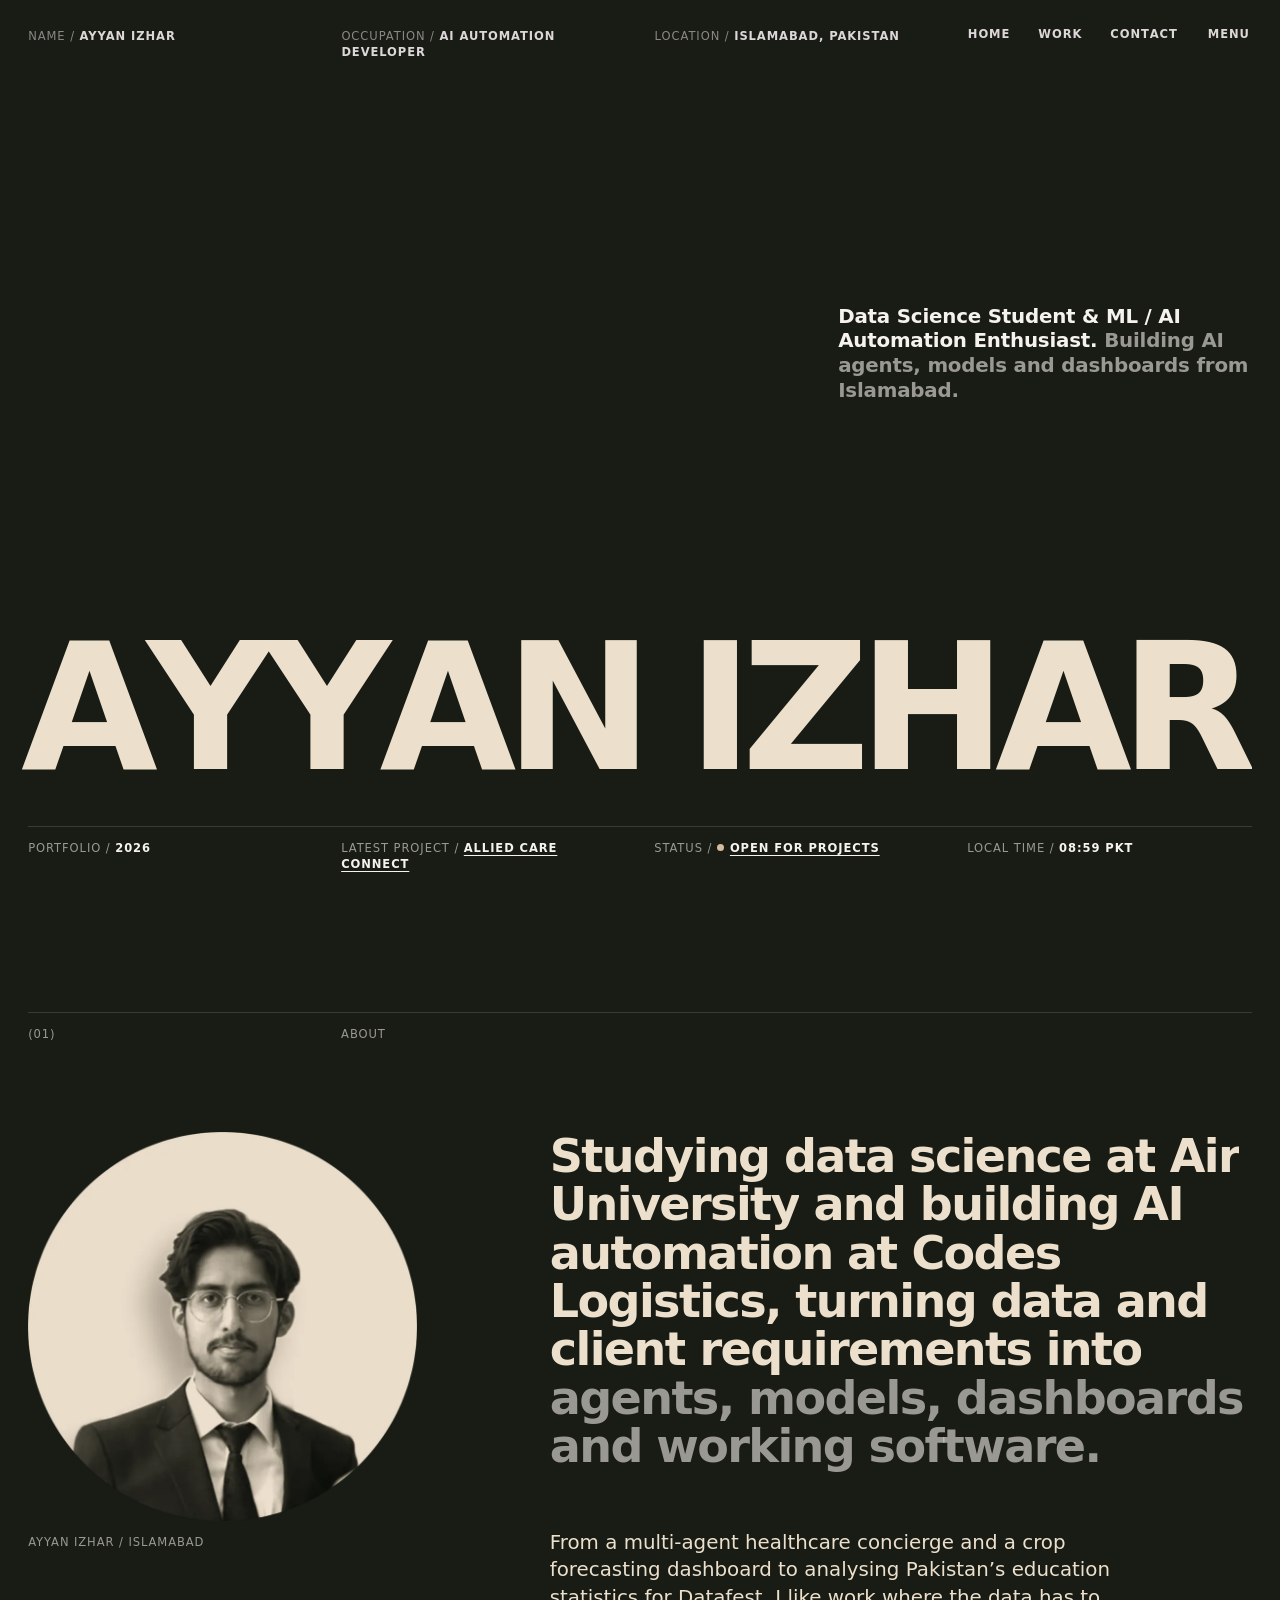
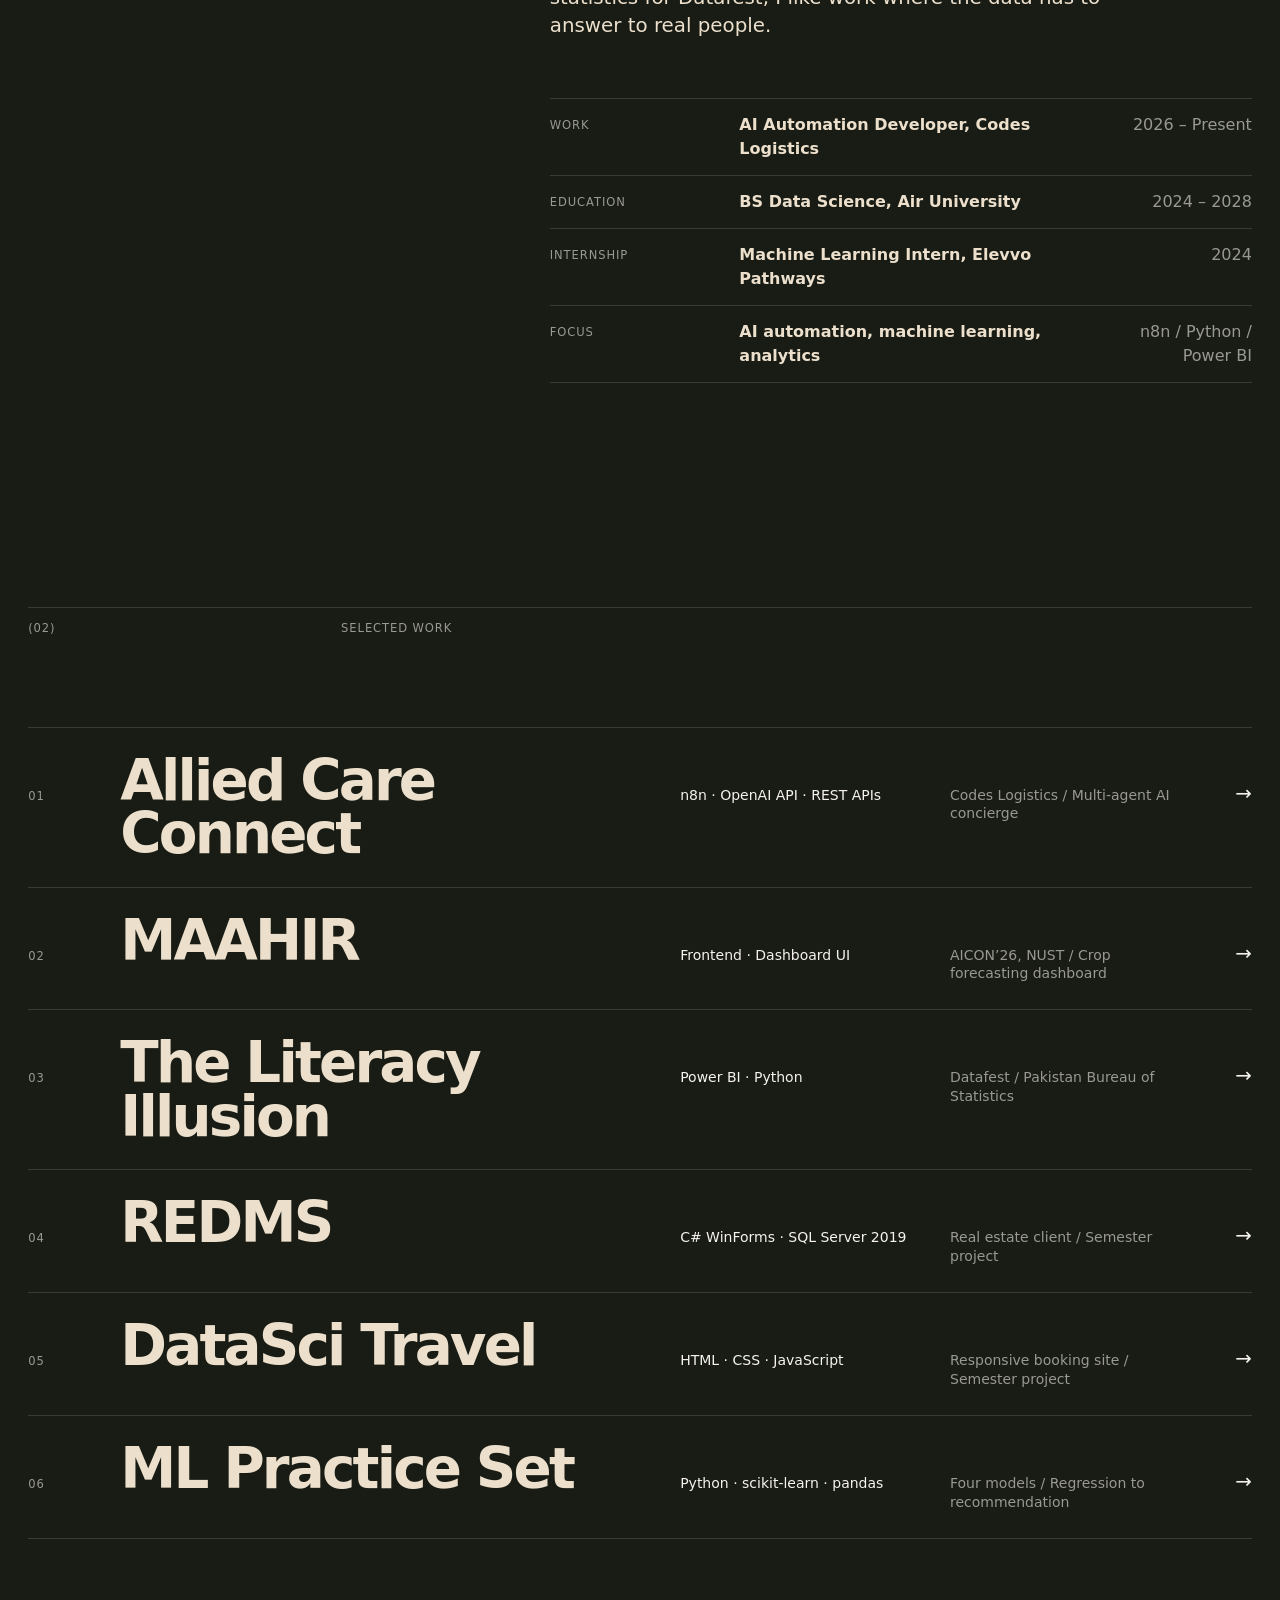
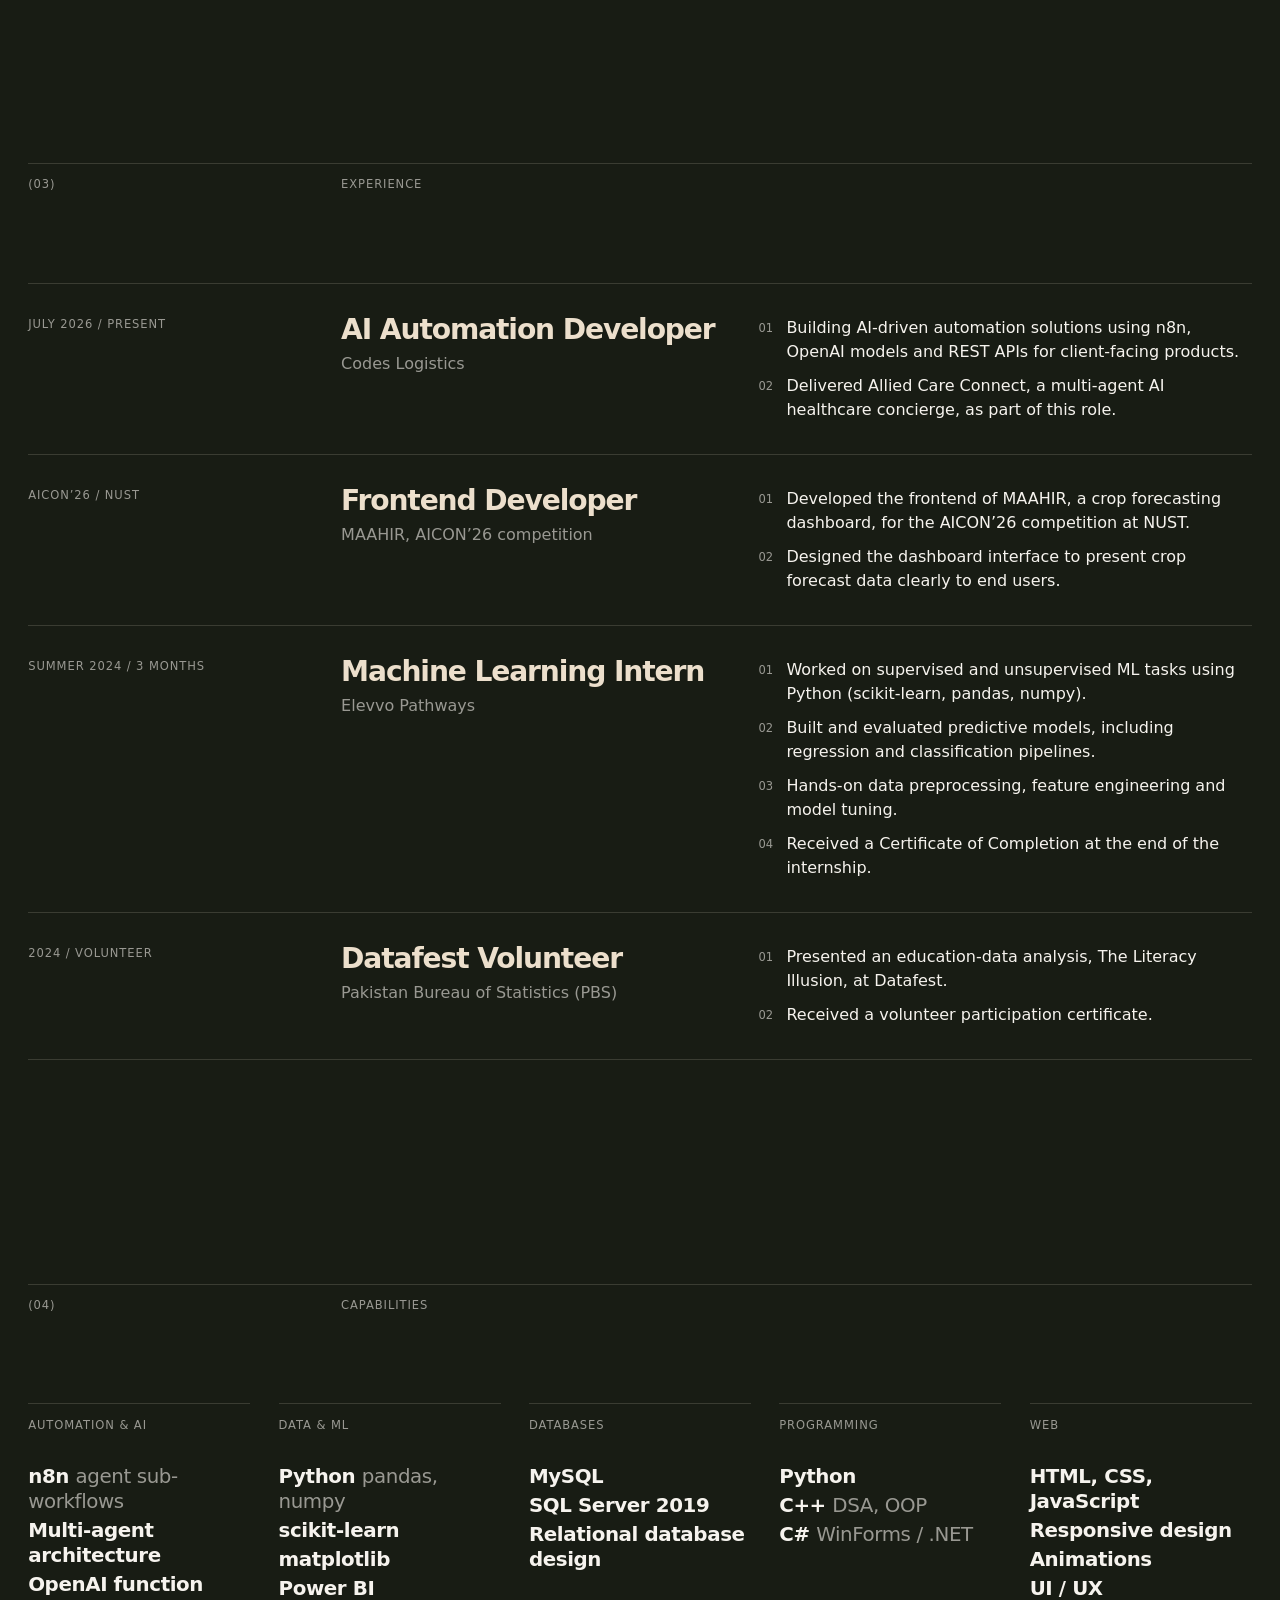
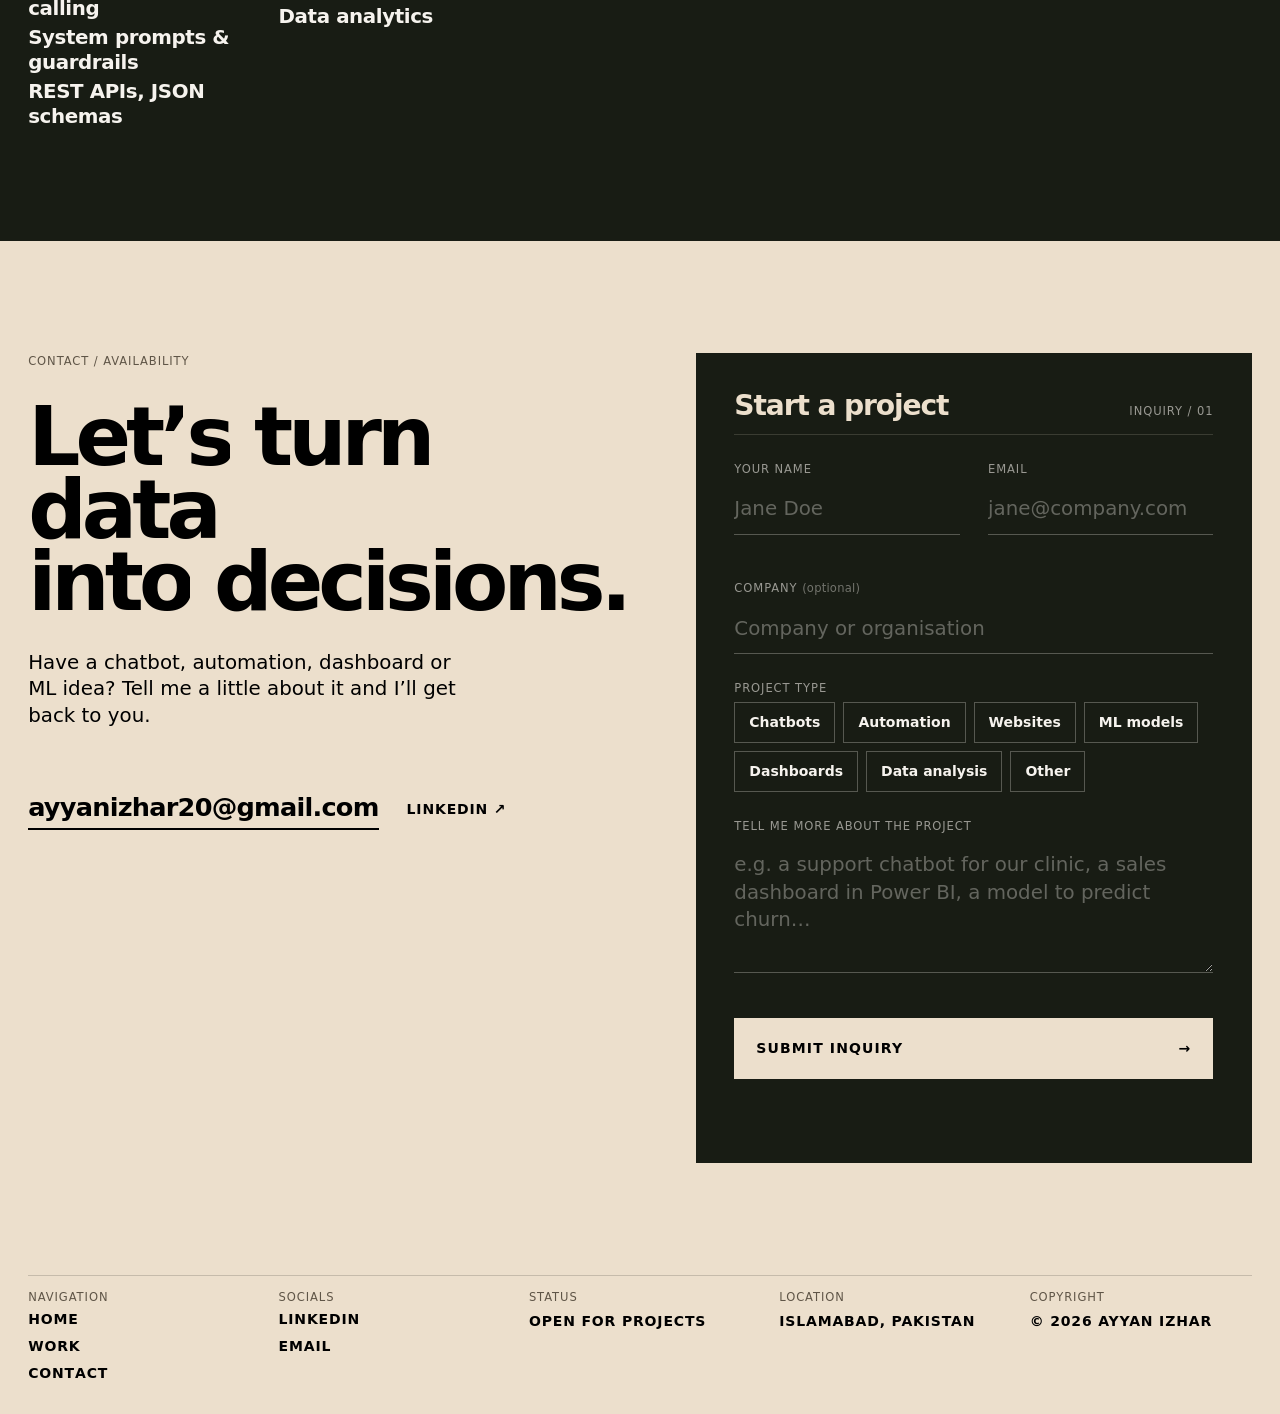
<file: index.html>
<!doctype html>
<html lang="en">
<head>
  <meta charset="utf-8">
  <meta name="viewport" content="width=device-width, initial-scale=1">
  <title>Ayyan Izhar | Data Science Portfolio</title>
  <meta name="description" content="Ayyan Izhar, AI automation developer and data science student in Islamabad. Multi-agent AI, machine learning, dashboards and data-driven software.">
  <meta name="theme-color" content="#181c14">
  <meta property="og:title" content="Ayyan Izhar | Data Science Portfolio">
  <meta property="og:description" content="Data Science Student & ML / AI Automation Enthusiast based in Islamabad, Pakistan.">
  <meta property="og:image" content="assets/img/portrait.png">
  <link rel="icon" href="data:image/svg+xml,%3Csvg xmlns='http://www.w3.org/2000/svg' viewBox='0 0 32 32'%3E%3Crect width='32' height='32' fill='%23181c14'/%3E%3Ctext x='16' y='23' font-family='Arial' font-weight='900' font-size='18' fill='%23ecdfcc' text-anchor='middle'%3EAI%3C/text%3E%3C/svg%3E">
  <link rel="preconnect" href="https://api.fontshare.com" crossorigin>
  <link rel="preconnect" href="https://cdn.fontshare.com" crossorigin>
  <link rel="stylesheet" href="https://api.fontshare.com/v2/css?f[]=satoshi@400,500,700,900&display=swap">
  <link rel="stylesheet" href="assets/css/tokens.css">
  <link rel="stylesheet" href="assets/css/main.css">
  <script>document.documentElement.classList.add('js');try{if(sessionStorage.getItem('pt'))document.documentElement.classList.add('is-entering')}catch(e){}</script>
  <script src="assets/js/main.js" defer></script>
</head>
<body>
  <a class="skip" href="#main">Skip to content</a>
  <div class="curtain" aria-hidden="true"></div>

  <header class="site-header">
    <p class="meta"><span class="meta-k">Name /</span> <span class="meta-v">Ayyan Izhar</span></p>
    <p class="meta"><span class="meta-k">Occupation /</span> <span class="meta-v">AI Automation Developer</span></p>
    <p class="meta"><span class="meta-k">Location /</span> <span class="meta-v">Islamabad, Pakistan</span></p>
    <nav class="nav" aria-label="Primary">
      <a href="index.html" data-roll>Home</a>
      <a href="#work" data-roll>Work</a>
      <a href="#contact" data-roll>Contact</a>
    </nav>
    <button class="menu-btn" type="button" aria-expanded="false" aria-controls="menu">
      <span class="menu-btn-inner"><span>Menu</span><span aria-hidden="true">Close</span></span>
    </button>
  </header>

  <div class="menu" id="menu" aria-hidden="true">
    <div class="menu-inner">
      <nav aria-label="Menu">
        <p class="label">Navigation</p>
        <ul class="menu-list">
          <li><a class="menu-link" href="index.html"><span class="menu-link-text">Home</span><span class="menu-num">01</span></a></li>
          <li><a class="menu-link" href="#work"><span class="menu-link-text">Work</span><span class="menu-num">02</span></a></li>
          <li><a class="menu-link" href="#contact"><span class="menu-link-text">Contact</span><span class="menu-num">03</span></a></li>
        </ul>
      </nav>
      <div class="menu-aside">
        <div>
          <p class="label">Projects</p>
          <ul>
            <li><a href="projects/allied-care-connect.html" data-roll>Allied Care Connect</a></li>
            <li><a href="projects/maahir.html" data-roll>MAAHIR</a></li>
            <li><a href="projects/literacy-illusion.html" data-roll>The Literacy Illusion</a></li>
            <li><a href="projects/redms.html" data-roll>REDMS</a></li>
            <li><a href="projects/datasci.html" data-roll>DataSci Travel</a></li>
            <li><a href="projects/ml-practice.html" data-roll>ML Practice Set</a></li>
          </ul>
        </div>
        <p class="meta"><span class="meta-k">Latest Project /</span> <a class="meta-v" href="projects/allied-care-connect.html">Allied Care Connect</a></p>
      </div>
    </div>
  </div>

  <main id="main">
    <section class="hero" aria-label="Introduction">
      <p class="hero-intro">Data Science Student &amp; ML / AI Automation Enthusiast. <span>Building AI agents, models and dashboards from Islamabad.</span></p>
      <h1 class="hero-name" aria-label="Ayyan Izhar"><span class="name-inner" aria-hidden="true"><span class="line">Ayyan</span><span class="line">Izhar</span></span></h1>
      <div class="strip">
        <p class="meta"><span class="meta-k">Portfolio /</span> <span class="meta-v">2026</span></p>
        <p class="meta"><span class="meta-k">Latest Project /</span> <a class="meta-v" href="projects/allied-care-connect.html">Allied Care Connect</a></p>
        <p class="meta"><span class="meta-k">Status /</span> <a class="meta-v" href="#contact"><span class="dot" aria-hidden="true"></span>Open for projects</a></p>
        <p class="meta"><span class="meta-k">Local time /</span> <span class="meta-v"><span data-clock>--:--</span> PKT</span></p>
      </div>
    </section>

    <section class="section" id="about" aria-labelledby="about-title">
      <div class="section-head"><span class="label">(01)</span><span class="label" id="about-title">About</span></div>
      <div class="about">
        <figure class="portrait" data-reveal>
          <img src="assets/img/portrait.webp" width="800" height="800" alt="Portrait of Ayyan Izhar in a dark suit and tie" loading="lazy" decoding="async">
          <figcaption class="label">Ayyan Izhar / Islamabad</figcaption>
        </figure>
        <div class="about-body">
          <h2 class="statement" data-words>Studying data science at Air University and building AI automation at Codes Logistics, turning data and client requirements into <em>agents, models, dashboards and working software.</em></h2>
          <p class="copy" data-reveal>From a multi-agent healthcare concierge and a crop forecasting dashboard to analysing Pakistan’s education statistics for Datafest, I like work where the data has to answer to real people.</p>
          <dl class="facts" data-reveal>
            <div><dt>Work</dt><dd>AI Automation Developer, Codes Logistics</dd><dd>2026 – Present</dd></div>
            <div><dt>Education</dt><dd>BS Data Science, Air University</dd><dd>2024 – 2028</dd></div>
            <div><dt>Internship</dt><dd>Machine Learning Intern, Elevvo Pathways</dd><dd>2024</dd></div>
            <div><dt>Focus</dt><dd>AI automation, machine learning, analytics</dd><dd>n8n / Python / Power BI</dd></div>
          </dl>
        </div>
      </div>
    </section>

    <section class="section" id="work" aria-labelledby="work-title">
      <div class="section-head"><span class="label">(02)</span><span class="label" id="work-title">Selected Work</span></div>
      <ol class="work-list">
        <li class="work-row" data-reveal>
          <a class="work-link" href="projects/allied-care-connect.html" data-preview="allied">
            <span class="work-num">01</span>
            <span class="work-title">Allied Care Connect</span>
            <span class="work-tags">n8n · OpenAI API · REST APIs</span>
            <span class="work-ctx">Codes Logistics / Multi-agent AI concierge</span>
            <span class="work-arrow" aria-hidden="true">→</span>
            <span class="work-media"><img src="assets/img/cover-allied.svg" alt="" loading="lazy" width="1200" height="800"></span>
          </a>
        </li>
        <li class="work-row" data-reveal>
          <a class="work-link" href="projects/maahir.html" data-preview="maahir">
            <span class="work-num">02</span>
            <span class="work-title">MAAHIR</span>
            <span class="work-tags">Frontend · Dashboard UI</span>
            <span class="work-ctx">AICON’26, NUST / Crop forecasting dashboard</span>
            <span class="work-arrow" aria-hidden="true">→</span>
            <span class="work-media"><img src="assets/img/maahir-snapshot.webp" alt="" loading="lazy" width="1600" height="1000"></span>
          </a>
        </li>
        <li class="work-row" data-reveal>
          <a class="work-link" href="projects/literacy-illusion.html" data-preview="datafest">
            <span class="work-num">03</span>
            <span class="work-title">The Literacy Illusion</span>
            <span class="work-tags">Power BI · Python</span>
            <span class="work-ctx">Datafest / Pakistan Bureau of Statistics</span>
            <span class="work-arrow" aria-hidden="true">→</span>
            <span class="work-media"><img src="assets/img/datafest-map.webp" alt="" loading="lazy" width="1024" height="576"></span>
          </a>
        </li>
        <li class="work-row" data-reveal>
          <a class="work-link" href="projects/redms.html" data-preview="redms">
            <span class="work-num">04</span>
            <span class="work-title">REDMS</span>
            <span class="work-tags">C# WinForms · SQL Server 2019</span>
            <span class="work-ctx">Real estate client / Semester project</span>
            <span class="work-arrow" aria-hidden="true">→</span>
            <span class="work-media"><img src="assets/img/cover-redms.svg" alt="" loading="lazy" width="1200" height="800"></span>
          </a>
        </li>
        <li class="work-row" data-reveal>
          <a class="work-link" href="projects/datasci.html" data-preview="datasci">
            <span class="work-num">05</span>
            <span class="work-title">DataSci Travel</span>
            <span class="work-tags">HTML · CSS · JavaScript</span>
            <span class="work-ctx">Responsive booking site / Semester project</span>
            <span class="work-arrow" aria-hidden="true">→</span>
            <span class="work-media"><img src="assets/img/datasci-home.webp" alt="" loading="lazy" width="1600" height="1000"></span>
          </a>
        </li>
        <li class="work-row" data-reveal>
          <a class="work-link" href="projects/ml-practice.html" data-preview="ml">
            <span class="work-num">06</span>
            <span class="work-title">ML Practice Set</span>
            <span class="work-tags">Python · scikit-learn · pandas</span>
            <span class="work-ctx">Four models / Regression to recommendation</span>
            <span class="work-arrow" aria-hidden="true">→</span>
            <span class="work-media"><img src="assets/img/cover-ml.svg" alt="" loading="lazy" width="1200" height="800"></span>
          </a>
        </li>
      </ol>
    </section>

    <section class="section" id="experience" aria-labelledby="exp-title">
      <div class="section-head"><span class="label">(03)</span><span class="label" id="exp-title">Experience</span></div>
      <div class="rows">
        <article class="row" data-reveal>
          <p class="row-when label">July 2026 / Present</p>
          <div class="row-what">
            <h3>AI Automation Developer</h3>
            <p>Codes Logistics</p>
          </div>
          <ul class="row-detail">
            <li>Building AI-driven automation solutions using n8n, OpenAI models and REST APIs for client-facing products.</li>
            <li>Delivered Allied Care Connect, a multi-agent AI healthcare concierge, as part of this role.</li>
          </ul>
        </article>
        <article class="row" data-reveal>
          <p class="row-when label">AICON’26 / NUST</p>
          <div class="row-what">
            <h3>Frontend Developer</h3>
            <p>MAAHIR, AICON’26 competition</p>
          </div>
          <ul class="row-detail">
            <li>Developed the frontend of MAAHIR, a crop forecasting dashboard, for the AICON’26 competition at NUST.</li>
            <li>Designed the dashboard interface to present crop forecast data clearly to end users.</li>
          </ul>
        </article>
        <article class="row" data-reveal>
          <p class="row-when label">Summer 2024 / 3 months</p>
          <div class="row-what">
            <h3>Machine Learning Intern</h3>
            <p>Elevvo Pathways</p>
          </div>
          <ul class="row-detail">
            <li>Worked on supervised and unsupervised ML tasks using Python (scikit-learn, pandas, numpy).</li>
            <li>Built and evaluated predictive models, including regression and classification pipelines.</li>
            <li>Hands-on data preprocessing, feature engineering and model tuning.</li>
            <li>Received a Certificate of Completion at the end of the internship.</li>
          </ul>
        </article>
        <article class="row" data-reveal>
          <p class="row-when label">2024 / Volunteer</p>
          <div class="row-what">
            <h3>Datafest Volunteer</h3>
            <p>Pakistan Bureau of Statistics (PBS)</p>
          </div>
          <ul class="row-detail">
            <li>Presented an education-data analysis, The Literacy Illusion, at Datafest.</li>
            <li>Received a volunteer participation certificate.</li>
          </ul>
        </article>
      </div>
    </section>

    <section class="section" id="capabilities" aria-labelledby="caps-title">
      <div class="section-head"><span class="label">(04)</span><span class="label" id="caps-title">Capabilities</span></div>
      <div class="caps">
        <div class="cap" data-reveal style="--d:0">
          <p class="label">Automation &amp; AI</p>
          <ul><li>n8n <span>agent sub-workflows</span></li><li>Multi-agent architecture</li><li>OpenAI function calling</li><li>System prompts &amp; guardrails</li><li>REST APIs, JSON schemas</li></ul>
        </div>
        <div class="cap" data-reveal style="--d:1">
          <p class="label">Data &amp; ML</p>
          <ul><li>Python <span>pandas, numpy</span></li><li>scikit-learn</li><li>matplotlib</li><li>Power BI</li><li>Data analytics</li></ul>
        </div>
        <div class="cap" data-reveal style="--d:2">
          <p class="label">Databases</p>
          <ul><li>MySQL</li><li>SQL Server 2019</li><li>Relational database design</li></ul>
        </div>
        <div class="cap" data-reveal style="--d:3">
          <p class="label">Programming</p>
          <ul><li>Python</li><li>C++ <span>DSA, OOP</span></li><li>C# <span>WinForms / .NET</span></li></ul>
        </div>
        <div class="cap" data-reveal style="--d:4">
          <p class="label">Web</p>
          <ul><li>HTML, CSS, JavaScript</li><li>Responsive design</li><li>Animations</li><li>UI / UX</li></ul>
        </div>
      </div>
    </section>
  </main>

  <footer class="contact" id="contact">
    <div class="contact-main">
      <div class="contact-intro">
        <p class="label">Contact / Availability</p>
        <h2 class="contact-title" data-words>Let’s turn data<br>into decisions.</h2>
        <p class="contact-note">Have a chatbot, automation, dashboard or ML idea? Tell me a little about it and I’ll get back to you.</p>
        <div class="contact-direct">
          <a class="contact-mail" href="mailto:ayyanizhar20@gmail.com">ayyanizhar20@gmail.com</a>
          <a href="https://linkedin.com/in/ayyan-izhar-a177a4330" target="_blank" rel="noopener" data-roll>LinkedIn ↗</a>
        </div>
      </div>

      <form class="inquiry" data-inquiry data-key="5af1431c-3515-425e-9345-6d85cdaa1de3" novalidate aria-labelledby="inq-title">
        <div class="inquiry-head"><h3 id="inq-title">Start a project</h3><span class="label">Inquiry / 01</span></div>
        <div class="field-row">
          <div class="field">
            <label for="inq-name">Your name</label>
            <input id="inq-name" name="name" type="text" autocomplete="name" placeholder="Jane Doe" required aria-describedby="inq-name-error">
            <span class="field-error" id="inq-name-error" aria-live="polite"></span>
          </div>
          <div class="field">
            <label for="inq-email">Email</label>
            <input id="inq-email" name="email" type="email" autocomplete="email" placeholder="jane@company.com" required aria-describedby="inq-email-error">
            <span class="field-error" id="inq-email-error" aria-live="polite"></span>
          </div>
        </div>
        <div class="field">
          <label for="inq-company">Company <i>(optional)</i></label>
          <input id="inq-company" name="company" type="text" autocomplete="organization" placeholder="Company or organisation">
        </div>
        <fieldset class="field">
          <legend>Project type</legend>
          <div class="chips">
            <label class="chip"><input type="checkbox" name="project_type" value="Chatbot / AI agent"><span>Chatbots</span></label>
            <label class="chip"><input type="checkbox" name="project_type" value="Automation (n8n)"><span>Automation</span></label>
            <label class="chip"><input type="checkbox" name="project_type" value="Website"><span>Websites</span></label>
            <label class="chip"><input type="checkbox" name="project_type" value="Machine learning"><span>ML models</span></label>
            <label class="chip"><input type="checkbox" name="project_type" value="Dashboard"><span>Dashboards</span></label>
            <label class="chip"><input type="checkbox" name="project_type" value="Data analysis"><span>Data analysis</span></label>
            <label class="chip"><input type="checkbox" name="project_type" value="Other"><span>Other</span></label>
          </div>
        </fieldset>
        <div class="field">
          <label for="inq-message">Tell me more about the project</label>
          <textarea id="inq-message" name="message" rows="4" placeholder="e.g. a support chatbot for our clinic, a sales dashboard in Power BI, a model to predict churn…" required aria-describedby="inq-message-error"></textarea>
          <span class="field-error" id="inq-message-error" aria-live="polite"></span>
        </div>
        <label class="hp" aria-hidden="true">Leave empty <input type="checkbox" name="botcheck" tabindex="-1" autocomplete="off"></label>
        <button class="inquiry-submit" type="submit"><span class="inquiry-submit-text">Submit inquiry</span><span class="arrow" aria-hidden="true">→</span></button>
        <p class="inquiry-status" role="status" aria-live="polite"></p>
      </form>
    </div>

    <div class="contact-grid">
      <div><p class="label">Navigation</p><a href="index.html" data-roll>Home</a><a href="#work" data-roll>Work</a><a href="#contact" data-roll>Contact</a></div>
      <div><p class="label">Socials</p><a href="https://linkedin.com/in/ayyan-izhar-a177a4330" target="_blank" rel="noopener" data-roll>LinkedIn</a><a href="mailto:ayyanizhar20@gmail.com" data-roll>Email</a></div>
      <div><p class="label">Status</p><p>Open for projects</p></div>
      <div><p class="label">Location</p><p>Islamabad, Pakistan</p></div>
      <div><p class="label">Copyright</p><p>© 2026 Ayyan Izhar</p></div>
    </div>
  </footer>

  <div class="preview" aria-hidden="true">
    <div class="preview-inner">
      <img class="preview-item" data-key="allied" src="assets/img/cover-allied.svg" alt="" loading="lazy">
      <img class="preview-item" data-key="maahir" src="assets/img/maahir-snapshot.webp" alt="" loading="lazy">
      <img class="preview-item" data-key="datafest" src="assets/img/datafest-map.webp" alt="" loading="lazy">
      <img class="preview-item" data-key="redms" src="assets/img/cover-redms.svg" alt="" loading="lazy">
      <img class="preview-item" data-key="datasci" src="assets/img/datasci-home.webp" alt="" loading="lazy">
      <img class="preview-item" data-key="ml" src="assets/img/cover-ml.svg" alt="" loading="lazy">
    </div>
  </div>
</body>
</html>
</file>
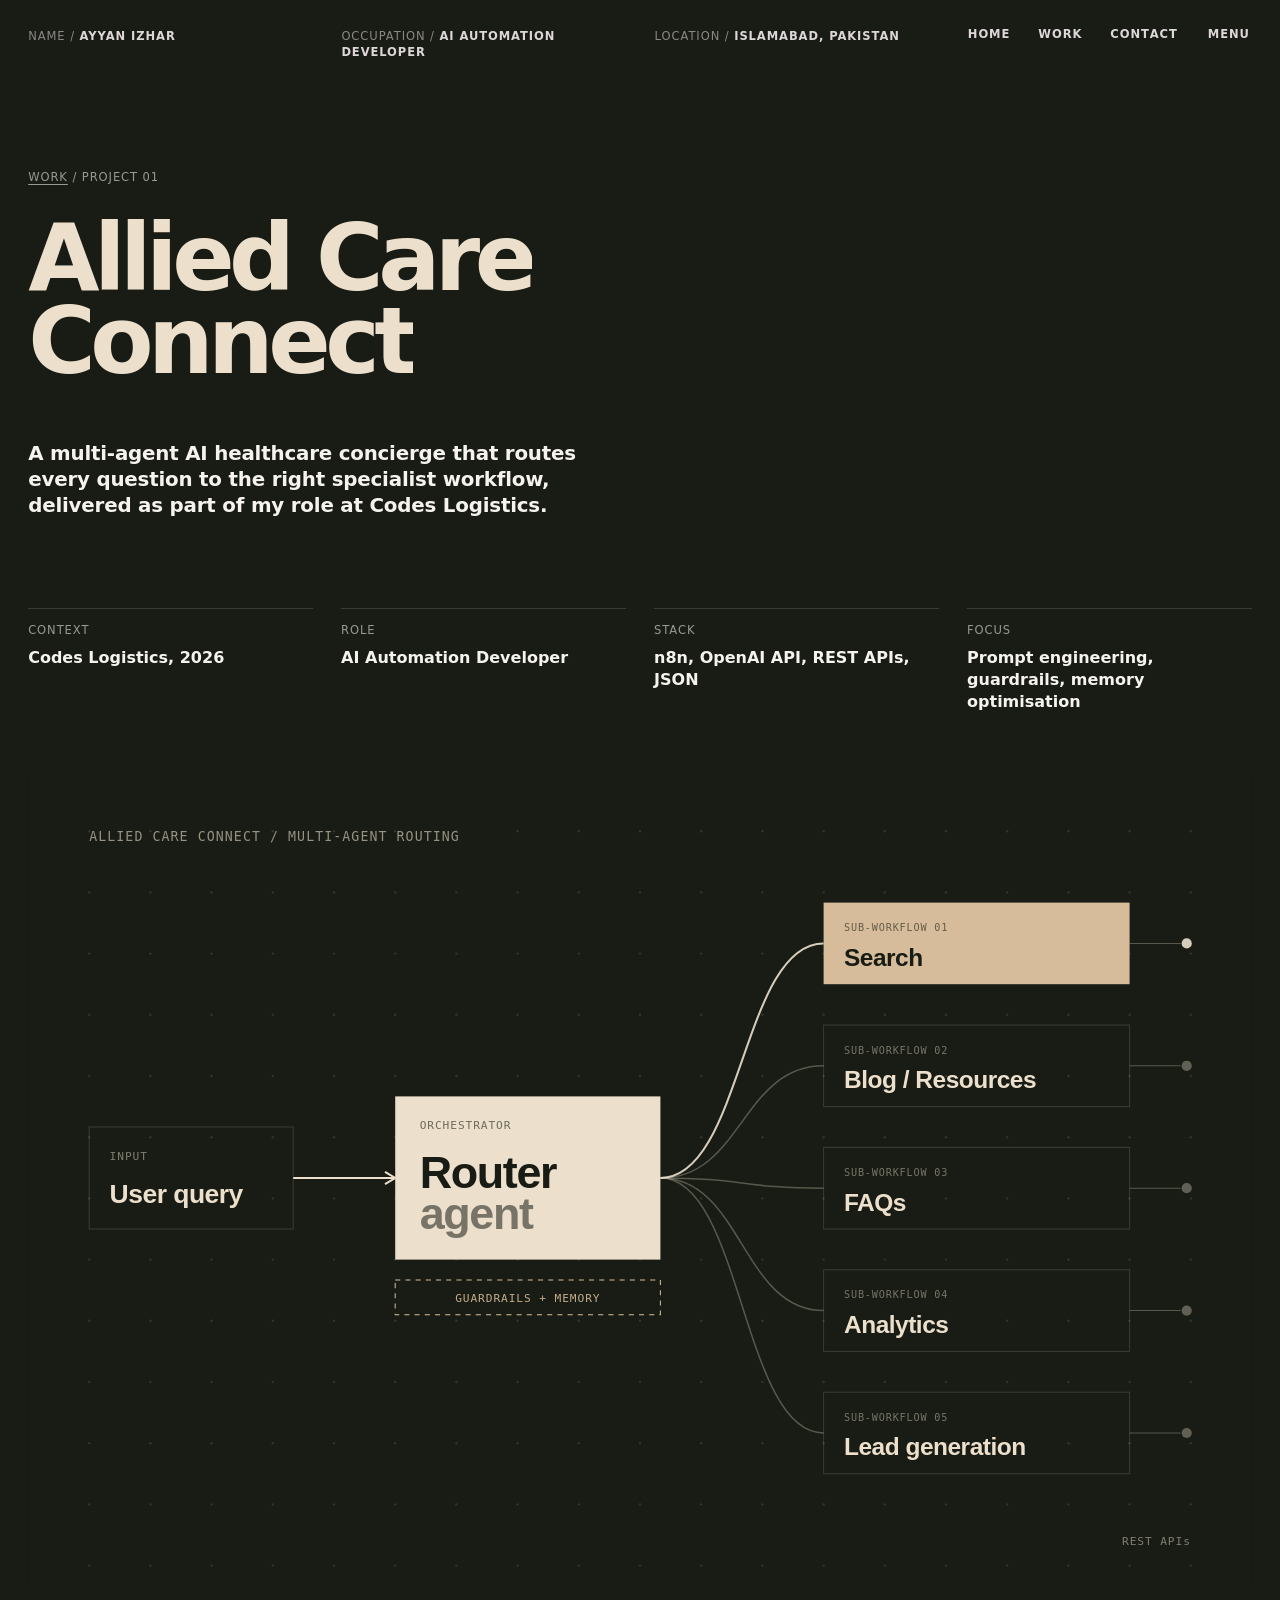
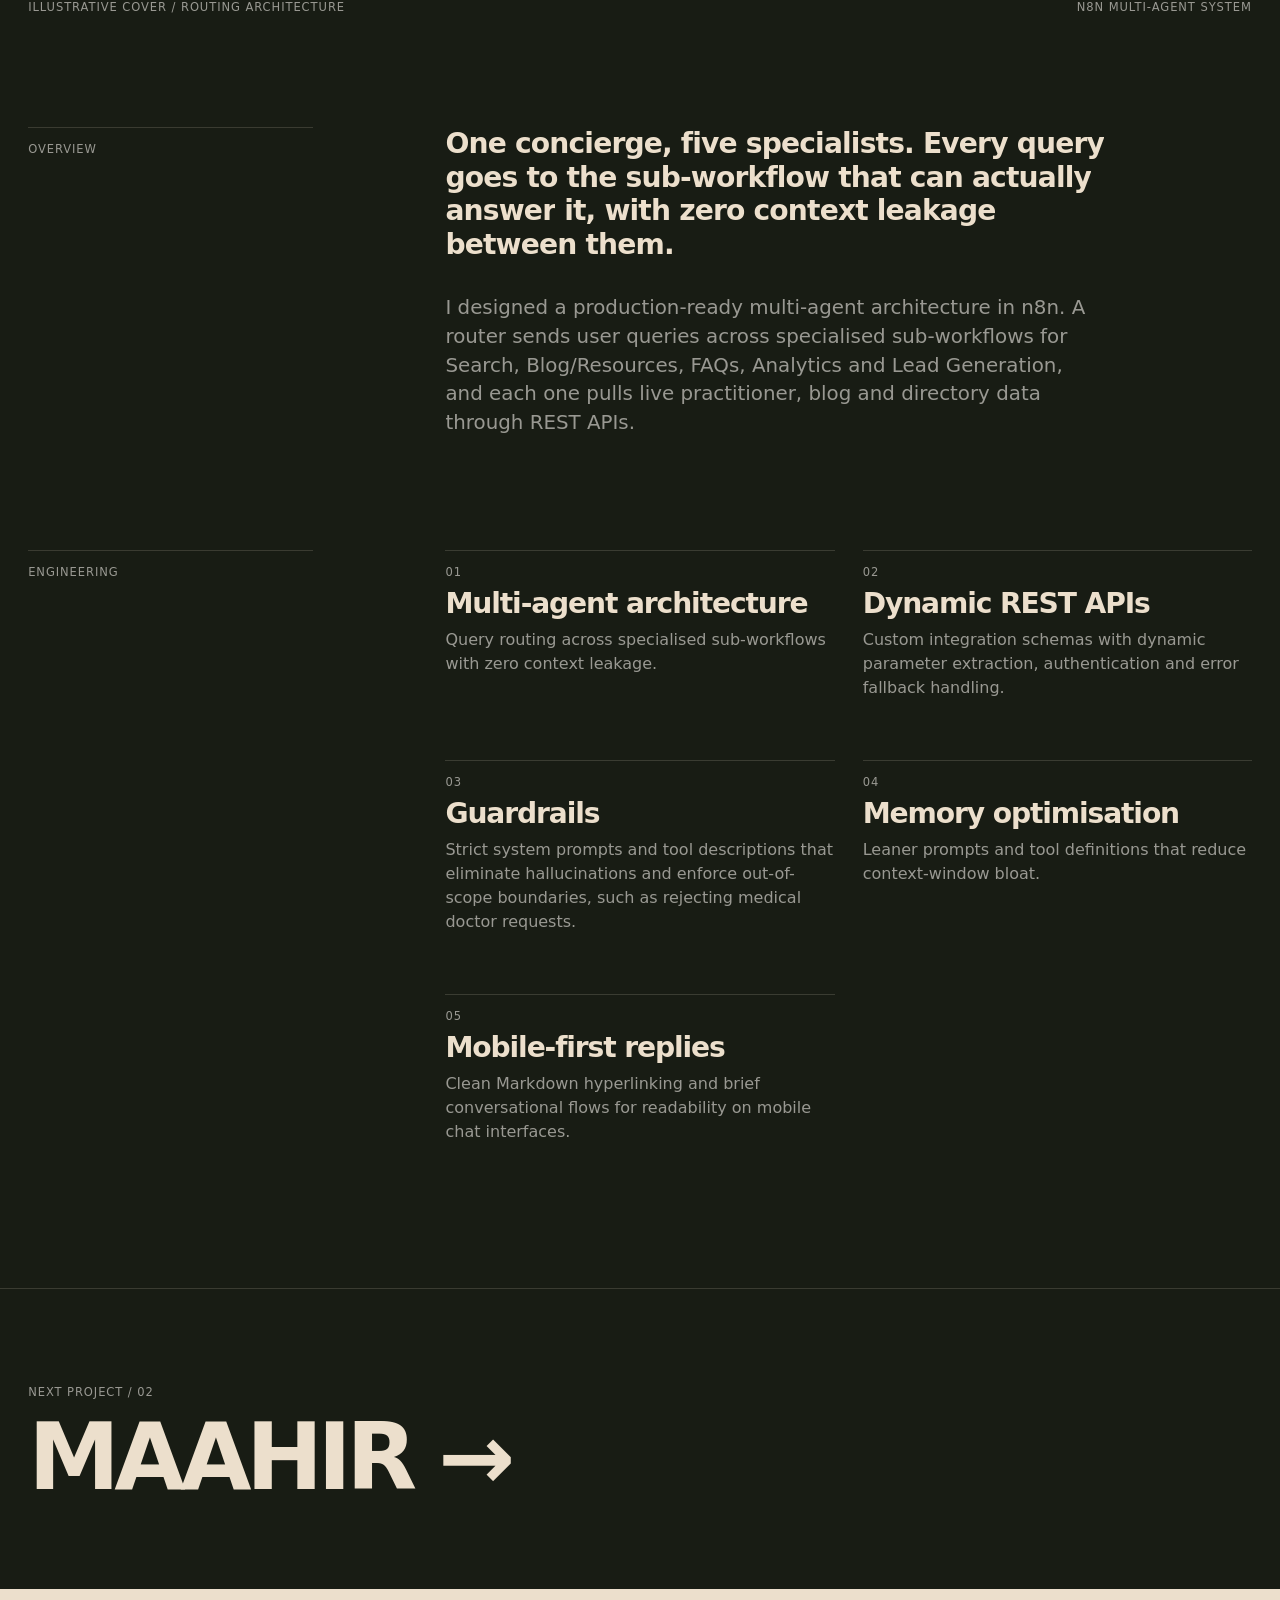
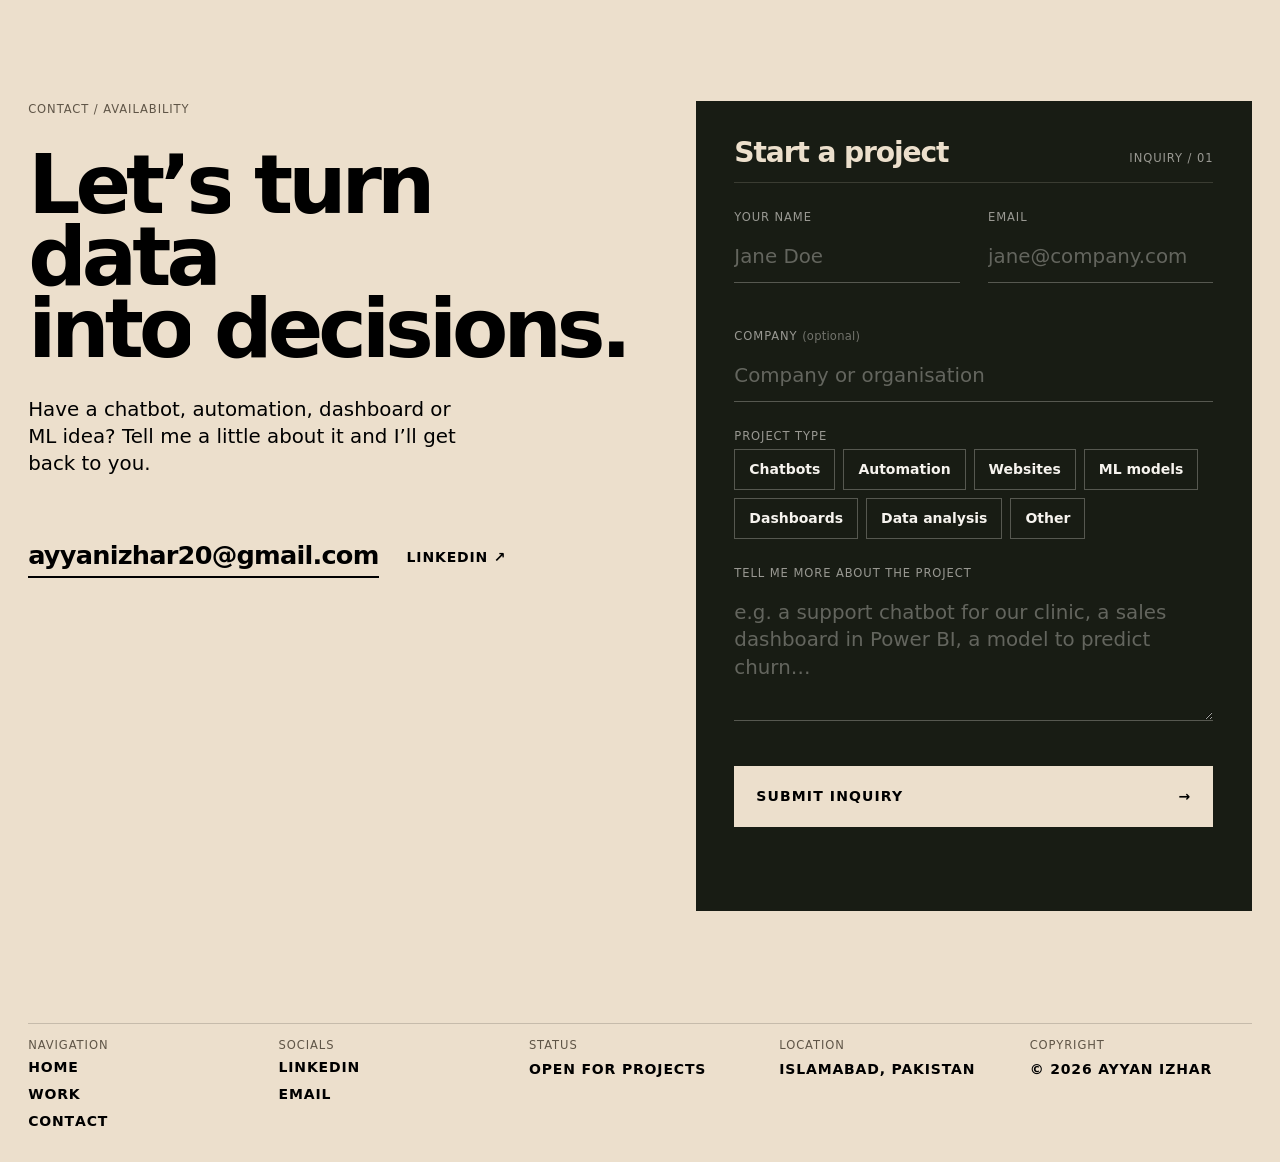
<file: projects/allied-care-connect.html>
<!doctype html>
<html lang="en">
<head>
  <meta charset="utf-8">
  <meta name="viewport" content="width=device-width, initial-scale=1">
  <title>Allied Care Connect | Ayyan Izhar</title>
  <meta name="description" content="Allied Care Connect: a multi-agent AI healthcare concierge built in n8n with the OpenAI API and REST APIs at Codes Logistics.">
  <meta name="theme-color" content="#181c14">
  <link rel="icon" href="data:image/svg+xml,%3Csvg xmlns='http://www.w3.org/2000/svg' viewBox='0 0 32 32'%3E%3Crect width='32' height='32' fill='%23181c14'/%3E%3Ctext x='16' y='23' font-family='Arial' font-weight='900' font-size='18' fill='%23ecdfcc' text-anchor='middle'%3EAI%3C/text%3E%3C/svg%3E">
  <link rel="preconnect" href="https://api.fontshare.com" crossorigin>
  <link rel="preconnect" href="https://cdn.fontshare.com" crossorigin>
  <link rel="stylesheet" href="https://api.fontshare.com/v2/css?f[]=satoshi@400,500,700,900&display=swap">
  <link rel="stylesheet" href="../assets/css/tokens.css">
  <link rel="stylesheet" href="../assets/css/main.css">
  <script>document.documentElement.classList.add('js');try{if(sessionStorage.getItem('pt'))document.documentElement.classList.add('is-entering')}catch(e){}</script>
  <script src="../assets/js/main.js" defer></script>
</head>
<body>
  <a class="skip" href="#main">Skip to content</a>
  <div class="curtain" aria-hidden="true"></div>

  <header class="site-header">
    <p class="meta"><span class="meta-k">Name /</span> <span class="meta-v">Ayyan Izhar</span></p>
    <p class="meta"><span class="meta-k">Occupation /</span> <span class="meta-v">AI Automation Developer</span></p>
    <p class="meta"><span class="meta-k">Location /</span> <span class="meta-v">Islamabad, Pakistan</span></p>
    <nav class="nav" aria-label="Primary">
      <a href="../index.html" data-roll>Home</a>
      <a href="../index.html#work" data-roll>Work</a>
      <a href="#contact" data-roll>Contact</a>
    </nav>
    <button class="menu-btn" type="button" aria-expanded="false" aria-controls="menu">
      <span class="menu-btn-inner"><span>Menu</span><span aria-hidden="true">Close</span></span>
    </button>
  </header>

  <div class="menu" id="menu" aria-hidden="true">
    <div class="menu-inner">
      <nav aria-label="Menu">
        <p class="label">Navigation</p>
        <ul class="menu-list">
          <li><a class="menu-link" href="../index.html"><span class="menu-link-text">Home</span><span class="menu-num">01</span></a></li>
          <li><a class="menu-link" href="../index.html#work"><span class="menu-link-text">Work</span><span class="menu-num">02</span></a></li>
          <li><a class="menu-link" href="#contact"><span class="menu-link-text">Contact</span><span class="menu-num">03</span></a></li>
        </ul>
      </nav>
      <div class="menu-aside">
        <div>
          <p class="label">Projects</p>
          <ul>
            <li><a href="allied-care-connect.html" data-roll>Allied Care Connect</a></li>
            <li><a href="maahir.html" data-roll>MAAHIR</a></li>
            <li><a href="literacy-illusion.html" data-roll>The Literacy Illusion</a></li>
            <li><a href="redms.html" data-roll>REDMS</a></li>
            <li><a href="datasci.html" data-roll>DataSci Travel</a></li>
            <li><a href="ml-practice.html" data-roll>ML Practice Set</a></li>
          </ul>
        </div>
        <p class="meta"><span class="meta-k">Latest Project /</span> <a class="meta-v" href="allied-care-connect.html">Allied Care Connect</a></p>
      </div>
    </div>
  </div>

  <main id="main" class="project">
    <section class="p-hero">
      <p class="label" data-reveal><a href="../index.html#work">Work</a> / Project 01</p>
      <h1 class="p-title" data-words>Allied Care Connect</h1>
      <p class="p-lede" data-reveal>A multi-agent AI healthcare concierge that routes every question to the right specialist workflow, delivered as part of my role at Codes Logistics.</p>
      <dl class="p-meta">
        <div data-reveal style="--d:0"><dt>Context</dt><dd>Codes Logistics, 2026</dd></div>
        <div data-reveal style="--d:1"><dt>Role</dt><dd>AI Automation Developer</dd></div>
        <div data-reveal style="--d:2"><dt>Stack</dt><dd>n8n, OpenAI API, REST APIs, JSON</dd></div>
        <div data-reveal style="--d:3"><dt>Focus</dt><dd>Prompt engineering, guardrails, memory optimisation</dd></div>
      </dl>
    </section>

    <figure class="p-cover">
      <div class="p-cover-frame">
        <img src="../assets/img/cover-allied.svg" alt="Diagram of the multi-agent routing: a user query goes to a router agent with guardrails, which dispatches to Search, Blog / Resources, FAQs, Analytics and Lead generation sub-workflows backed by REST APIs" width="1200" height="800" decoding="async">
      </div>
      <figcaption><span class="label">Illustrative cover / routing architecture</span><span class="label">n8n multi-agent system</span></figcaption>
    </figure>

    <section class="p-block" aria-label="Overview">
      <p class="label">Overview</p>
      <div class="p-block-body">
        <p data-words>One concierge, five specialists. Every query goes to the sub-workflow that can actually answer it, with zero context leakage between them.</p>
        <p data-reveal>I designed a production-ready multi-agent architecture in n8n. A router sends user queries across specialised sub-workflows for Search, Blog/Resources, FAQs, Analytics and Lead Generation, and each one pulls live practitioner, blog and directory data through REST APIs.</p>
      </div>
    </section>

    <section class="p-block" aria-label="Engineering">
      <p class="label">Engineering</p>
      <div class="p-block-body">
          <div class="p-grid">
            <article class="p-card" data-reveal style="--d:0"><p class="label">01</p><h3>Multi-agent architecture</h3><p>Query routing across specialised sub-workflows with zero context leakage.</p></article>
            <article class="p-card" data-reveal style="--d:1"><p class="label">02</p><h3>Dynamic REST APIs</h3><p>Custom integration schemas with dynamic parameter extraction, authentication and error fallback handling.</p></article>
            <article class="p-card" data-reveal style="--d:0"><p class="label">03</p><h3>Guardrails</h3><p>Strict system prompts and tool descriptions that eliminate hallucinations and enforce out-of-scope boundaries, such as rejecting medical doctor requests.</p></article>
            <article class="p-card" data-reveal style="--d:1"><p class="label">04</p><h3>Memory optimisation</h3><p>Leaner prompts and tool definitions that reduce context-window bloat.</p></article>
            <article class="p-card" data-reveal style="--d:0"><p class="label">05</p><h3>Mobile-first replies</h3><p>Clean Markdown hyperlinking and brief conversational flows for readability on mobile chat interfaces.</p></article>
          </div>
      </div>
    </section>

    <a class="p-next" href="maahir.html">
      <span class="label">Next project / 02</span>
      <span class="p-next-title">MAAHIR →</span>
    </a>
  </main>

  <footer class="contact" id="contact">
    <div class="contact-main">
      <div class="contact-intro">
        <p class="label">Contact / Availability</p>
        <h2 class="contact-title" data-words>Let’s turn data<br>into decisions.</h2>
        <p class="contact-note">Have a chatbot, automation, dashboard or ML idea? Tell me a little about it and I’ll get back to you.</p>
        <div class="contact-direct">
          <a class="contact-mail" href="mailto:ayyanizhar20@gmail.com">ayyanizhar20@gmail.com</a>
          <a href="https://linkedin.com/in/ayyan-izhar-a177a4330" target="_blank" rel="noopener" data-roll>LinkedIn ↗</a>
        </div>
      </div>

      <form class="inquiry" data-inquiry data-key="5af1431c-3515-425e-9345-6d85cdaa1de3" novalidate aria-labelledby="inq-title">
        <div class="inquiry-head"><h3 id="inq-title">Start a project</h3><span class="label">Inquiry / 01</span></div>
        <div class="field-row">
          <div class="field">
            <label for="inq-name">Your name</label>
            <input id="inq-name" name="name" type="text" autocomplete="name" placeholder="Jane Doe" required aria-describedby="inq-name-error">
            <span class="field-error" id="inq-name-error" aria-live="polite"></span>
          </div>
          <div class="field">
            <label for="inq-email">Email</label>
            <input id="inq-email" name="email" type="email" autocomplete="email" placeholder="jane@company.com" required aria-describedby="inq-email-error">
            <span class="field-error" id="inq-email-error" aria-live="polite"></span>
          </div>
        </div>
        <div class="field">
          <label for="inq-company">Company <i>(optional)</i></label>
          <input id="inq-company" name="company" type="text" autocomplete="organization" placeholder="Company or organisation">
        </div>
        <fieldset class="field">
          <legend>Project type</legend>
          <div class="chips">
            <label class="chip"><input type="checkbox" name="project_type" value="Chatbot / AI agent"><span>Chatbots</span></label>
            <label class="chip"><input type="checkbox" name="project_type" value="Automation (n8n)"><span>Automation</span></label>
            <label class="chip"><input type="checkbox" name="project_type" value="Website"><span>Websites</span></label>
            <label class="chip"><input type="checkbox" name="project_type" value="Machine learning"><span>ML models</span></label>
            <label class="chip"><input type="checkbox" name="project_type" value="Dashboard"><span>Dashboards</span></label>
            <label class="chip"><input type="checkbox" name="project_type" value="Data analysis"><span>Data analysis</span></label>
            <label class="chip"><input type="checkbox" name="project_type" value="Other"><span>Other</span></label>
          </div>
        </fieldset>
        <div class="field">
          <label for="inq-message">Tell me more about the project</label>
          <textarea id="inq-message" name="message" rows="4" placeholder="e.g. a support chatbot for our clinic, a sales dashboard in Power BI, a model to predict churn…" required aria-describedby="inq-message-error"></textarea>
          <span class="field-error" id="inq-message-error" aria-live="polite"></span>
        </div>
        <label class="hp" aria-hidden="true">Leave empty <input type="checkbox" name="botcheck" tabindex="-1" autocomplete="off"></label>
        <button class="inquiry-submit" type="submit"><span class="inquiry-submit-text">Submit inquiry</span><span class="arrow" aria-hidden="true">→</span></button>
        <p class="inquiry-status" role="status" aria-live="polite"></p>
      </form>
    </div>

    <div class="contact-grid">
      <div><p class="label">Navigation</p><a href="../index.html" data-roll>Home</a><a href="../index.html#work" data-roll>Work</a><a href="#contact" data-roll>Contact</a></div>
      <div><p class="label">Socials</p><a href="https://linkedin.com/in/ayyan-izhar-a177a4330" target="_blank" rel="noopener" data-roll>LinkedIn</a><a href="mailto:ayyanizhar20@gmail.com" data-roll>Email</a></div>
      <div><p class="label">Status</p><p>Open for projects</p></div>
      <div><p class="label">Location</p><p>Islamabad, Pakistan</p></div>
      <div><p class="label">Copyright</p><p>© 2026 Ayyan Izhar</p></div>
    </div>
  </footer>
</body>
</html>
</file>
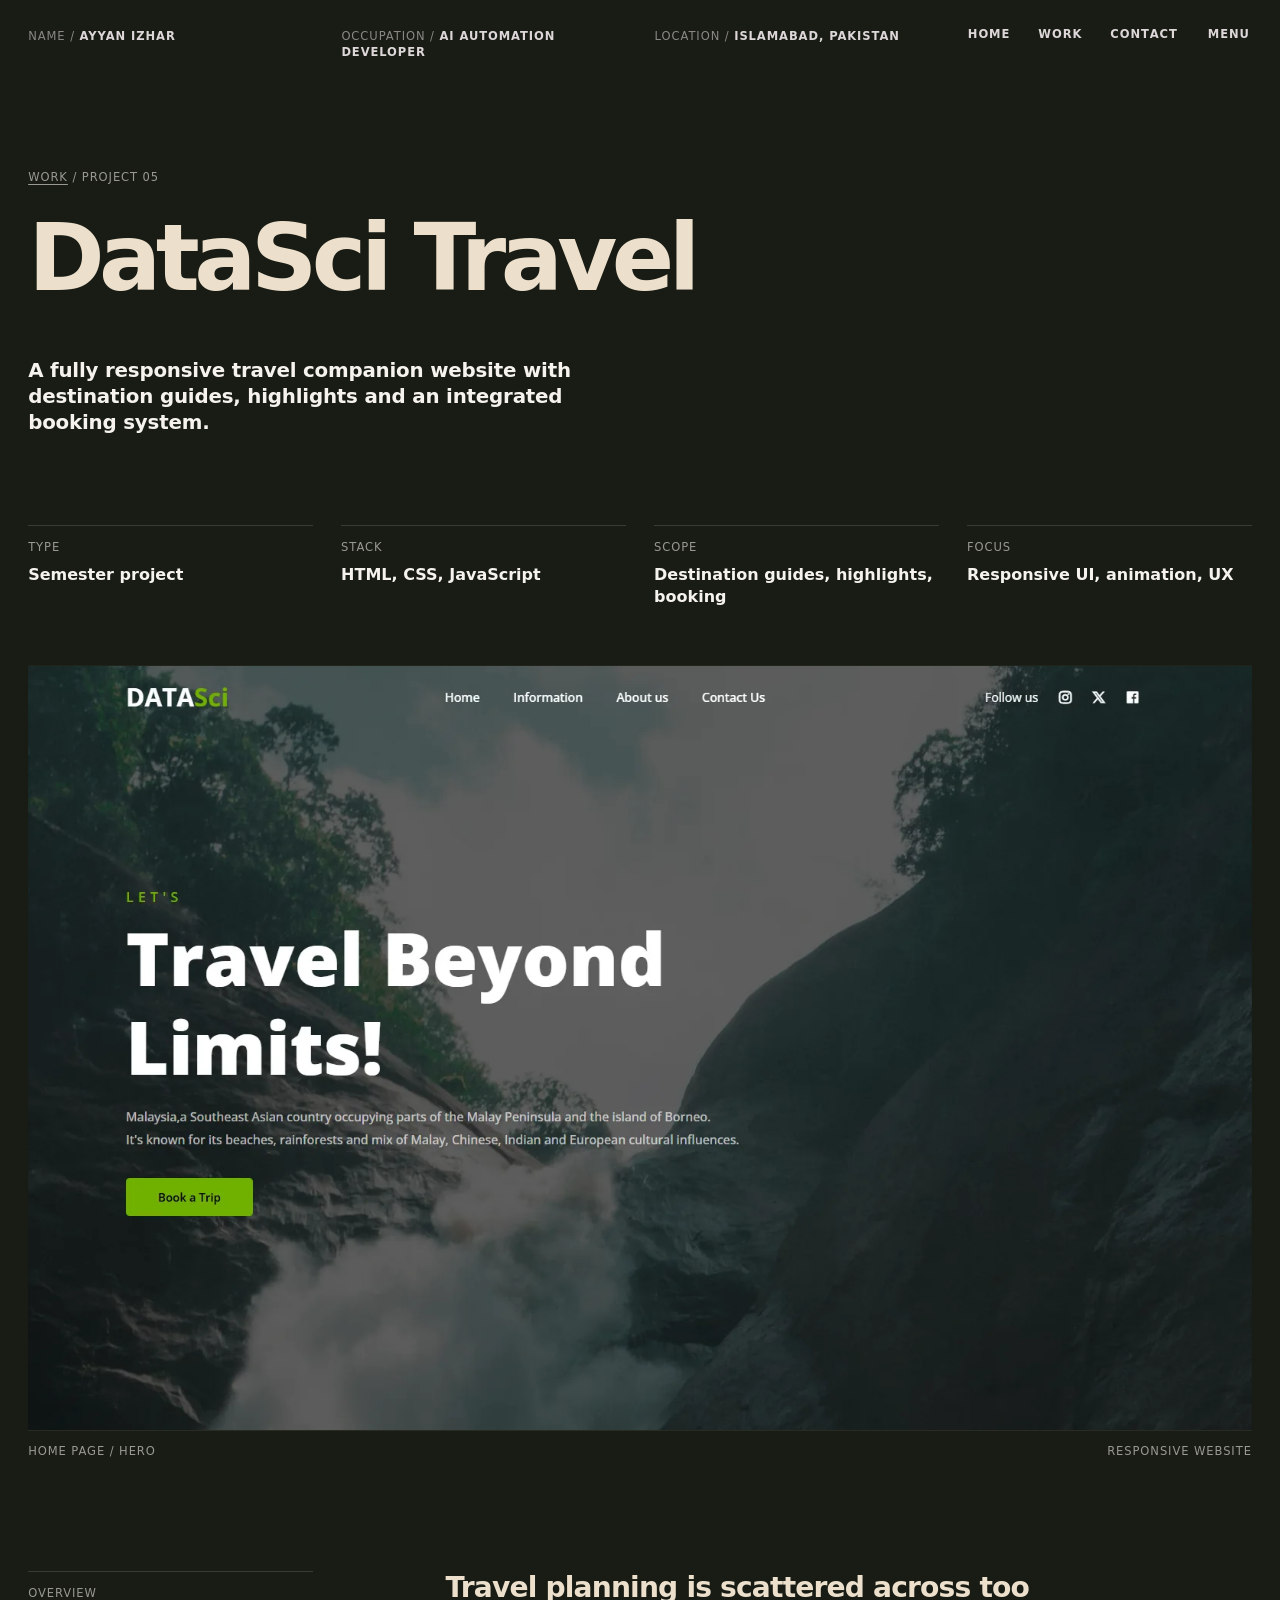
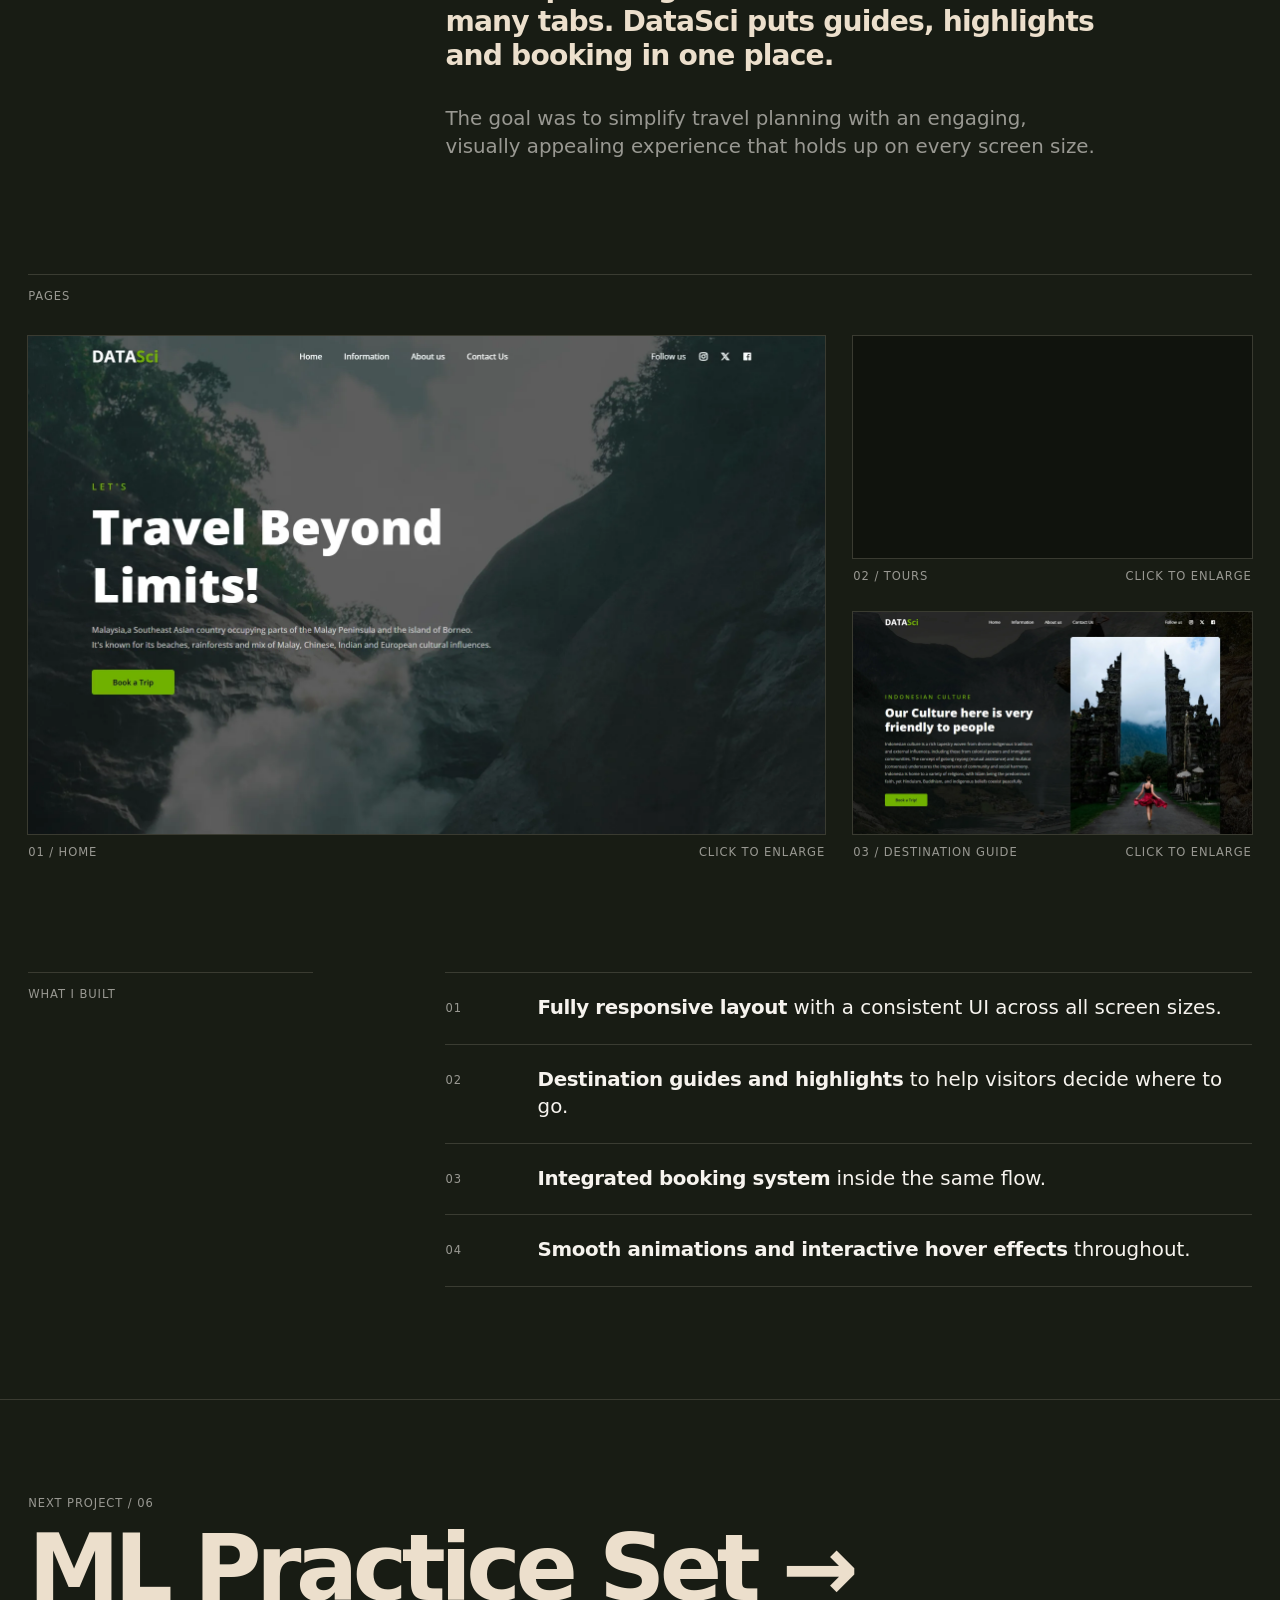
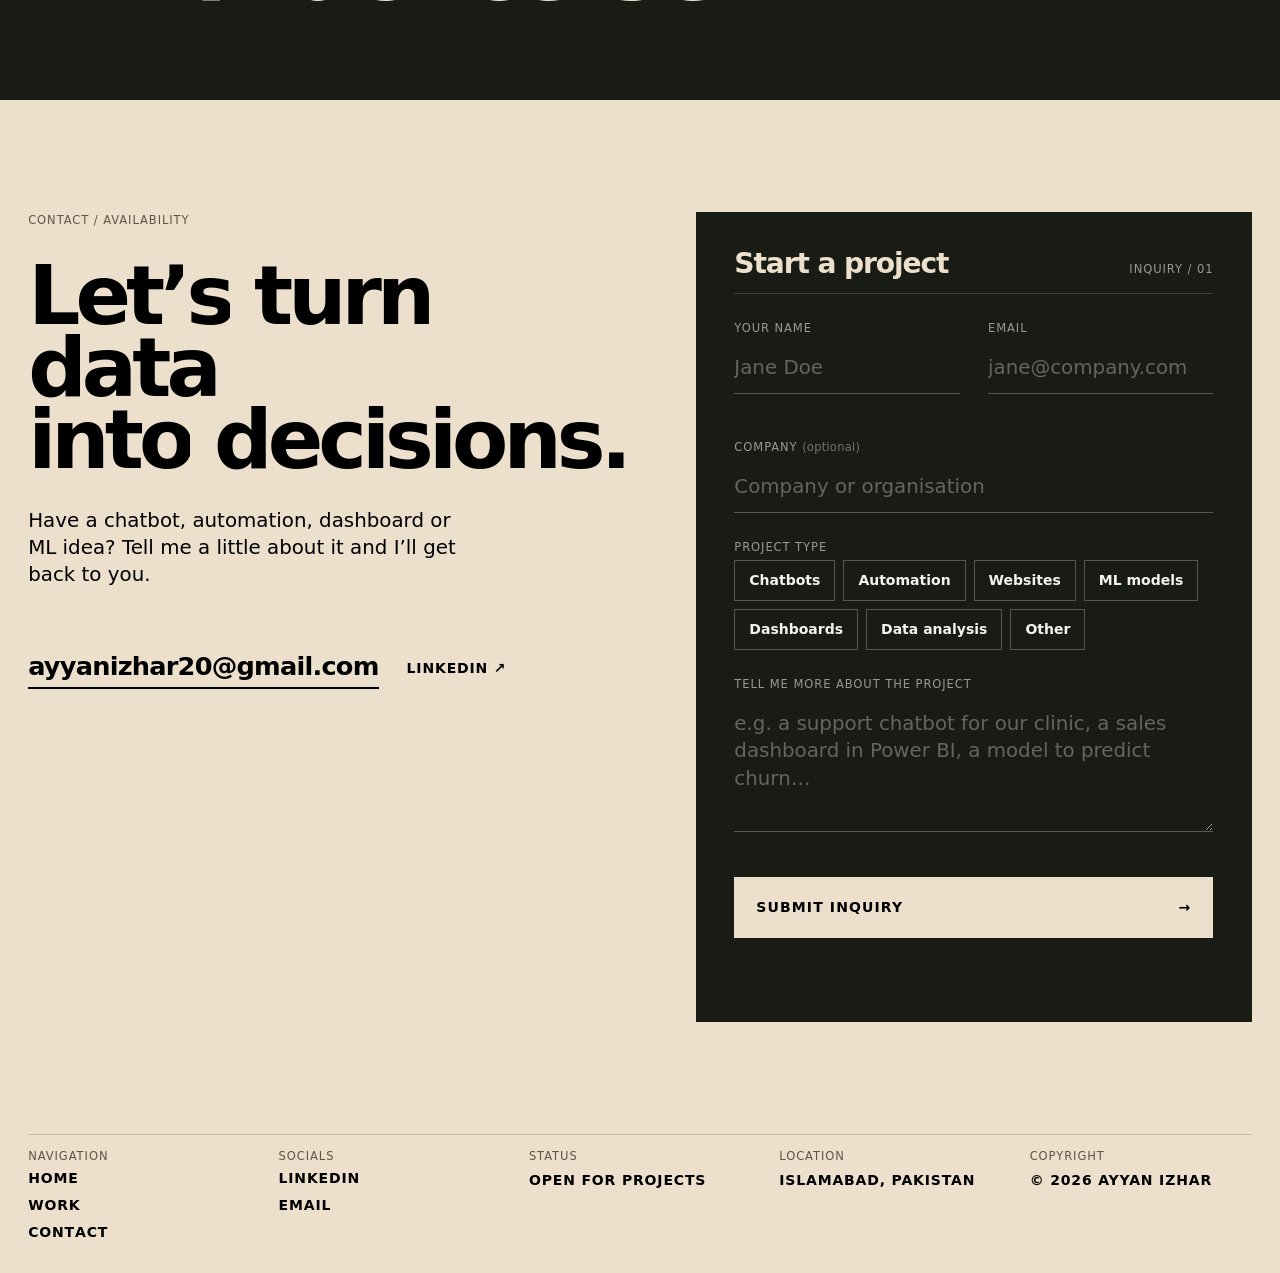
<file: projects/datasci.html>
<!doctype html>
<html lang="en">
<head>
  <meta charset="utf-8">
  <meta name="viewport" content="width=device-width, initial-scale=1">
  <title>DataSci Travel | Ayyan Izhar</title>
  <meta name="description" content="DataSci: a fully responsive travel companion website with destination guides, highlights and an integrated booking system, built in HTML, CSS and JavaScript.">
  <meta name="theme-color" content="#181c14">
  <link rel="icon" href="data:image/svg+xml,%3Csvg xmlns='http://www.w3.org/2000/svg' viewBox='0 0 32 32'%3E%3Crect width='32' height='32' fill='%23181c14'/%3E%3Ctext x='16' y='23' font-family='Arial' font-weight='900' font-size='18' fill='%23ecdfcc' text-anchor='middle'%3EAI%3C/text%3E%3C/svg%3E">
  <link rel="preconnect" href="https://api.fontshare.com" crossorigin>
  <link rel="preconnect" href="https://cdn.fontshare.com" crossorigin>
  <link rel="stylesheet" href="https://api.fontshare.com/v2/css?f[]=satoshi@400,500,700,900&display=swap">
  <link rel="stylesheet" href="../assets/css/tokens.css">
  <link rel="stylesheet" href="../assets/css/main.css">
  <script>document.documentElement.classList.add('js');try{if(sessionStorage.getItem('pt'))document.documentElement.classList.add('is-entering')}catch(e){}</script>
  <script src="../assets/js/main.js" defer></script>
</head>
<body>
  <a class="skip" href="#main">Skip to content</a>
  <div class="curtain" aria-hidden="true"></div>

  <header class="site-header">
    <p class="meta"><span class="meta-k">Name /</span> <span class="meta-v">Ayyan Izhar</span></p>
    <p class="meta"><span class="meta-k">Occupation /</span> <span class="meta-v">AI Automation Developer</span></p>
    <p class="meta"><span class="meta-k">Location /</span> <span class="meta-v">Islamabad, Pakistan</span></p>
    <nav class="nav" aria-label="Primary">
      <a href="../index.html" data-roll>Home</a>
      <a href="../index.html#work" data-roll>Work</a>
      <a href="#contact" data-roll>Contact</a>
    </nav>
    <button class="menu-btn" type="button" aria-expanded="false" aria-controls="menu">
      <span class="menu-btn-inner"><span>Menu</span><span aria-hidden="true">Close</span></span>
    </button>
  </header>

  <div class="menu" id="menu" aria-hidden="true">
    <div class="menu-inner">
      <nav aria-label="Menu">
        <p class="label">Navigation</p>
        <ul class="menu-list">
          <li><a class="menu-link" href="../index.html"><span class="menu-link-text">Home</span><span class="menu-num">01</span></a></li>
          <li><a class="menu-link" href="../index.html#work"><span class="menu-link-text">Work</span><span class="menu-num">02</span></a></li>
          <li><a class="menu-link" href="#contact"><span class="menu-link-text">Contact</span><span class="menu-num">03</span></a></li>
        </ul>
      </nav>
      <div class="menu-aside">
        <div>
          <p class="label">Projects</p>
          <ul>
            <li><a href="allied-care-connect.html" data-roll>Allied Care Connect</a></li>
            <li><a href="maahir.html" data-roll>MAAHIR</a></li>
            <li><a href="literacy-illusion.html" data-roll>The Literacy Illusion</a></li>
            <li><a href="redms.html" data-roll>REDMS</a></li>
            <li><a href="datasci.html" data-roll>DataSci Travel</a></li>
            <li><a href="ml-practice.html" data-roll>ML Practice Set</a></li>
          </ul>
        </div>
        <p class="meta"><span class="meta-k">Latest Project /</span> <a class="meta-v" href="allied-care-connect.html">Allied Care Connect</a></p>
      </div>
    </div>
  </div>

  <main id="main" class="project">
    <section class="p-hero">
      <p class="label" data-reveal><a href="../index.html#work">Work</a> / Project 05</p>
      <h1 class="p-title" data-words>DataSci Travel</h1>
      <p class="p-lede" data-reveal>A fully responsive travel companion website with destination guides, highlights and an integrated booking system.</p>
      <dl class="p-meta">
        <div data-reveal style="--d:0"><dt>Type</dt><dd>Semester project</dd></div>
        <div data-reveal style="--d:1"><dt>Stack</dt><dd>HTML, CSS, JavaScript</dd></div>
        <div data-reveal style="--d:2"><dt>Scope</dt><dd>Destination guides, highlights, booking</dd></div>
        <div data-reveal style="--d:3"><dt>Focus</dt><dd>Responsive UI, animation, UX</dd></div>
      </dl>
    </section>

    <figure class="p-cover">
      <div class="p-cover-frame">
        <img src="../assets/img/datasci-home.webp" alt="DataSci home page: 'Let's Travel Beyond Limits!' hero over a mountain lake with a Book a Trip button" width="1600" height="1000" decoding="async">
      </div>
      <figcaption><span class="label">Home page / hero</span><span class="label">Responsive website</span></figcaption>
    </figure>

    <section class="p-block" aria-label="Overview">
      <p class="label">Overview</p>
      <div class="p-block-body">
        <p data-words>Travel planning is scattered across too many tabs. DataSci puts guides, highlights and booking in one place.</p>
        <p data-reveal>The goal was to simplify travel planning with an engaging, visually appealing experience that holds up on every screen size.</p>
      </div>
    </section>

    <section class="p-gallery-wrap" aria-label="Pages">
      <p class="label">Pages</p>
      <div class="p-gallery">
        <figure class="p-shot p-shot--main" data-reveal style="--d:0">
          <button type="button" data-zoom="Home" aria-label="Enlarge: Home"><img src="../assets/img/datasci-home.webp" alt="Home page hero with navigation and a Book a Trip call to action" width="1600" height="1000" loading="lazy" decoding="async"></button>
          <figcaption><span class="label">01 / Home</span><span class="label">Click to enlarge</span></figcaption>
        </figure>
        <figure class="p-shot" data-reveal style="--d:1">
          <button type="button" data-zoom="Tours" aria-label="Enlarge: Tours"><img src="../assets/img/datasci-tours.webp" alt="Our Tours page with a grid of destination cards: Fjord, Istanbul, London and more" width="1600" height="1000" loading="lazy" decoding="async"></button>
          <figcaption><span class="label">02 / Tours</span><span class="label">Click to enlarge</span></figcaption>
        </figure>
        <figure class="p-shot" data-reveal style="--d:2">
          <button type="button" data-zoom="Destination guide" aria-label="Enlarge: Destination guide"><img src="../assets/img/datasci-culture.webp" alt="Culture guide page with an article on Indonesian culture and a Book a Trip button" width="1600" height="1000" loading="lazy" decoding="async"></button>
          <figcaption><span class="label">03 / Destination guide</span><span class="label">Click to enlarge</span></figcaption>
        </figure>
      </div>
    </section>

    <section class="p-block" aria-label="What I built">
      <p class="label">What I built</p>
      <div class="p-block-body">
          <ol class="p-list">
            <li data-reveal><span><strong>Fully responsive layout</strong> with a consistent UI across all screen sizes.</span></li>
            <li data-reveal><span><strong>Destination guides and highlights</strong> to help visitors decide where to go.</span></li>
            <li data-reveal><span><strong>Integrated booking system</strong> inside the same flow.</span></li>
            <li data-reveal><span><strong>Smooth animations and interactive hover effects</strong> throughout.</span></li>
          </ol>
      </div>
    </section>

    <a class="p-next" href="ml-practice.html">
      <span class="label">Next project / 06</span>
      <span class="p-next-title">ML Practice Set →</span>
    </a>
  </main>

  <footer class="contact" id="contact">
    <div class="contact-main">
      <div class="contact-intro">
        <p class="label">Contact / Availability</p>
        <h2 class="contact-title" data-words>Let’s turn data<br>into decisions.</h2>
        <p class="contact-note">Have a chatbot, automation, dashboard or ML idea? Tell me a little about it and I’ll get back to you.</p>
        <div class="contact-direct">
          <a class="contact-mail" href="mailto:ayyanizhar20@gmail.com">ayyanizhar20@gmail.com</a>
          <a href="https://linkedin.com/in/ayyan-izhar-a177a4330" target="_blank" rel="noopener" data-roll>LinkedIn ↗</a>
        </div>
      </div>

      <form class="inquiry" data-inquiry data-key="5af1431c-3515-425e-9345-6d85cdaa1de3" novalidate aria-labelledby="inq-title">
        <div class="inquiry-head"><h3 id="inq-title">Start a project</h3><span class="label">Inquiry / 01</span></div>
        <div class="field-row">
          <div class="field">
            <label for="inq-name">Your name</label>
            <input id="inq-name" name="name" type="text" autocomplete="name" placeholder="Jane Doe" required aria-describedby="inq-name-error">
            <span class="field-error" id="inq-name-error" aria-live="polite"></span>
          </div>
          <div class="field">
            <label for="inq-email">Email</label>
            <input id="inq-email" name="email" type="email" autocomplete="email" placeholder="jane@company.com" required aria-describedby="inq-email-error">
            <span class="field-error" id="inq-email-error" aria-live="polite"></span>
          </div>
        </div>
        <div class="field">
          <label for="inq-company">Company <i>(optional)</i></label>
          <input id="inq-company" name="company" type="text" autocomplete="organization" placeholder="Company or organisation">
        </div>
        <fieldset class="field">
          <legend>Project type</legend>
          <div class="chips">
            <label class="chip"><input type="checkbox" name="project_type" value="Chatbot / AI agent"><span>Chatbots</span></label>
            <label class="chip"><input type="checkbox" name="project_type" value="Automation (n8n)"><span>Automation</span></label>
            <label class="chip"><input type="checkbox" name="project_type" value="Website"><span>Websites</span></label>
            <label class="chip"><input type="checkbox" name="project_type" value="Machine learning"><span>ML models</span></label>
            <label class="chip"><input type="checkbox" name="project_type" value="Dashboard"><span>Dashboards</span></label>
            <label class="chip"><input type="checkbox" name="project_type" value="Data analysis"><span>Data analysis</span></label>
            <label class="chip"><input type="checkbox" name="project_type" value="Other"><span>Other</span></label>
          </div>
        </fieldset>
        <div class="field">
          <label for="inq-message">Tell me more about the project</label>
          <textarea id="inq-message" name="message" rows="4" placeholder="e.g. a support chatbot for our clinic, a sales dashboard in Power BI, a model to predict churn…" required aria-describedby="inq-message-error"></textarea>
          <span class="field-error" id="inq-message-error" aria-live="polite"></span>
        </div>
        <label class="hp" aria-hidden="true">Leave empty <input type="checkbox" name="botcheck" tabindex="-1" autocomplete="off"></label>
        <button class="inquiry-submit" type="submit"><span class="inquiry-submit-text">Submit inquiry</span><span class="arrow" aria-hidden="true">→</span></button>
        <p class="inquiry-status" role="status" aria-live="polite"></p>
      </form>
    </div>

    <div class="contact-grid">
      <div><p class="label">Navigation</p><a href="../index.html" data-roll>Home</a><a href="../index.html#work" data-roll>Work</a><a href="#contact" data-roll>Contact</a></div>
      <div><p class="label">Socials</p><a href="https://linkedin.com/in/ayyan-izhar-a177a4330" target="_blank" rel="noopener" data-roll>LinkedIn</a><a href="mailto:ayyanizhar20@gmail.com" data-roll>Email</a></div>
      <div><p class="label">Status</p><p>Open for projects</p></div>
      <div><p class="label">Location</p><p>Islamabad, Pakistan</p></div>
      <div><p class="label">Copyright</p><p>© 2026 Ayyan Izhar</p></div>
    </div>
  </footer>
</body>
</html>
</file>
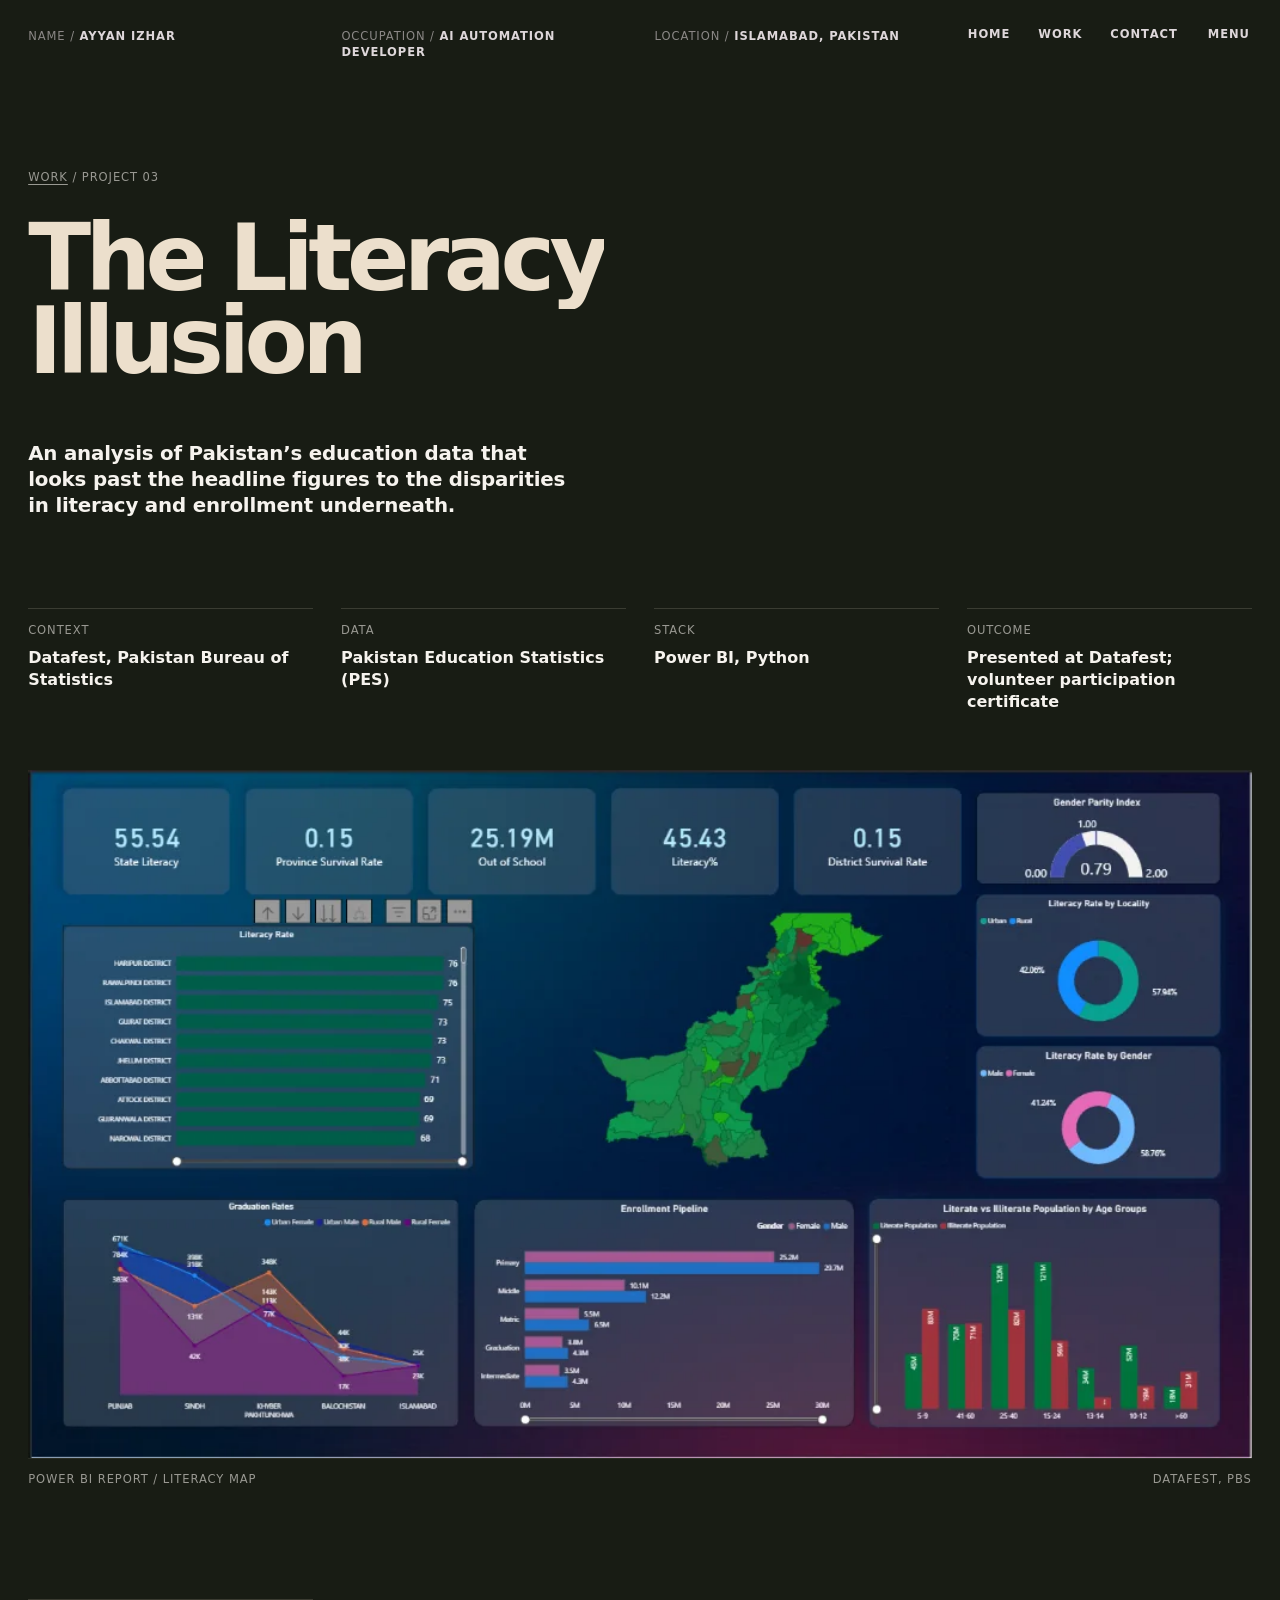
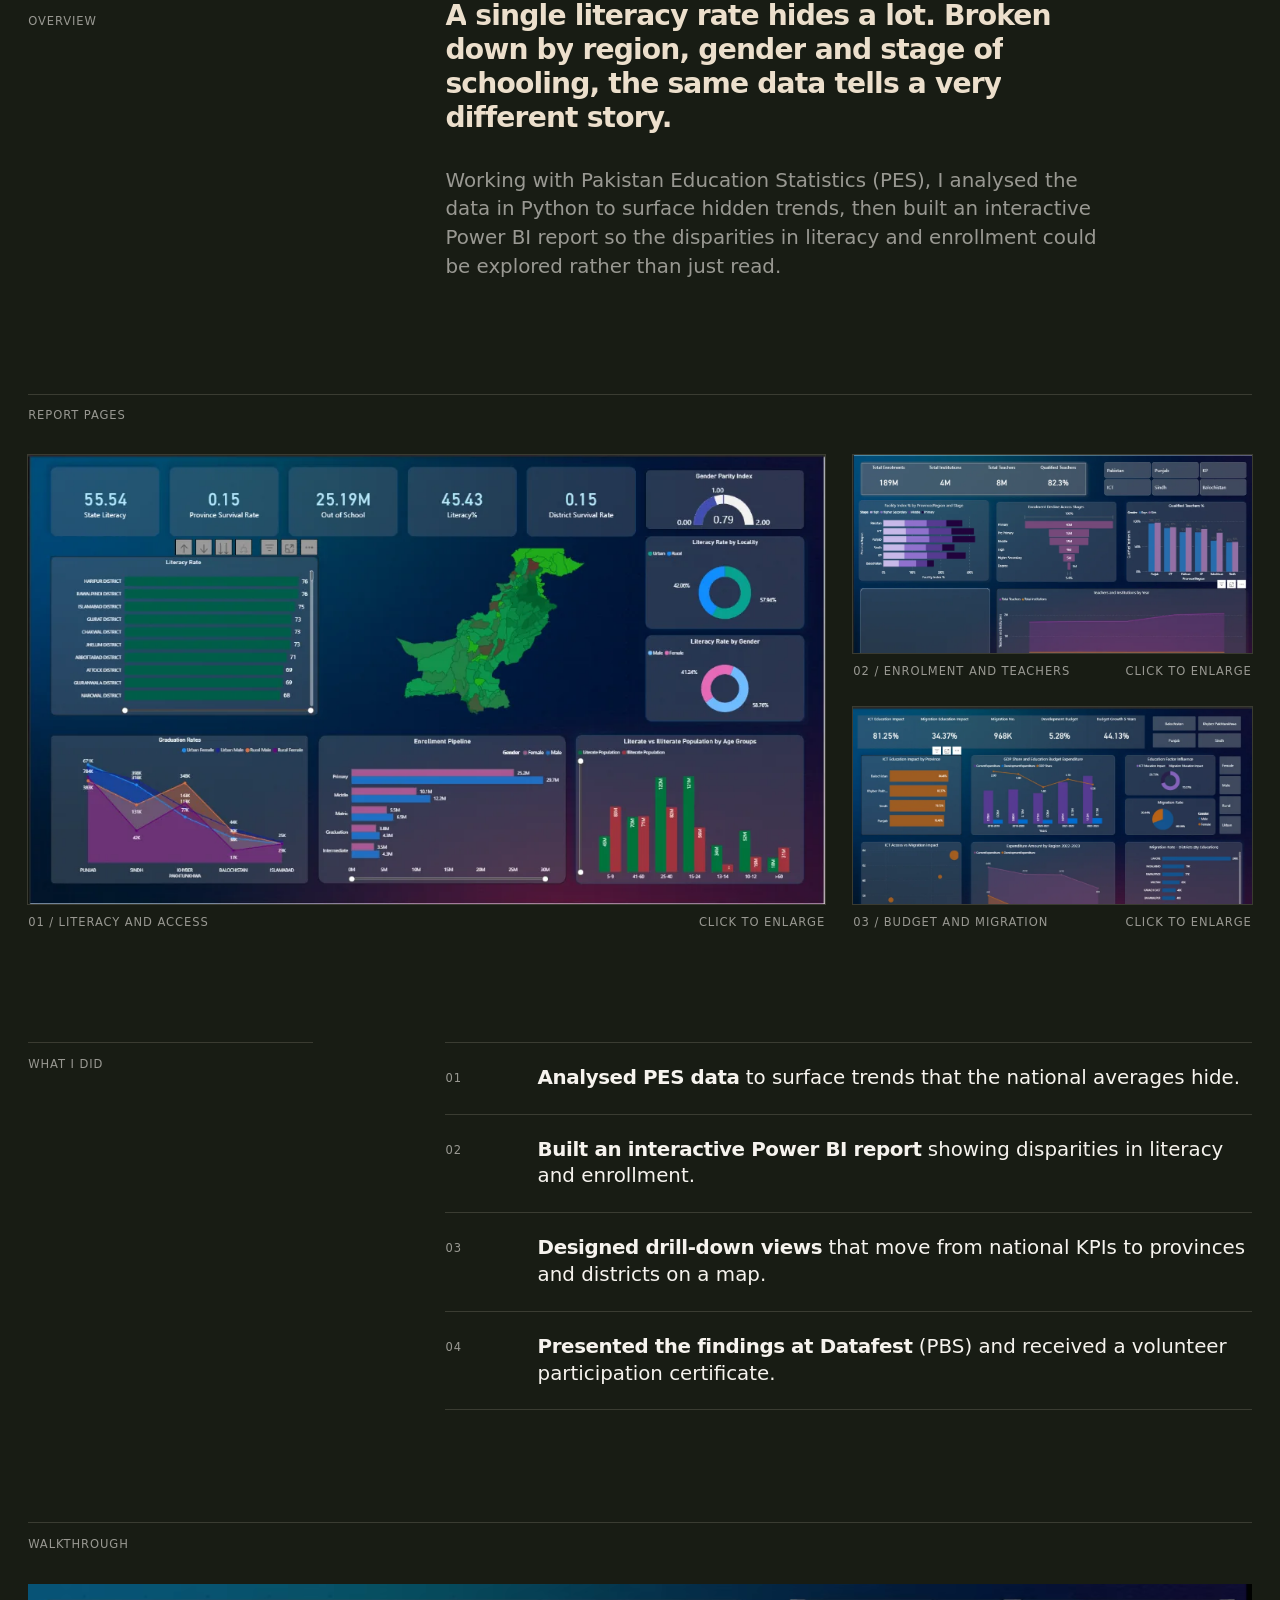
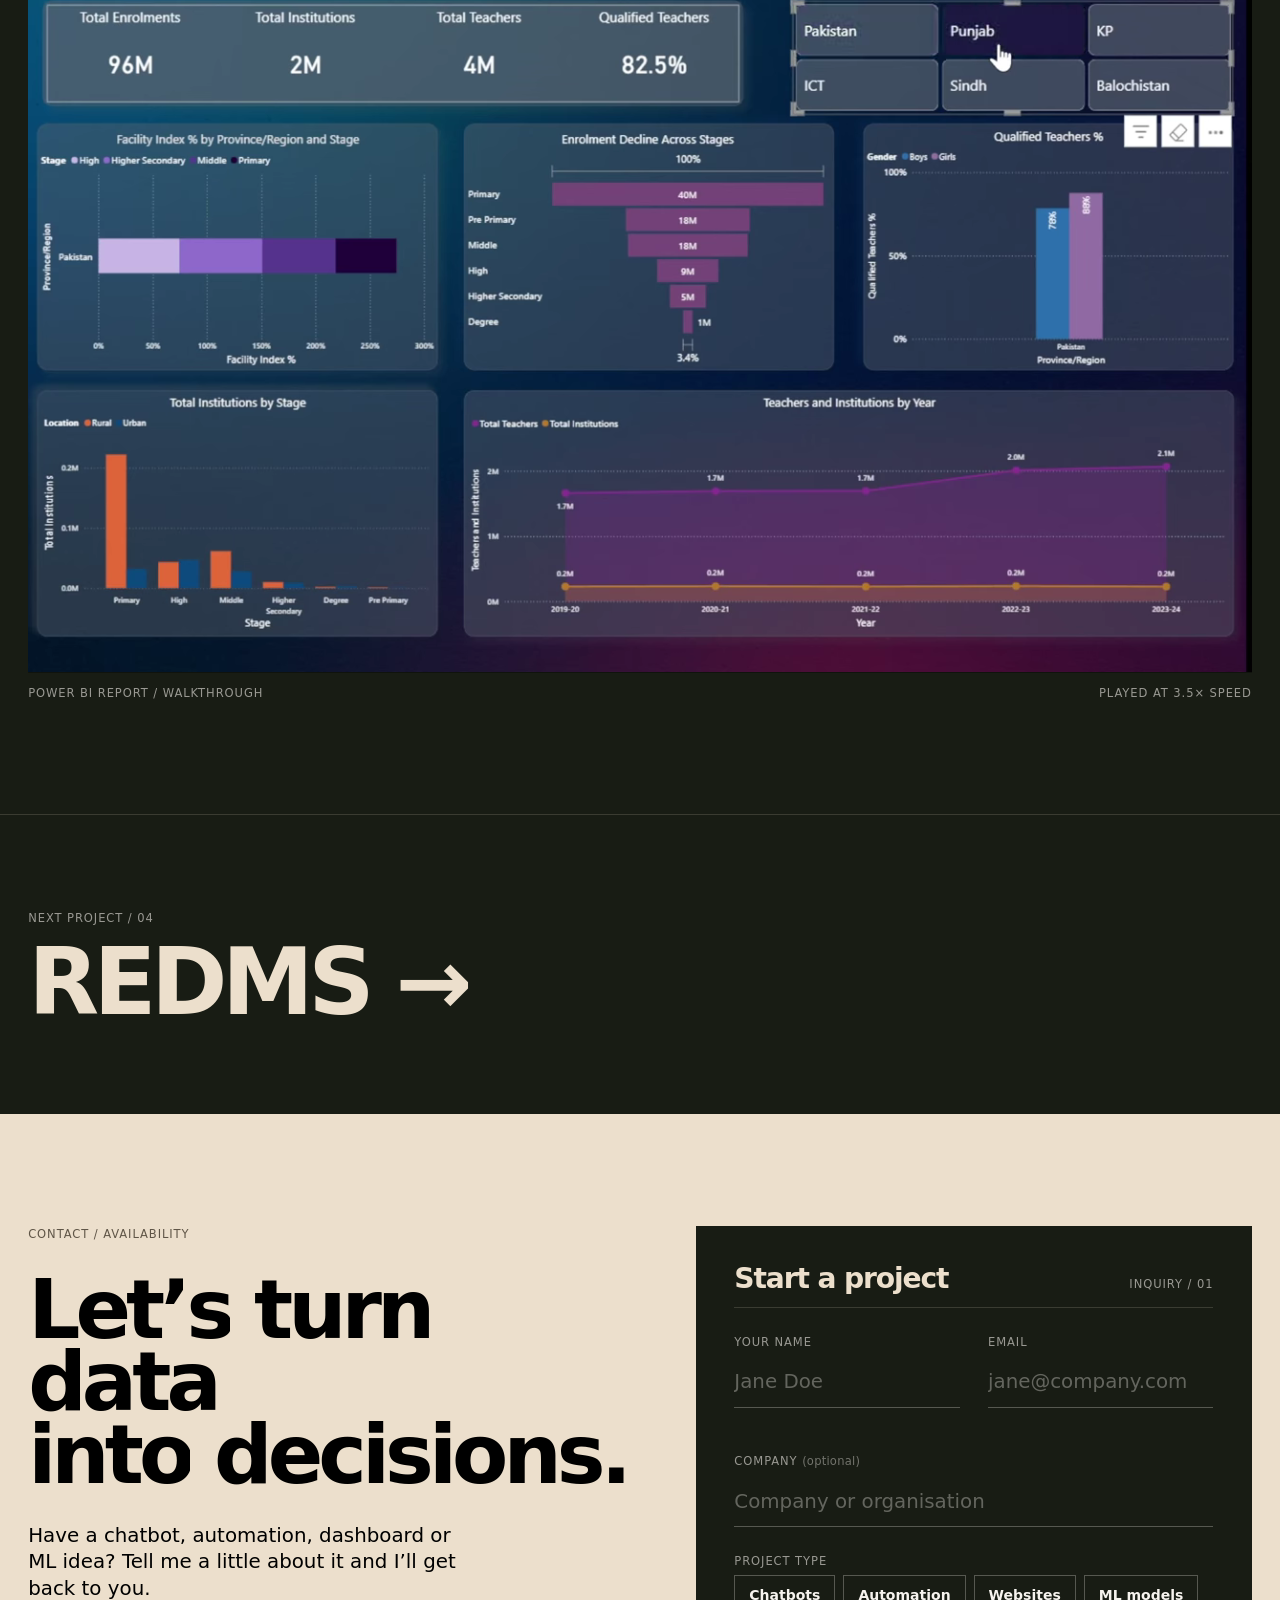
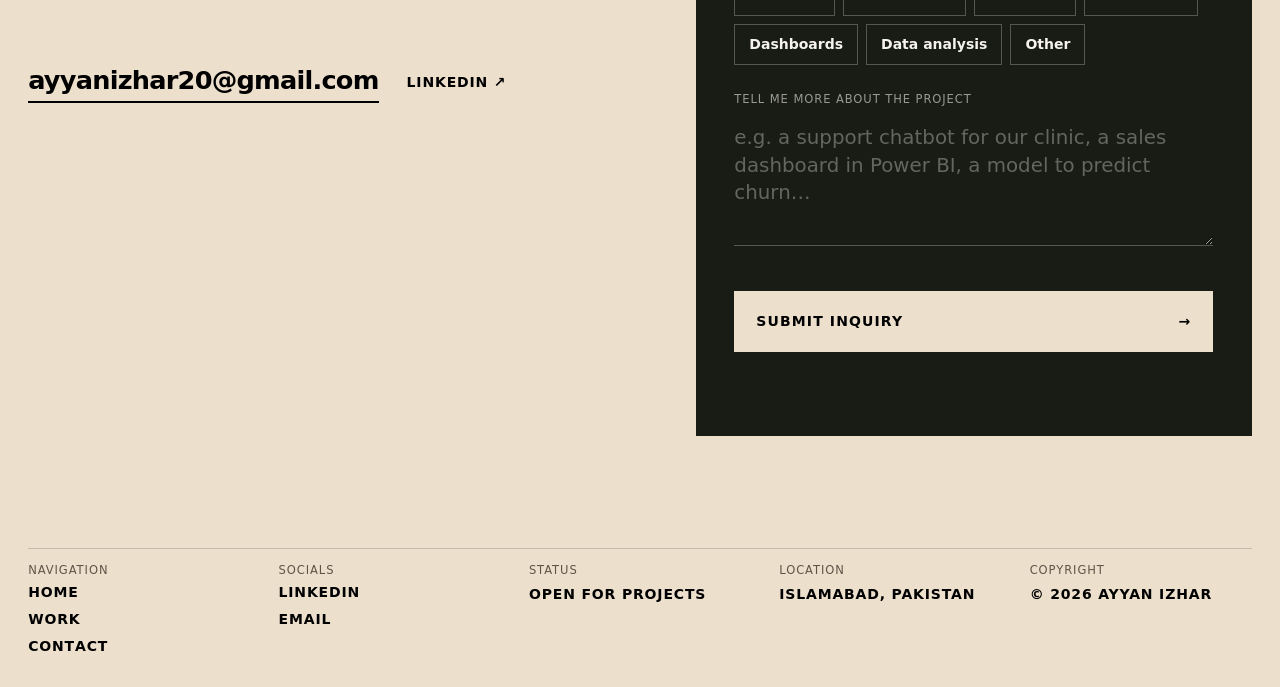
<file: projects/literacy-illusion.html>
<!doctype html>
<html lang="en">
<head>
  <meta charset="utf-8">
  <meta name="viewport" content="width=device-width, initial-scale=1">
  <title>The Literacy Illusion | Ayyan Izhar</title>
  <meta name="description" content="The Literacy Illusion: an analysis of Pakistan Education Statistics with an interactive Power BI report, presented at Datafest by the Pakistan Bureau of Statistics.">
  <meta name="theme-color" content="#181c14">
  <link rel="icon" href="data:image/svg+xml,%3Csvg xmlns='http://www.w3.org/2000/svg' viewBox='0 0 32 32'%3E%3Crect width='32' height='32' fill='%23181c14'/%3E%3Ctext x='16' y='23' font-family='Arial' font-weight='900' font-size='18' fill='%23ecdfcc' text-anchor='middle'%3EAI%3C/text%3E%3C/svg%3E">
  <link rel="preconnect" href="https://api.fontshare.com" crossorigin>
  <link rel="preconnect" href="https://cdn.fontshare.com" crossorigin>
  <link rel="stylesheet" href="https://api.fontshare.com/v2/css?f[]=satoshi@400,500,700,900&display=swap">
  <link rel="stylesheet" href="../assets/css/tokens.css">
  <link rel="stylesheet" href="../assets/css/main.css">
  <script>document.documentElement.classList.add('js');try{if(sessionStorage.getItem('pt'))document.documentElement.classList.add('is-entering')}catch(e){}</script>
  <script src="../assets/js/main.js" defer></script>
</head>
<body>
  <a class="skip" href="#main">Skip to content</a>
  <div class="curtain" aria-hidden="true"></div>

  <header class="site-header">
    <p class="meta"><span class="meta-k">Name /</span> <span class="meta-v">Ayyan Izhar</span></p>
    <p class="meta"><span class="meta-k">Occupation /</span> <span class="meta-v">AI Automation Developer</span></p>
    <p class="meta"><span class="meta-k">Location /</span> <span class="meta-v">Islamabad, Pakistan</span></p>
    <nav class="nav" aria-label="Primary">
      <a href="../index.html" data-roll>Home</a>
      <a href="../index.html#work" data-roll>Work</a>
      <a href="#contact" data-roll>Contact</a>
    </nav>
    <button class="menu-btn" type="button" aria-expanded="false" aria-controls="menu">
      <span class="menu-btn-inner"><span>Menu</span><span aria-hidden="true">Close</span></span>
    </button>
  </header>

  <div class="menu" id="menu" aria-hidden="true">
    <div class="menu-inner">
      <nav aria-label="Menu">
        <p class="label">Navigation</p>
        <ul class="menu-list">
          <li><a class="menu-link" href="../index.html"><span class="menu-link-text">Home</span><span class="menu-num">01</span></a></li>
          <li><a class="menu-link" href="../index.html#work"><span class="menu-link-text">Work</span><span class="menu-num">02</span></a></li>
          <li><a class="menu-link" href="#contact"><span class="menu-link-text">Contact</span><span class="menu-num">03</span></a></li>
        </ul>
      </nav>
      <div class="menu-aside">
        <div>
          <p class="label">Projects</p>
          <ul>
            <li><a href="allied-care-connect.html" data-roll>Allied Care Connect</a></li>
            <li><a href="maahir.html" data-roll>MAAHIR</a></li>
            <li><a href="literacy-illusion.html" data-roll>The Literacy Illusion</a></li>
            <li><a href="redms.html" data-roll>REDMS</a></li>
            <li><a href="datasci.html" data-roll>DataSci Travel</a></li>
            <li><a href="ml-practice.html" data-roll>ML Practice Set</a></li>
          </ul>
        </div>
        <p class="meta"><span class="meta-k">Latest Project /</span> <a class="meta-v" href="allied-care-connect.html">Allied Care Connect</a></p>
      </div>
    </div>
  </div>

  <main id="main" class="project">
    <section class="p-hero">
      <p class="label" data-reveal><a href="../index.html#work">Work</a> / Project 03</p>
      <h1 class="p-title" data-words>The Literacy Illusion</h1>
      <p class="p-lede" data-reveal>An analysis of Pakistan’s education data that looks past the headline figures to the disparities in literacy and enrollment underneath.</p>
      <dl class="p-meta">
        <div data-reveal style="--d:0"><dt>Context</dt><dd>Datafest, Pakistan Bureau of Statistics</dd></div>
        <div data-reveal style="--d:1"><dt>Data</dt><dd>Pakistan Education Statistics (PES)</dd></div>
        <div data-reveal style="--d:2"><dt>Stack</dt><dd>Power BI, Python</dd></div>
        <div data-reveal style="--d:3"><dt>Outcome</dt><dd>Presented at Datafest; volunteer participation certificate</dd></div>
      </dl>
    </section>

    <figure class="p-cover">
      <div class="p-cover-frame">
        <img src="../assets/img/datafest-map.webp" alt="Power BI report page with literacy KPIs, a map of Pakistan, gender and urban/rural filters, and charts of literacy and out-of-school children by region" width="1024" height="576" decoding="async">
      </div>
      <figcaption><span class="label">Power BI report / literacy map</span><span class="label">Datafest, PBS</span></figcaption>
    </figure>

    <section class="p-block" aria-label="Overview">
      <p class="label">Overview</p>
      <div class="p-block-body">
        <p data-words>A single literacy rate hides a lot. Broken down by region, gender and stage of schooling, the same data tells a very different story.</p>
        <p data-reveal>Working with Pakistan Education Statistics (PES), I analysed the data in Python to surface hidden trends, then built an interactive Power BI report so the disparities in literacy and enrollment could be explored rather than just read.</p>
      </div>
    </section>

    <section class="p-gallery-wrap" aria-label="Report pages">
      <p class="label">Report pages</p>
      <div class="p-gallery">
        <figure class="p-shot p-shot--main" data-reveal style="--d:0">
          <button type="button" data-zoom="Literacy and access" aria-label="Enlarge: Literacy and access"><img src="../assets/img/datafest-map.webp" alt="Literacy page: KPIs for literacy rate, gender gap and out-of-school children, a map of Pakistan and regional charts" width="1024" height="576" loading="lazy" decoding="async"></button>
          <figcaption><span class="label">01 / Literacy and access</span><span class="label">Click to enlarge</span></figcaption>
        </figure>
        <figure class="p-shot" data-reveal style="--d:1">
          <button type="button" data-zoom="Enrolment and teachers" aria-label="Enlarge: Enrolment and teachers"><img src="../assets/img/datafest-overview.webp" alt="Overview page: total enrolments, institutions, teachers, facility index, enrolment decline across stages and qualified teachers by province" width="1024" height="576" loading="lazy" decoding="async"></button>
          <figcaption><span class="label">02 / Enrolment and teachers</span><span class="label">Click to enlarge</span></figcaption>
        </figure>
        <figure class="p-shot" data-reveal style="--d:2">
          <button type="button" data-zoom="Budget and migration" aria-label="Enlarge: Budget and migration"><img src="../assets/img/datafest-budget.webp" alt="Budget page: ICT education impact, migration rate, GDP share and education budget expenditure by region" width="1024" height="580" loading="lazy" decoding="async"></button>
          <figcaption><span class="label">03 / Budget and migration</span><span class="label">Click to enlarge</span></figcaption>
        </figure>
      </div>
    </section>

    <section class="p-block" aria-label="What I did">
      <p class="label">What I did</p>
      <div class="p-block-body">
          <ol class="p-list">
            <li data-reveal><span><strong>Analysed PES data</strong> to surface trends that the national averages hide.</span></li>
            <li data-reveal><span><strong>Built an interactive Power BI report</strong> showing disparities in literacy and enrollment.</span></li>
            <li data-reveal><span><strong>Designed drill-down views</strong> that move from national KPIs to provinces and districts on a map.</span></li>
            <li data-reveal><span><strong>Presented the findings at Datafest</strong> (PBS) and received a volunteer participation certificate.</span></li>
          </ol>
      </div>
    </section>

    <figure class="p-cover p-walkthrough" style="padding-top: var(--space-7)">
      <p class="label" style="padding-top: var(--space-3); border-top: 1px solid var(--color-line); margin-bottom: var(--space-4)">Walkthrough</p>
      <div class="p-cover-frame">
        <video data-lazy muted loop playsinline preload="none" width="1280" height="720" poster="../assets/video/datafest-poster.jpg" aria-label="Screen recording of the interactive Power BI report: KPI cards, a map of Pakistan with district drill-down, and enrollment and budget charts">
          <source data-src="../assets/video/datafest.webm" type="video/webm">
          <source data-src="../assets/video/datafest.mp4" type="video/mp4">
        </video>
      </div>
      <figcaption><span class="label">Power BI report / walkthrough</span><span class="label">Played at 3.5× speed</span></figcaption>
    </figure>

    <a class="p-next" href="redms.html">
      <span class="label">Next project / 04</span>
      <span class="p-next-title">REDMS →</span>
    </a>
  </main>

  <footer class="contact" id="contact">
    <div class="contact-main">
      <div class="contact-intro">
        <p class="label">Contact / Availability</p>
        <h2 class="contact-title" data-words>Let’s turn data<br>into decisions.</h2>
        <p class="contact-note">Have a chatbot, automation, dashboard or ML idea? Tell me a little about it and I’ll get back to you.</p>
        <div class="contact-direct">
          <a class="contact-mail" href="mailto:ayyanizhar20@gmail.com">ayyanizhar20@gmail.com</a>
          <a href="https://linkedin.com/in/ayyan-izhar-a177a4330" target="_blank" rel="noopener" data-roll>LinkedIn ↗</a>
        </div>
      </div>

      <form class="inquiry" data-inquiry data-key="5af1431c-3515-425e-9345-6d85cdaa1de3" novalidate aria-labelledby="inq-title">
        <div class="inquiry-head"><h3 id="inq-title">Start a project</h3><span class="label">Inquiry / 01</span></div>
        <div class="field-row">
          <div class="field">
            <label for="inq-name">Your name</label>
            <input id="inq-name" name="name" type="text" autocomplete="name" placeholder="Jane Doe" required aria-describedby="inq-name-error">
            <span class="field-error" id="inq-name-error" aria-live="polite"></span>
          </div>
          <div class="field">
            <label for="inq-email">Email</label>
            <input id="inq-email" name="email" type="email" autocomplete="email" placeholder="jane@company.com" required aria-describedby="inq-email-error">
            <span class="field-error" id="inq-email-error" aria-live="polite"></span>
          </div>
        </div>
        <div class="field">
          <label for="inq-company">Company <i>(optional)</i></label>
          <input id="inq-company" name="company" type="text" autocomplete="organization" placeholder="Company or organisation">
        </div>
        <fieldset class="field">
          <legend>Project type</legend>
          <div class="chips">
            <label class="chip"><input type="checkbox" name="project_type" value="Chatbot / AI agent"><span>Chatbots</span></label>
            <label class="chip"><input type="checkbox" name="project_type" value="Automation (n8n)"><span>Automation</span></label>
            <label class="chip"><input type="checkbox" name="project_type" value="Website"><span>Websites</span></label>
            <label class="chip"><input type="checkbox" name="project_type" value="Machine learning"><span>ML models</span></label>
            <label class="chip"><input type="checkbox" name="project_type" value="Dashboard"><span>Dashboards</span></label>
            <label class="chip"><input type="checkbox" name="project_type" value="Data analysis"><span>Data analysis</span></label>
            <label class="chip"><input type="checkbox" name="project_type" value="Other"><span>Other</span></label>
          </div>
        </fieldset>
        <div class="field">
          <label for="inq-message">Tell me more about the project</label>
          <textarea id="inq-message" name="message" rows="4" placeholder="e.g. a support chatbot for our clinic, a sales dashboard in Power BI, a model to predict churn…" required aria-describedby="inq-message-error"></textarea>
          <span class="field-error" id="inq-message-error" aria-live="polite"></span>
        </div>
        <label class="hp" aria-hidden="true">Leave empty <input type="checkbox" name="botcheck" tabindex="-1" autocomplete="off"></label>
        <button class="inquiry-submit" type="submit"><span class="inquiry-submit-text">Submit inquiry</span><span class="arrow" aria-hidden="true">→</span></button>
        <p class="inquiry-status" role="status" aria-live="polite"></p>
      </form>
    </div>

    <div class="contact-grid">
      <div><p class="label">Navigation</p><a href="../index.html" data-roll>Home</a><a href="../index.html#work" data-roll>Work</a><a href="#contact" data-roll>Contact</a></div>
      <div><p class="label">Socials</p><a href="https://linkedin.com/in/ayyan-izhar-a177a4330" target="_blank" rel="noopener" data-roll>LinkedIn</a><a href="mailto:ayyanizhar20@gmail.com" data-roll>Email</a></div>
      <div><p class="label">Status</p><p>Open for projects</p></div>
      <div><p class="label">Location</p><p>Islamabad, Pakistan</p></div>
      <div><p class="label">Copyright</p><p>© 2026 Ayyan Izhar</p></div>
    </div>
  </footer>
</body>
</html>
</file>
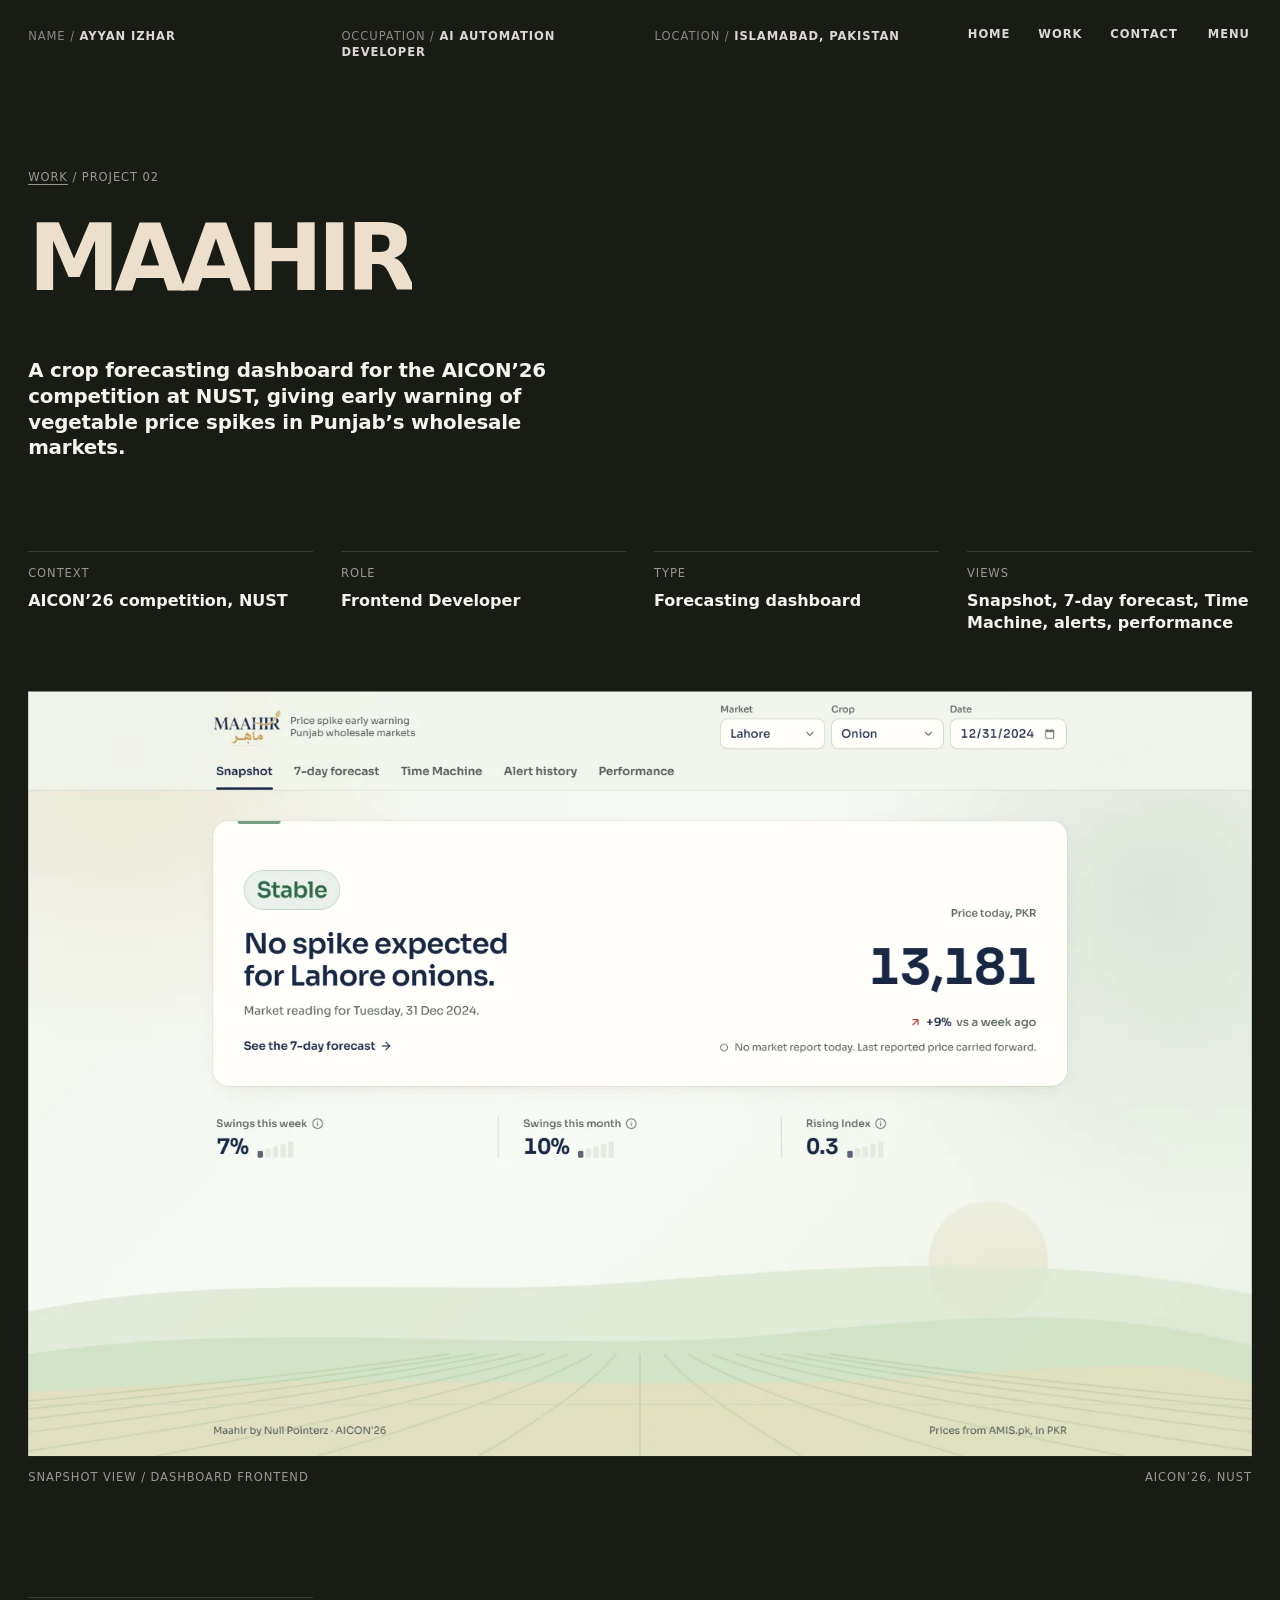
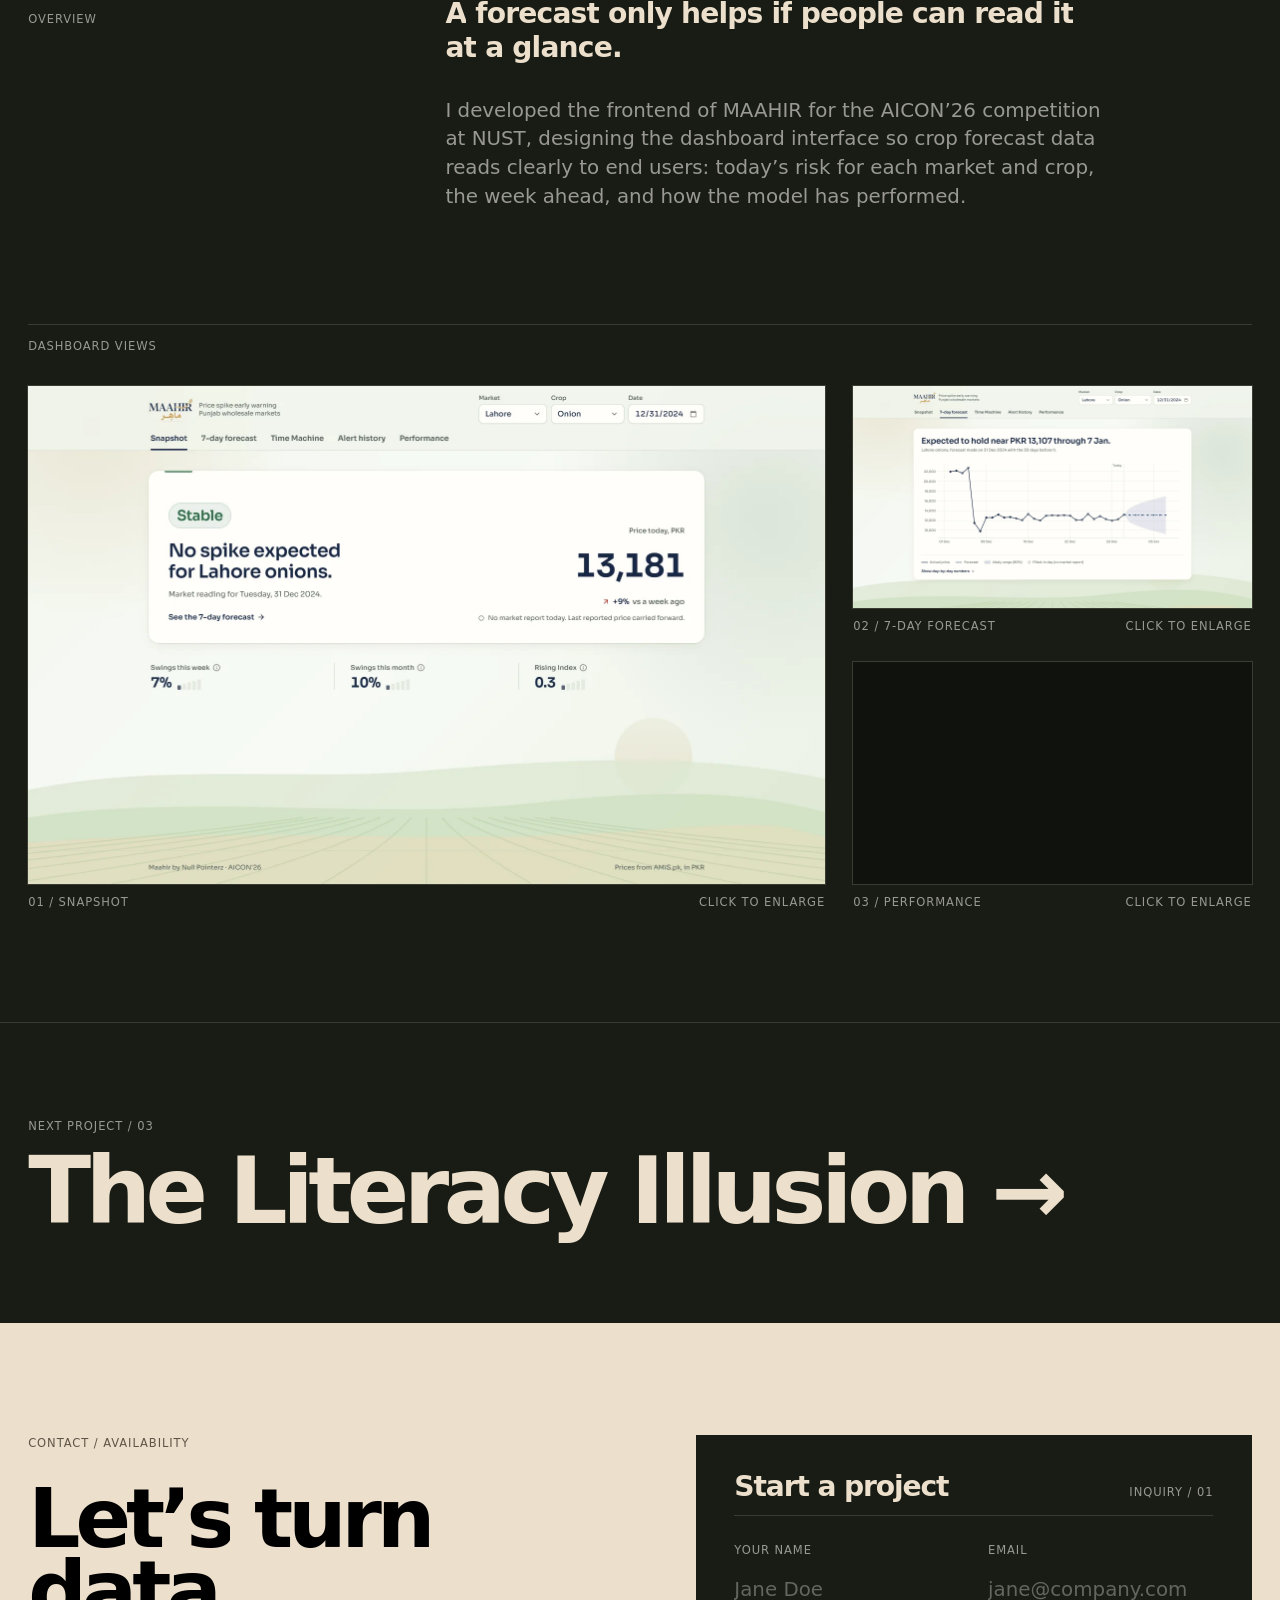
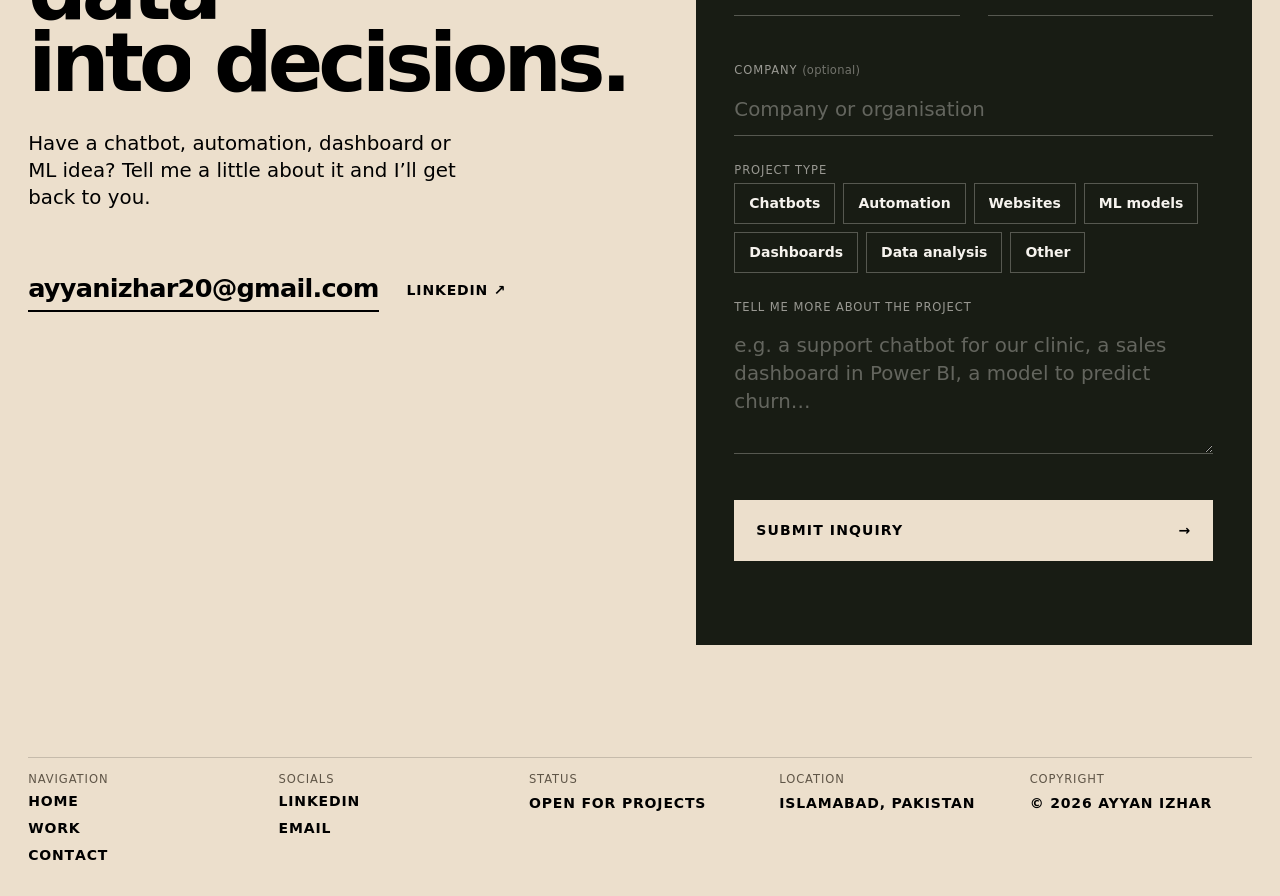
<file: projects/maahir.html>
<!doctype html>
<html lang="en">
<head>
  <meta charset="utf-8">
  <meta name="viewport" content="width=device-width, initial-scale=1">
  <title>MAAHIR | Ayyan Izhar</title>
  <meta name="description" content="MAAHIR: a crop forecasting dashboard built for the AICON'26 competition at NUST. Frontend by Ayyan Izhar.">
  <meta name="theme-color" content="#181c14">
  <link rel="icon" href="data:image/svg+xml,%3Csvg xmlns='http://www.w3.org/2000/svg' viewBox='0 0 32 32'%3E%3Crect width='32' height='32' fill='%23181c14'/%3E%3Ctext x='16' y='23' font-family='Arial' font-weight='900' font-size='18' fill='%23ecdfcc' text-anchor='middle'%3EAI%3C/text%3E%3C/svg%3E">
  <link rel="preconnect" href="https://api.fontshare.com" crossorigin>
  <link rel="preconnect" href="https://cdn.fontshare.com" crossorigin>
  <link rel="stylesheet" href="https://api.fontshare.com/v2/css?f[]=satoshi@400,500,700,900&display=swap">
  <link rel="stylesheet" href="../assets/css/tokens.css">
  <link rel="stylesheet" href="../assets/css/main.css">
  <script>document.documentElement.classList.add('js');try{if(sessionStorage.getItem('pt'))document.documentElement.classList.add('is-entering')}catch(e){}</script>
  <script src="../assets/js/main.js" defer></script>
</head>
<body>
  <a class="skip" href="#main">Skip to content</a>
  <div class="curtain" aria-hidden="true"></div>

  <header class="site-header">
    <p class="meta"><span class="meta-k">Name /</span> <span class="meta-v">Ayyan Izhar</span></p>
    <p class="meta"><span class="meta-k">Occupation /</span> <span class="meta-v">AI Automation Developer</span></p>
    <p class="meta"><span class="meta-k">Location /</span> <span class="meta-v">Islamabad, Pakistan</span></p>
    <nav class="nav" aria-label="Primary">
      <a href="../index.html" data-roll>Home</a>
      <a href="../index.html#work" data-roll>Work</a>
      <a href="#contact" data-roll>Contact</a>
    </nav>
    <button class="menu-btn" type="button" aria-expanded="false" aria-controls="menu">
      <span class="menu-btn-inner"><span>Menu</span><span aria-hidden="true">Close</span></span>
    </button>
  </header>

  <div class="menu" id="menu" aria-hidden="true">
    <div class="menu-inner">
      <nav aria-label="Menu">
        <p class="label">Navigation</p>
        <ul class="menu-list">
          <li><a class="menu-link" href="../index.html"><span class="menu-link-text">Home</span><span class="menu-num">01</span></a></li>
          <li><a class="menu-link" href="../index.html#work"><span class="menu-link-text">Work</span><span class="menu-num">02</span></a></li>
          <li><a class="menu-link" href="#contact"><span class="menu-link-text">Contact</span><span class="menu-num">03</span></a></li>
        </ul>
      </nav>
      <div class="menu-aside">
        <div>
          <p class="label">Projects</p>
          <ul>
            <li><a href="allied-care-connect.html" data-roll>Allied Care Connect</a></li>
            <li><a href="maahir.html" data-roll>MAAHIR</a></li>
            <li><a href="literacy-illusion.html" data-roll>The Literacy Illusion</a></li>
            <li><a href="redms.html" data-roll>REDMS</a></li>
            <li><a href="datasci.html" data-roll>DataSci Travel</a></li>
            <li><a href="ml-practice.html" data-roll>ML Practice Set</a></li>
          </ul>
        </div>
        <p class="meta"><span class="meta-k">Latest Project /</span> <a class="meta-v" href="allied-care-connect.html">Allied Care Connect</a></p>
      </div>
    </div>
  </div>

  <main id="main" class="project">
    <section class="p-hero">
      <p class="label" data-reveal><a href="../index.html#work">Work</a> / Project 02</p>
      <h1 class="p-title" data-words>MAAHIR</h1>
      <p class="p-lede" data-reveal>A crop forecasting dashboard for the AICON’26 competition at NUST, giving early warning of vegetable price spikes in Punjab’s wholesale markets.</p>
      <dl class="p-meta">
        <div data-reveal style="--d:0"><dt>Context</dt><dd>AICON’26 competition, NUST</dd></div>
        <div data-reveal style="--d:1"><dt>Role</dt><dd>Frontend Developer</dd></div>
        <div data-reveal style="--d:2"><dt>Type</dt><dd>Forecasting dashboard</dd></div>
        <div data-reveal style="--d:3"><dt>Views</dt><dd>Snapshot, 7-day forecast, Time Machine, alerts, performance</dd></div>
      </dl>
    </section>

    <figure class="p-cover">
      <div class="p-cover-frame">
        <img src="../assets/img/maahir-snapshot.webp" alt="MAAHIR Snapshot view: today's price spike risk for Lahore tomato, with risk percentage, price chart and model notes" width="1600" height="1000" decoding="async">
      </div>
      <figcaption><span class="label">Snapshot view / dashboard frontend</span><span class="label">AICON’26, NUST</span></figcaption>
    </figure>

    <section class="p-block" aria-label="Overview">
      <p class="label">Overview</p>
      <div class="p-block-body">
        <p data-words>A forecast only helps if people can read it at a glance.</p>
        <p data-reveal>I developed the frontend of MAAHIR for the AICON’26 competition at NUST, designing the dashboard interface so crop forecast data reads clearly to end users: today’s risk for each market and crop, the week ahead, and how the model has performed.</p>
      </div>
    </section>

    <section class="p-gallery-wrap" aria-label="Dashboard views">
      <p class="label">Dashboard views</p>
      <div class="p-gallery">
        <figure class="p-shot p-shot--main" data-reveal style="--d:0">
          <button type="button" data-zoom="Snapshot" aria-label="Enlarge: Snapshot"><img src="../assets/img/maahir-snapshot.webp" alt="Snapshot view with today's spike risk, price history chart and drivers" width="1600" height="1000" loading="lazy" decoding="async"></button>
          <figcaption><span class="label">01 / Snapshot</span><span class="label">Click to enlarge</span></figcaption>
        </figure>
        <figure class="p-shot" data-reveal style="--d:1">
          <button type="button" data-zoom="7-day forecast" aria-label="Enlarge: 7-day forecast"><img src="../assets/img/maahir-forecast.webp" alt="Seven-day forecast view with a daily risk strip and predicted price band" width="1600" height="1000" loading="lazy" decoding="async"></button>
          <figcaption><span class="label">02 / 7-day forecast</span><span class="label">Click to enlarge</span></figcaption>
        </figure>
        <figure class="p-shot" data-reveal style="--d:2">
          <button type="button" data-zoom="Performance" aria-label="Enlarge: Performance"><img src="../assets/img/maahir-performance.webp" alt="Performance view showing forecast accuracy and alert hit rate by market" width="1600" height="1000" loading="lazy" decoding="async"></button>
          <figcaption><span class="label">03 / Performance</span><span class="label">Click to enlarge</span></figcaption>
        </figure>
      </div>
    </section>

    <a class="p-next" href="literacy-illusion.html">
      <span class="label">Next project / 03</span>
      <span class="p-next-title">The Literacy Illusion →</span>
    </a>
  </main>

  <footer class="contact" id="contact">
    <div class="contact-main">
      <div class="contact-intro">
        <p class="label">Contact / Availability</p>
        <h2 class="contact-title" data-words>Let’s turn data<br>into decisions.</h2>
        <p class="contact-note">Have a chatbot, automation, dashboard or ML idea? Tell me a little about it and I’ll get back to you.</p>
        <div class="contact-direct">
          <a class="contact-mail" href="mailto:ayyanizhar20@gmail.com">ayyanizhar20@gmail.com</a>
          <a href="https://linkedin.com/in/ayyan-izhar-a177a4330" target="_blank" rel="noopener" data-roll>LinkedIn ↗</a>
        </div>
      </div>

      <form class="inquiry" data-inquiry data-key="5af1431c-3515-425e-9345-6d85cdaa1de3" novalidate aria-labelledby="inq-title">
        <div class="inquiry-head"><h3 id="inq-title">Start a project</h3><span class="label">Inquiry / 01</span></div>
        <div class="field-row">
          <div class="field">
            <label for="inq-name">Your name</label>
            <input id="inq-name" name="name" type="text" autocomplete="name" placeholder="Jane Doe" required aria-describedby="inq-name-error">
            <span class="field-error" id="inq-name-error" aria-live="polite"></span>
          </div>
          <div class="field">
            <label for="inq-email">Email</label>
            <input id="inq-email" name="email" type="email" autocomplete="email" placeholder="jane@company.com" required aria-describedby="inq-email-error">
            <span class="field-error" id="inq-email-error" aria-live="polite"></span>
          </div>
        </div>
        <div class="field">
          <label for="inq-company">Company <i>(optional)</i></label>
          <input id="inq-company" name="company" type="text" autocomplete="organization" placeholder="Company or organisation">
        </div>
        <fieldset class="field">
          <legend>Project type</legend>
          <div class="chips">
            <label class="chip"><input type="checkbox" name="project_type" value="Chatbot / AI agent"><span>Chatbots</span></label>
            <label class="chip"><input type="checkbox" name="project_type" value="Automation (n8n)"><span>Automation</span></label>
            <label class="chip"><input type="checkbox" name="project_type" value="Website"><span>Websites</span></label>
            <label class="chip"><input type="checkbox" name="project_type" value="Machine learning"><span>ML models</span></label>
            <label class="chip"><input type="checkbox" name="project_type" value="Dashboard"><span>Dashboards</span></label>
            <label class="chip"><input type="checkbox" name="project_type" value="Data analysis"><span>Data analysis</span></label>
            <label class="chip"><input type="checkbox" name="project_type" value="Other"><span>Other</span></label>
          </div>
        </fieldset>
        <div class="field">
          <label for="inq-message">Tell me more about the project</label>
          <textarea id="inq-message" name="message" rows="4" placeholder="e.g. a support chatbot for our clinic, a sales dashboard in Power BI, a model to predict churn…" required aria-describedby="inq-message-error"></textarea>
          <span class="field-error" id="inq-message-error" aria-live="polite"></span>
        </div>
        <label class="hp" aria-hidden="true">Leave empty <input type="checkbox" name="botcheck" tabindex="-1" autocomplete="off"></label>
        <button class="inquiry-submit" type="submit"><span class="inquiry-submit-text">Submit inquiry</span><span class="arrow" aria-hidden="true">→</span></button>
        <p class="inquiry-status" role="status" aria-live="polite"></p>
      </form>
    </div>

    <div class="contact-grid">
      <div><p class="label">Navigation</p><a href="../index.html" data-roll>Home</a><a href="../index.html#work" data-roll>Work</a><a href="#contact" data-roll>Contact</a></div>
      <div><p class="label">Socials</p><a href="https://linkedin.com/in/ayyan-izhar-a177a4330" target="_blank" rel="noopener" data-roll>LinkedIn</a><a href="mailto:ayyanizhar20@gmail.com" data-roll>Email</a></div>
      <div><p class="label">Status</p><p>Open for projects</p></div>
      <div><p class="label">Location</p><p>Islamabad, Pakistan</p></div>
      <div><p class="label">Copyright</p><p>© 2026 Ayyan Izhar</p></div>
    </div>
  </footer>
</body>
</html>
</file>
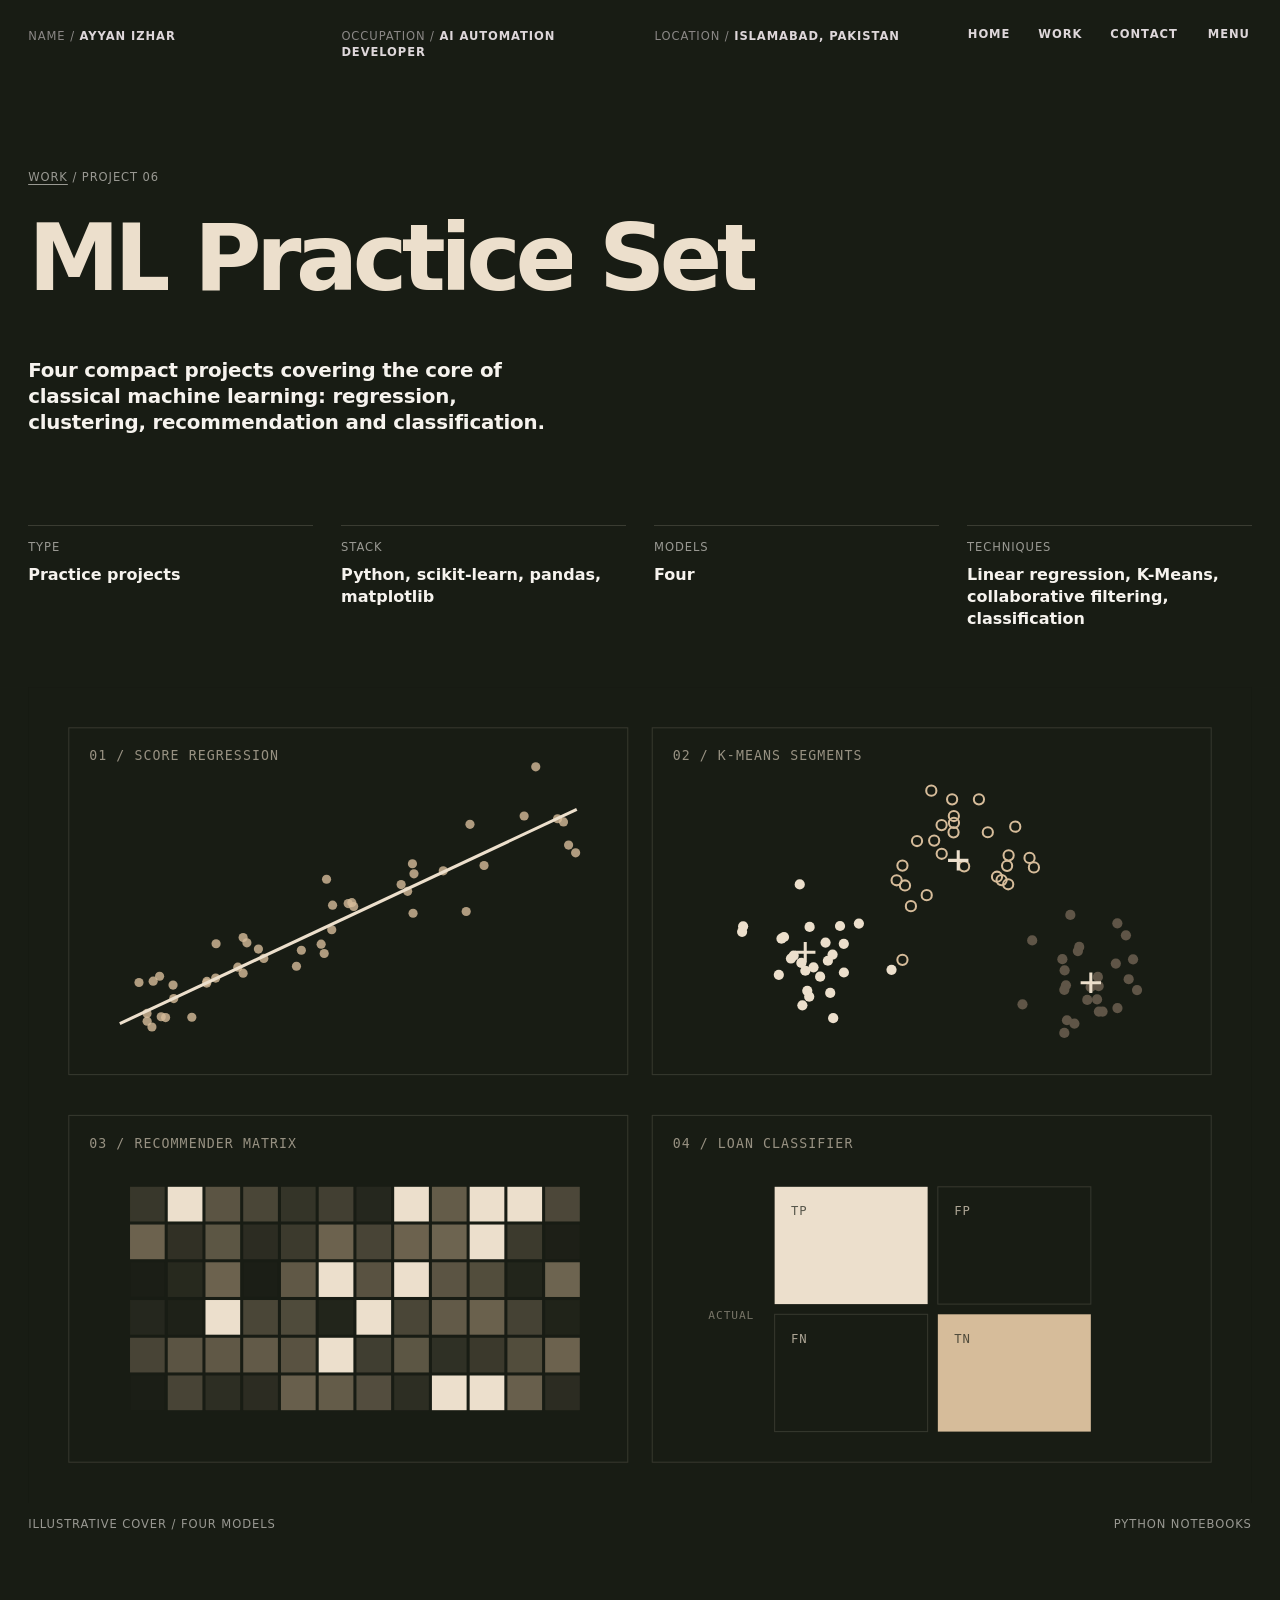
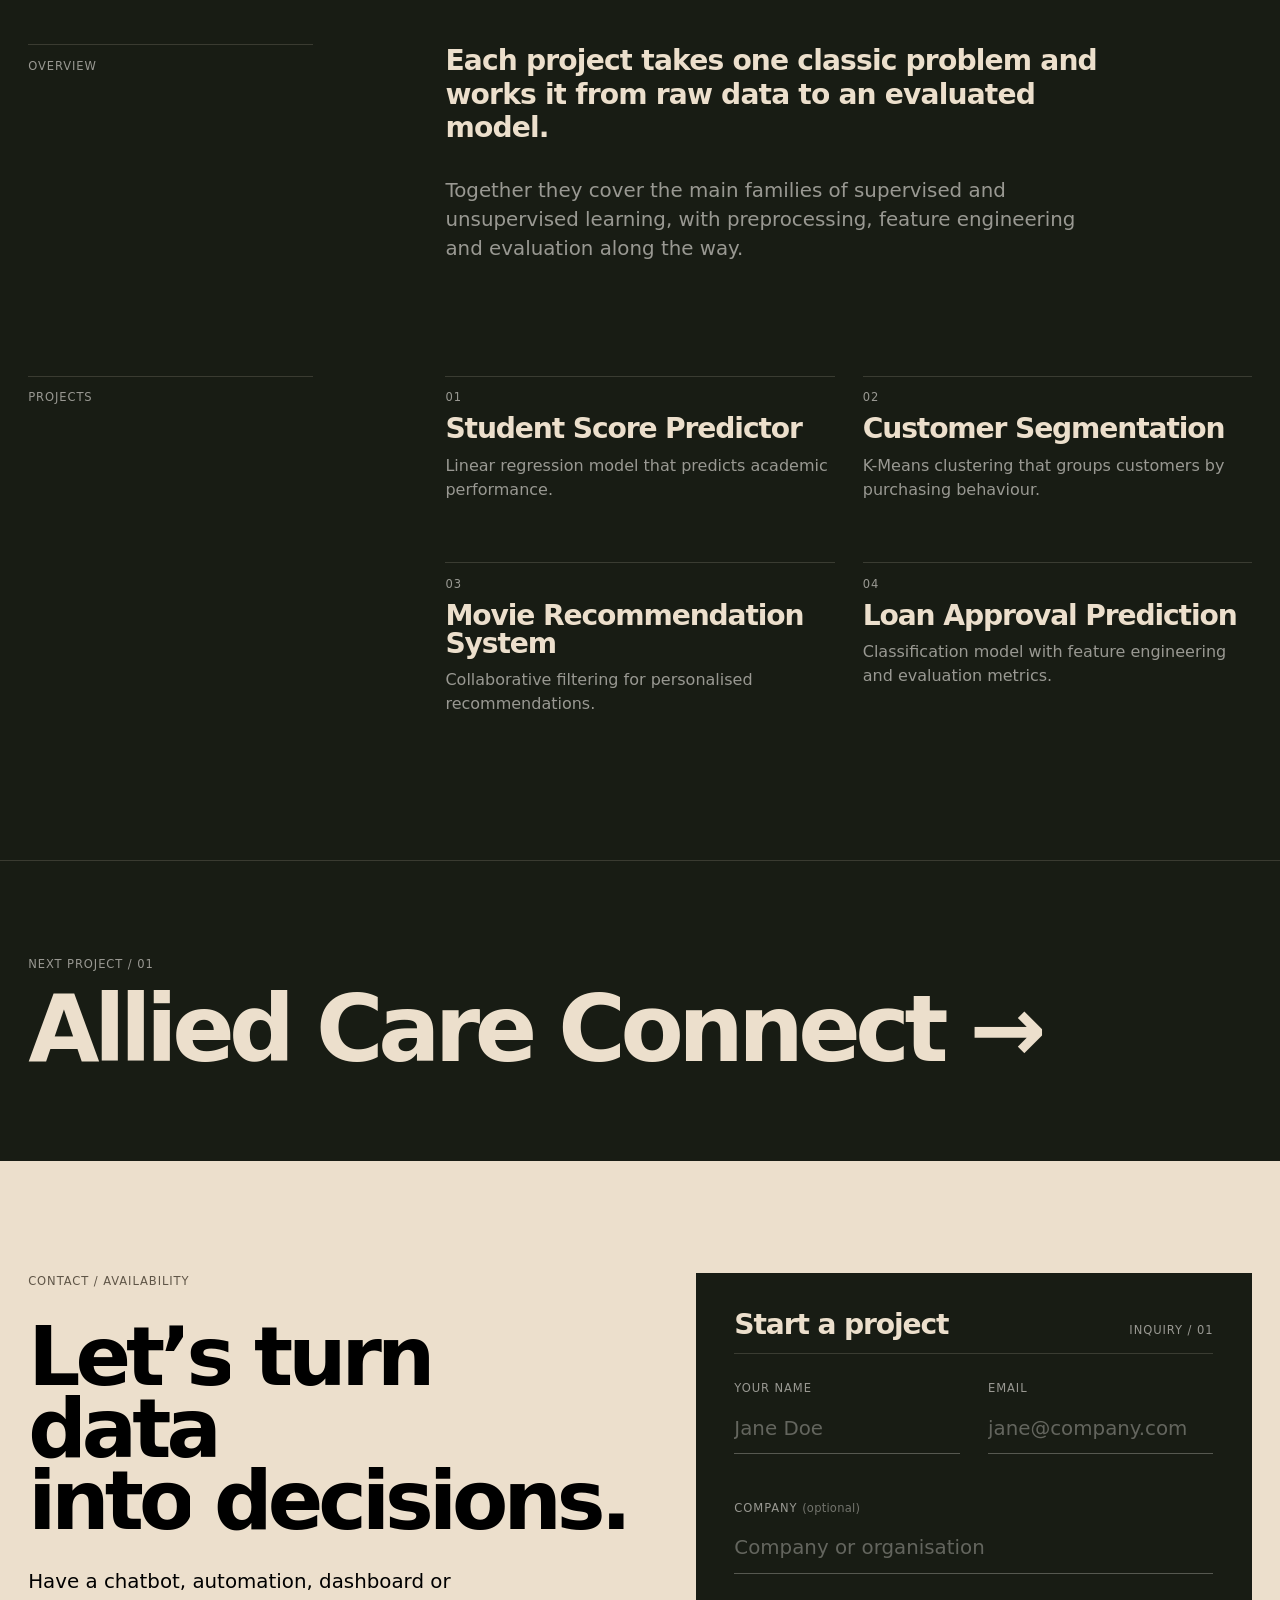
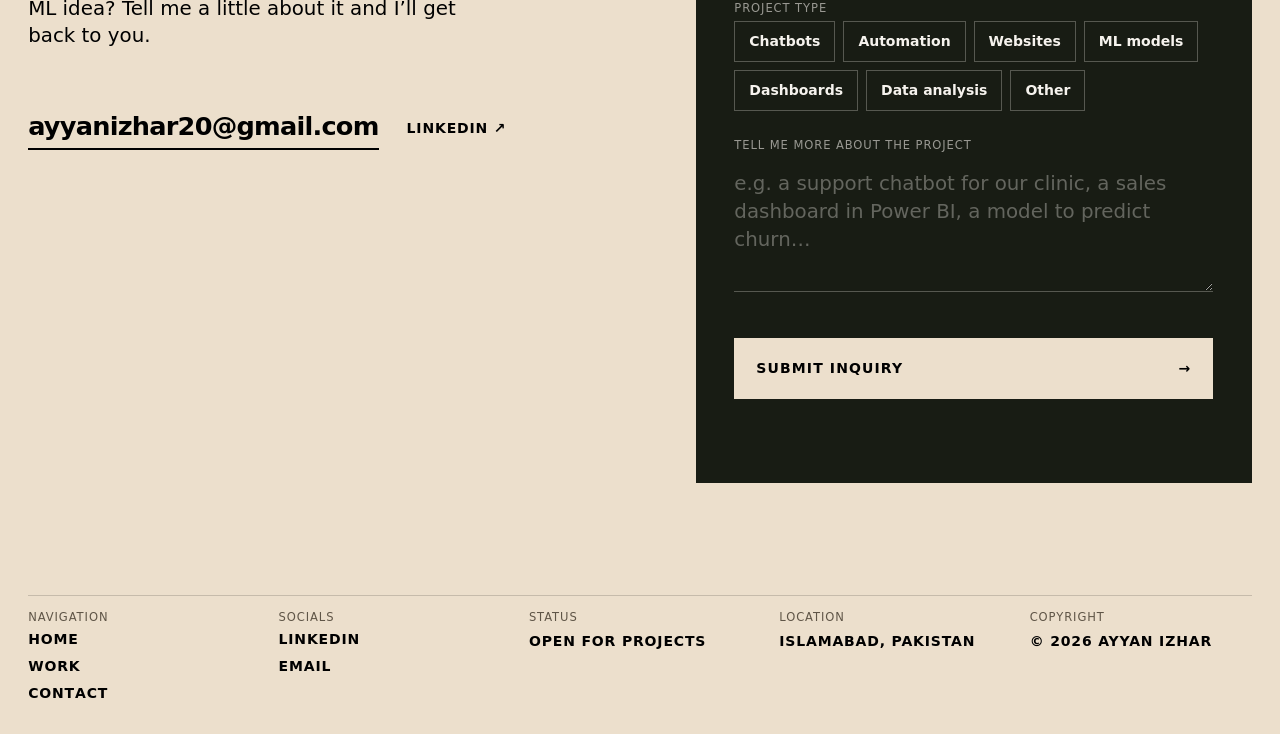
<file: projects/ml-practice.html>
<!doctype html>
<html lang="en">
<head>
  <meta charset="utf-8">
  <meta name="viewport" content="width=device-width, initial-scale=1">
  <title>ML Practice Set | Ayyan Izhar</title>
  <meta name="description" content="Four machine learning practice projects in Python: student score prediction, customer segmentation, movie recommendation and loan approval prediction.">
  <meta name="theme-color" content="#181c14">
  <link rel="icon" href="data:image/svg+xml,%3Csvg xmlns='http://www.w3.org/2000/svg' viewBox='0 0 32 32'%3E%3Crect width='32' height='32' fill='%23181c14'/%3E%3Ctext x='16' y='23' font-family='Arial' font-weight='900' font-size='18' fill='%23ecdfcc' text-anchor='middle'%3EAI%3C/text%3E%3C/svg%3E">
  <link rel="preconnect" href="https://api.fontshare.com" crossorigin>
  <link rel="preconnect" href="https://cdn.fontshare.com" crossorigin>
  <link rel="stylesheet" href="https://api.fontshare.com/v2/css?f[]=satoshi@400,500,700,900&display=swap">
  <link rel="stylesheet" href="../assets/css/tokens.css">
  <link rel="stylesheet" href="../assets/css/main.css">
  <script>document.documentElement.classList.add('js');try{if(sessionStorage.getItem('pt'))document.documentElement.classList.add('is-entering')}catch(e){}</script>
  <script src="../assets/js/main.js" defer></script>
</head>
<body>
  <a class="skip" href="#main">Skip to content</a>
  <div class="curtain" aria-hidden="true"></div>

  <header class="site-header">
    <p class="meta"><span class="meta-k">Name /</span> <span class="meta-v">Ayyan Izhar</span></p>
    <p class="meta"><span class="meta-k">Occupation /</span> <span class="meta-v">AI Automation Developer</span></p>
    <p class="meta"><span class="meta-k">Location /</span> <span class="meta-v">Islamabad, Pakistan</span></p>
    <nav class="nav" aria-label="Primary">
      <a href="../index.html" data-roll>Home</a>
      <a href="../index.html#work" data-roll>Work</a>
      <a href="#contact" data-roll>Contact</a>
    </nav>
    <button class="menu-btn" type="button" aria-expanded="false" aria-controls="menu">
      <span class="menu-btn-inner"><span>Menu</span><span aria-hidden="true">Close</span></span>
    </button>
  </header>

  <div class="menu" id="menu" aria-hidden="true">
    <div class="menu-inner">
      <nav aria-label="Menu">
        <p class="label">Navigation</p>
        <ul class="menu-list">
          <li><a class="menu-link" href="../index.html"><span class="menu-link-text">Home</span><span class="menu-num">01</span></a></li>
          <li><a class="menu-link" href="../index.html#work"><span class="menu-link-text">Work</span><span class="menu-num">02</span></a></li>
          <li><a class="menu-link" href="#contact"><span class="menu-link-text">Contact</span><span class="menu-num">03</span></a></li>
        </ul>
      </nav>
      <div class="menu-aside">
        <div>
          <p class="label">Projects</p>
          <ul>
            <li><a href="allied-care-connect.html" data-roll>Allied Care Connect</a></li>
            <li><a href="maahir.html" data-roll>MAAHIR</a></li>
            <li><a href="literacy-illusion.html" data-roll>The Literacy Illusion</a></li>
            <li><a href="redms.html" data-roll>REDMS</a></li>
            <li><a href="datasci.html" data-roll>DataSci Travel</a></li>
            <li><a href="ml-practice.html" data-roll>ML Practice Set</a></li>
          </ul>
        </div>
        <p class="meta"><span class="meta-k">Latest Project /</span> <a class="meta-v" href="allied-care-connect.html">Allied Care Connect</a></p>
      </div>
    </div>
  </div>

  <main id="main" class="project">
    <section class="p-hero">
      <p class="label" data-reveal><a href="../index.html#work">Work</a> / Project 06</p>
      <h1 class="p-title" data-words>ML Practice Set</h1>
      <p class="p-lede" data-reveal>Four compact projects covering the core of classical machine learning: regression, clustering, recommendation and classification.</p>
      <dl class="p-meta">
        <div data-reveal style="--d:0"><dt>Type</dt><dd>Practice projects</dd></div>
        <div data-reveal style="--d:1"><dt>Stack</dt><dd>Python, scikit-learn, pandas, matplotlib</dd></div>
        <div data-reveal style="--d:2"><dt>Models</dt><dd>Four</dd></div>
        <div data-reveal style="--d:3"><dt>Techniques</dt><dd>Linear regression, K-Means, collaborative filtering, classification</dd></div>
      </dl>
    </section>

    <figure class="p-cover">
      <div class="p-cover-frame">
        <img src="../assets/img/cover-ml.svg" alt="Illustration of four model types: a regression line, K-Means clusters, a recommendation matrix and a confusion matrix" width="1200" height="800" decoding="async">
      </div>
      <figcaption><span class="label">Illustrative cover / four models</span><span class="label">Python notebooks</span></figcaption>
    </figure>

    <section class="p-block" aria-label="Overview">
      <p class="label">Overview</p>
      <div class="p-block-body">
        <p data-words>Each project takes one classic problem and works it from raw data to an evaluated model.</p>
        <p data-reveal>Together they cover the main families of supervised and unsupervised learning, with preprocessing, feature engineering and evaluation along the way.</p>
      </div>
    </section>

    <section class="p-block" aria-label="Projects">
      <p class="label">Projects</p>
      <div class="p-block-body">
          <div class="p-grid">
            <article class="p-card" data-reveal style="--d:0"><p class="label">01</p><h3>Student Score Predictor</h3><p>Linear regression model that predicts academic performance.</p></article>
            <article class="p-card" data-reveal style="--d:1"><p class="label">02</p><h3>Customer Segmentation</h3><p>K-Means clustering that groups customers by purchasing behaviour.</p></article>
            <article class="p-card" data-reveal style="--d:0"><p class="label">03</p><h3>Movie Recommendation System</h3><p>Collaborative filtering for personalised recommendations.</p></article>
            <article class="p-card" data-reveal style="--d:1"><p class="label">04</p><h3>Loan Approval Prediction</h3><p>Classification model with feature engineering and evaluation metrics.</p></article>
          </div>
      </div>
    </section>

    <a class="p-next" href="allied-care-connect.html">
      <span class="label">Next project / 01</span>
      <span class="p-next-title">Allied Care Connect →</span>
    </a>
  </main>

  <footer class="contact" id="contact">
    <div class="contact-main">
      <div class="contact-intro">
        <p class="label">Contact / Availability</p>
        <h2 class="contact-title" data-words>Let’s turn data<br>into decisions.</h2>
        <p class="contact-note">Have a chatbot, automation, dashboard or ML idea? Tell me a little about it and I’ll get back to you.</p>
        <div class="contact-direct">
          <a class="contact-mail" href="mailto:ayyanizhar20@gmail.com">ayyanizhar20@gmail.com</a>
          <a href="https://linkedin.com/in/ayyan-izhar-a177a4330" target="_blank" rel="noopener" data-roll>LinkedIn ↗</a>
        </div>
      </div>

      <form class="inquiry" data-inquiry data-key="5af1431c-3515-425e-9345-6d85cdaa1de3" novalidate aria-labelledby="inq-title">
        <div class="inquiry-head"><h3 id="inq-title">Start a project</h3><span class="label">Inquiry / 01</span></div>
        <div class="field-row">
          <div class="field">
            <label for="inq-name">Your name</label>
            <input id="inq-name" name="name" type="text" autocomplete="name" placeholder="Jane Doe" required aria-describedby="inq-name-error">
            <span class="field-error" id="inq-name-error" aria-live="polite"></span>
          </div>
          <div class="field">
            <label for="inq-email">Email</label>
            <input id="inq-email" name="email" type="email" autocomplete="email" placeholder="jane@company.com" required aria-describedby="inq-email-error">
            <span class="field-error" id="inq-email-error" aria-live="polite"></span>
          </div>
        </div>
        <div class="field">
          <label for="inq-company">Company <i>(optional)</i></label>
          <input id="inq-company" name="company" type="text" autocomplete="organization" placeholder="Company or organisation">
        </div>
        <fieldset class="field">
          <legend>Project type</legend>
          <div class="chips">
            <label class="chip"><input type="checkbox" name="project_type" value="Chatbot / AI agent"><span>Chatbots</span></label>
            <label class="chip"><input type="checkbox" name="project_type" value="Automation (n8n)"><span>Automation</span></label>
            <label class="chip"><input type="checkbox" name="project_type" value="Website"><span>Websites</span></label>
            <label class="chip"><input type="checkbox" name="project_type" value="Machine learning"><span>ML models</span></label>
            <label class="chip"><input type="checkbox" name="project_type" value="Dashboard"><span>Dashboards</span></label>
            <label class="chip"><input type="checkbox" name="project_type" value="Data analysis"><span>Data analysis</span></label>
            <label class="chip"><input type="checkbox" name="project_type" value="Other"><span>Other</span></label>
          </div>
        </fieldset>
        <div class="field">
          <label for="inq-message">Tell me more about the project</label>
          <textarea id="inq-message" name="message" rows="4" placeholder="e.g. a support chatbot for our clinic, a sales dashboard in Power BI, a model to predict churn…" required aria-describedby="inq-message-error"></textarea>
          <span class="field-error" id="inq-message-error" aria-live="polite"></span>
        </div>
        <label class="hp" aria-hidden="true">Leave empty <input type="checkbox" name="botcheck" tabindex="-1" autocomplete="off"></label>
        <button class="inquiry-submit" type="submit"><span class="inquiry-submit-text">Submit inquiry</span><span class="arrow" aria-hidden="true">→</span></button>
        <p class="inquiry-status" role="status" aria-live="polite"></p>
      </form>
    </div>

    <div class="contact-grid">
      <div><p class="label">Navigation</p><a href="../index.html" data-roll>Home</a><a href="../index.html#work" data-roll>Work</a><a href="#contact" data-roll>Contact</a></div>
      <div><p class="label">Socials</p><a href="https://linkedin.com/in/ayyan-izhar-a177a4330" target="_blank" rel="noopener" data-roll>LinkedIn</a><a href="mailto:ayyanizhar20@gmail.com" data-roll>Email</a></div>
      <div><p class="label">Status</p><p>Open for projects</p></div>
      <div><p class="label">Location</p><p>Islamabad, Pakistan</p></div>
      <div><p class="label">Copyright</p><p>© 2026 Ayyan Izhar</p></div>
    </div>
  </footer>
</body>
</html>
</file>
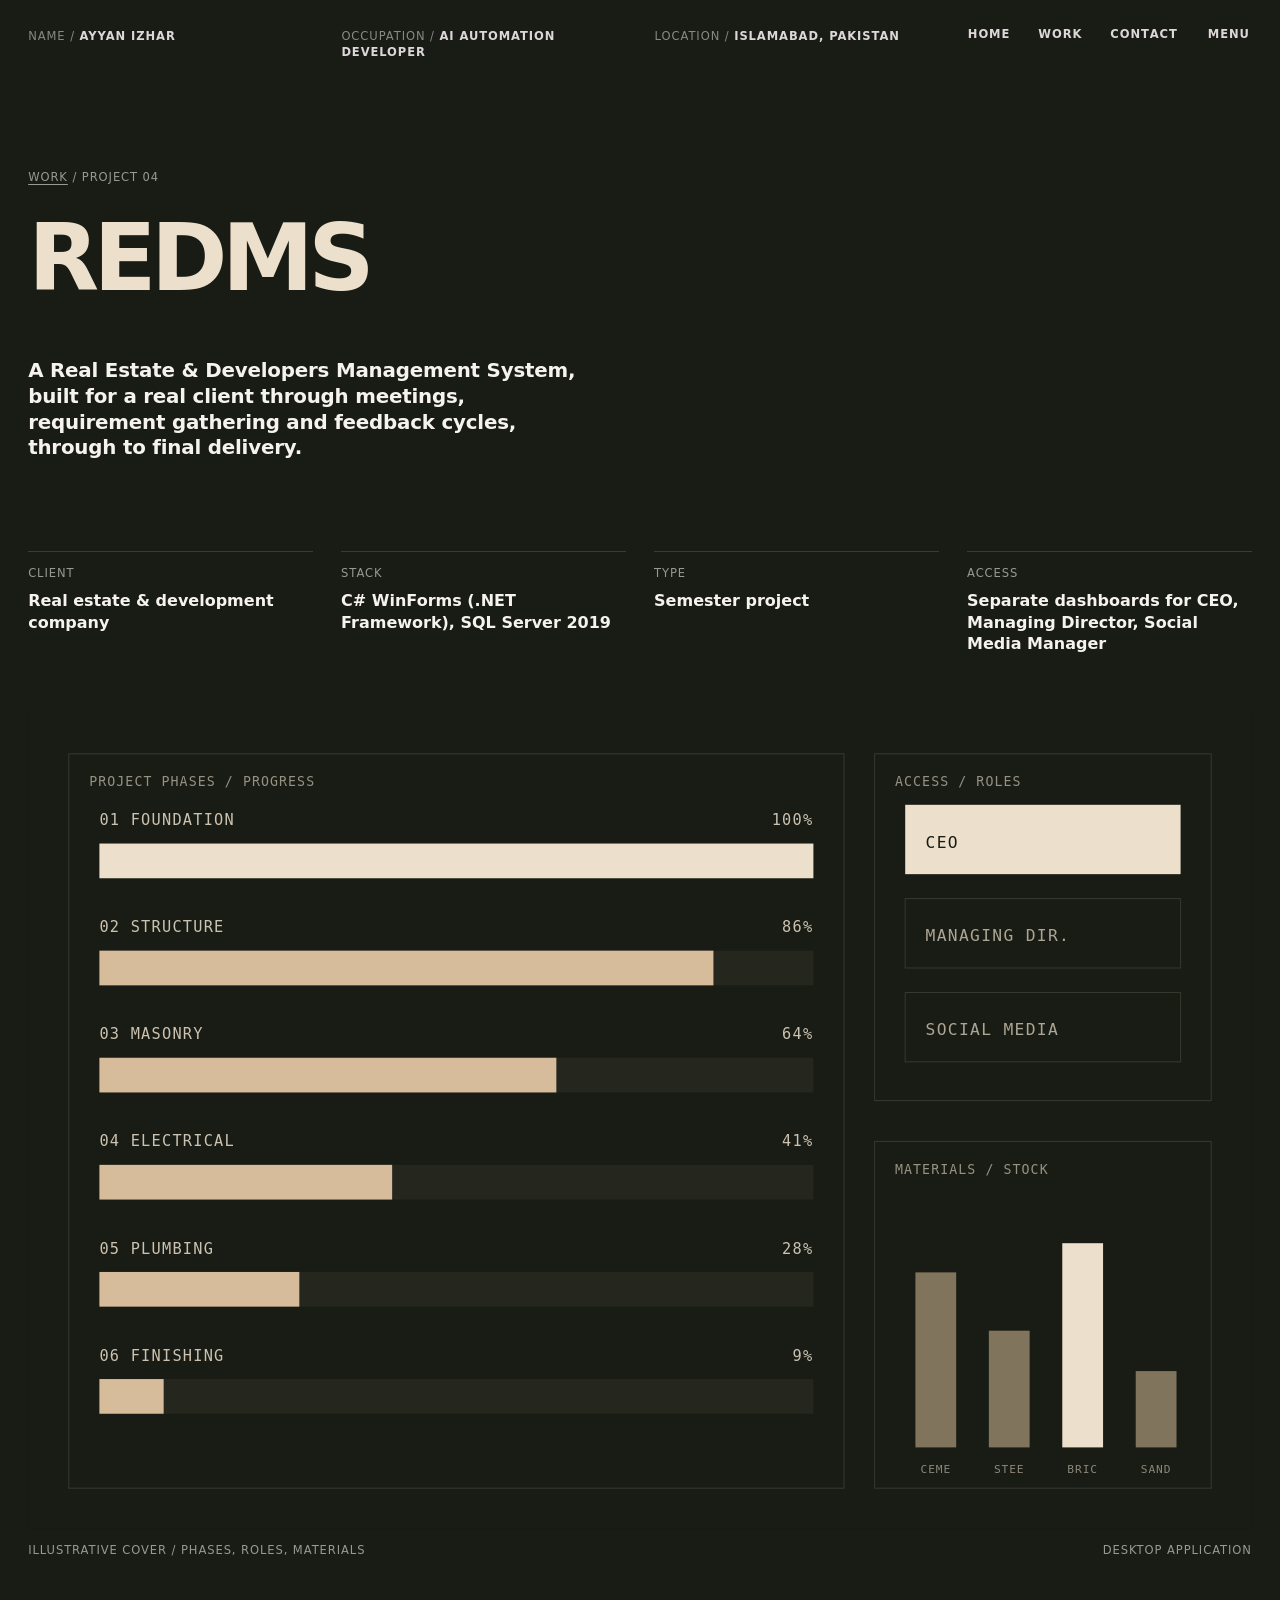
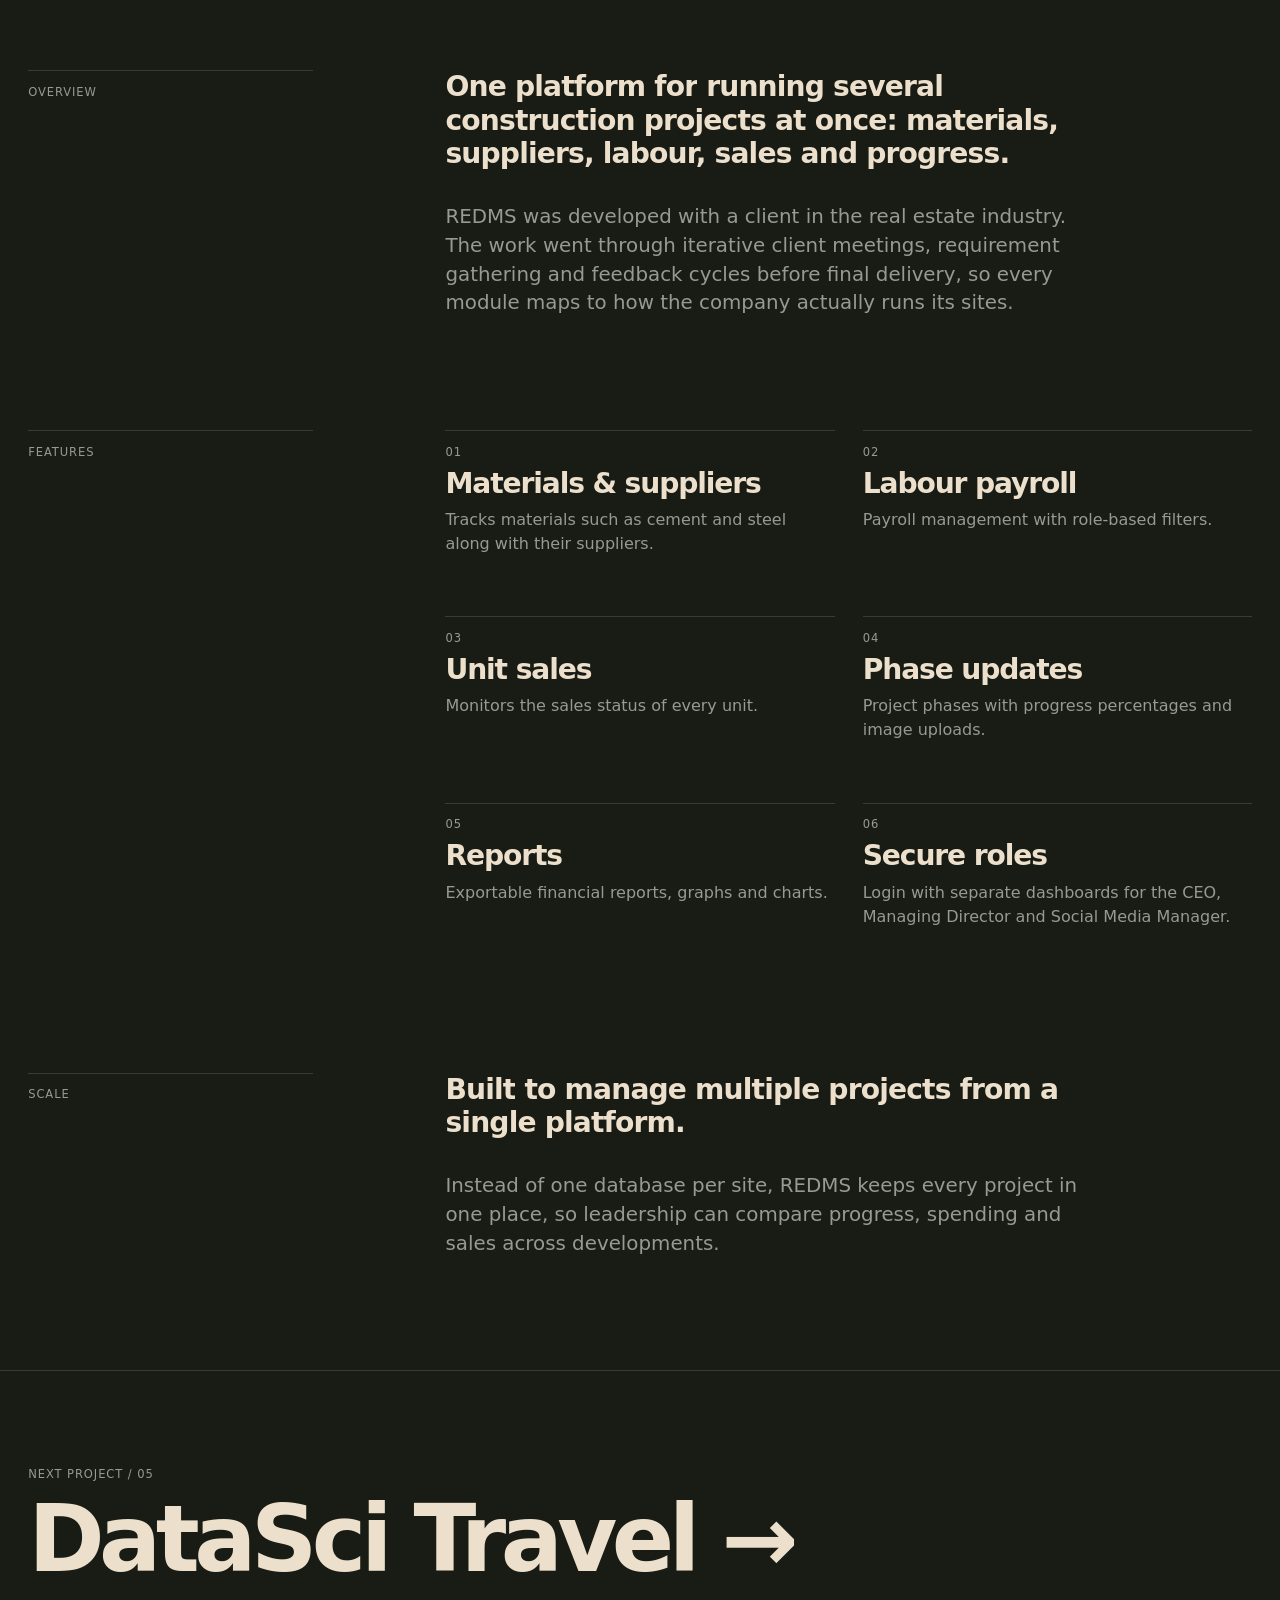
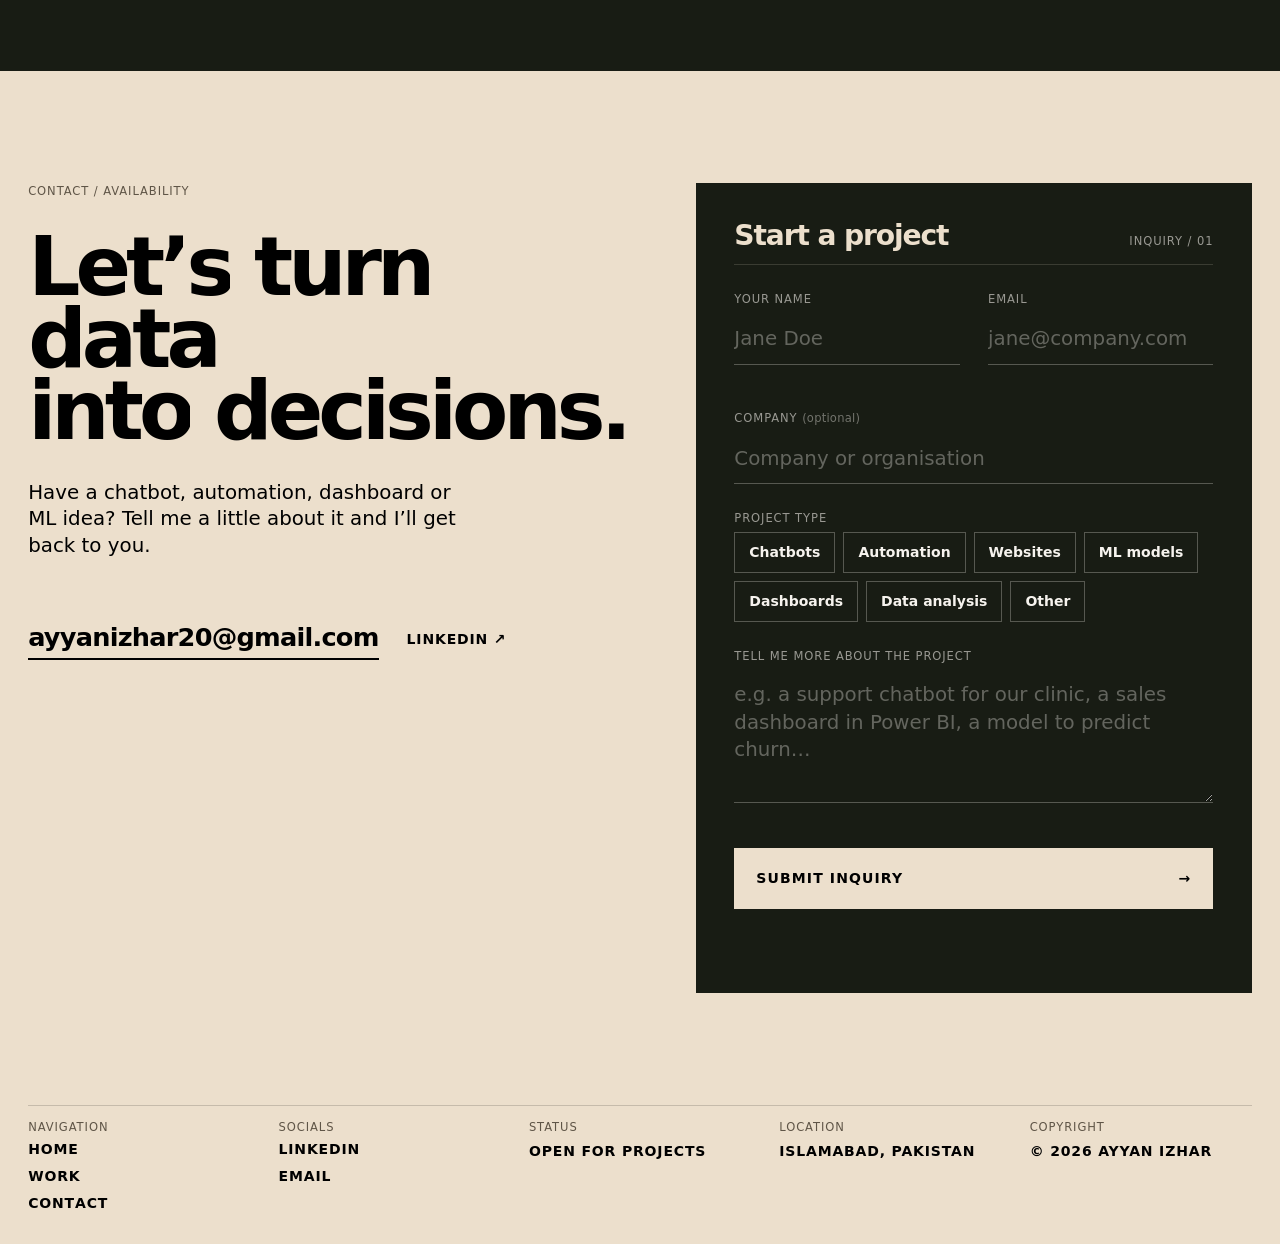
<file: projects/redms.html>
<!doctype html>
<html lang="en">
<head>
  <meta charset="utf-8">
  <meta name="viewport" content="width=device-width, initial-scale=1">
  <title>REDMS | Ayyan Izhar</title>
  <meta name="description" content="REDMS: a Real Estate & Developers Management System built in C# WinForms and SQL Server 2019 for a real client.">
  <meta name="theme-color" content="#181c14">
  <link rel="icon" href="data:image/svg+xml,%3Csvg xmlns='http://www.w3.org/2000/svg' viewBox='0 0 32 32'%3E%3Crect width='32' height='32' fill='%23181c14'/%3E%3Ctext x='16' y='23' font-family='Arial' font-weight='900' font-size='18' fill='%23ecdfcc' text-anchor='middle'%3EAI%3C/text%3E%3C/svg%3E">
  <link rel="preconnect" href="https://api.fontshare.com" crossorigin>
  <link rel="preconnect" href="https://cdn.fontshare.com" crossorigin>
  <link rel="stylesheet" href="https://api.fontshare.com/v2/css?f[]=satoshi@400,500,700,900&display=swap">
  <link rel="stylesheet" href="../assets/css/tokens.css">
  <link rel="stylesheet" href="../assets/css/main.css">
  <script>document.documentElement.classList.add('js');try{if(sessionStorage.getItem('pt'))document.documentElement.classList.add('is-entering')}catch(e){}</script>
  <script src="../assets/js/main.js" defer></script>
</head>
<body>
  <a class="skip" href="#main">Skip to content</a>
  <div class="curtain" aria-hidden="true"></div>

  <header class="site-header">
    <p class="meta"><span class="meta-k">Name /</span> <span class="meta-v">Ayyan Izhar</span></p>
    <p class="meta"><span class="meta-k">Occupation /</span> <span class="meta-v">AI Automation Developer</span></p>
    <p class="meta"><span class="meta-k">Location /</span> <span class="meta-v">Islamabad, Pakistan</span></p>
    <nav class="nav" aria-label="Primary">
      <a href="../index.html" data-roll>Home</a>
      <a href="../index.html#work" data-roll>Work</a>
      <a href="#contact" data-roll>Contact</a>
    </nav>
    <button class="menu-btn" type="button" aria-expanded="false" aria-controls="menu">
      <span class="menu-btn-inner"><span>Menu</span><span aria-hidden="true">Close</span></span>
    </button>
  </header>

  <div class="menu" id="menu" aria-hidden="true">
    <div class="menu-inner">
      <nav aria-label="Menu">
        <p class="label">Navigation</p>
        <ul class="menu-list">
          <li><a class="menu-link" href="../index.html"><span class="menu-link-text">Home</span><span class="menu-num">01</span></a></li>
          <li><a class="menu-link" href="../index.html#work"><span class="menu-link-text">Work</span><span class="menu-num">02</span></a></li>
          <li><a class="menu-link" href="#contact"><span class="menu-link-text">Contact</span><span class="menu-num">03</span></a></li>
        </ul>
      </nav>
      <div class="menu-aside">
        <div>
          <p class="label">Projects</p>
          <ul>
            <li><a href="allied-care-connect.html" data-roll>Allied Care Connect</a></li>
            <li><a href="maahir.html" data-roll>MAAHIR</a></li>
            <li><a href="literacy-illusion.html" data-roll>The Literacy Illusion</a></li>
            <li><a href="redms.html" data-roll>REDMS</a></li>
            <li><a href="datasci.html" data-roll>DataSci Travel</a></li>
            <li><a href="ml-practice.html" data-roll>ML Practice Set</a></li>
          </ul>
        </div>
        <p class="meta"><span class="meta-k">Latest Project /</span> <a class="meta-v" href="allied-care-connect.html">Allied Care Connect</a></p>
      </div>
    </div>
  </div>

  <main id="main" class="project">
    <section class="p-hero">
      <p class="label" data-reveal><a href="../index.html#work">Work</a> / Project 04</p>
      <h1 class="p-title" data-words>REDMS</h1>
      <p class="p-lede" data-reveal>A Real Estate &amp; Developers Management System, built for a real client through meetings, requirement gathering and feedback cycles, through to final delivery.</p>
      <dl class="p-meta">
        <div data-reveal style="--d:0"><dt>Client</dt><dd>Real estate &amp; development company</dd></div>
        <div data-reveal style="--d:1"><dt>Stack</dt><dd>C# WinForms (.NET Framework), SQL Server 2019</dd></div>
        <div data-reveal style="--d:2"><dt>Type</dt><dd>Semester project</dd></div>
        <div data-reveal style="--d:3"><dt>Access</dt><dd>Separate dashboards for CEO, Managing Director, Social Media Manager</dd></div>
      </dl>
    </section>

    <figure class="p-cover">
      <div class="p-cover-frame">
        <img src="../assets/img/cover-redms.svg" alt="Illustration of the REDMS feature set: project phase progress bars, role-based access and material stock levels" width="1200" height="800" decoding="async">
      </div>
      <figcaption><span class="label">Illustrative cover / phases, roles, materials</span><span class="label">Desktop application</span></figcaption>
    </figure>

    <section class="p-block" aria-label="Overview">
      <p class="label">Overview</p>
      <div class="p-block-body">
        <p data-words>One platform for running several construction projects at once: materials, suppliers, labour, sales and progress.</p>
        <p data-reveal>REDMS was developed with a client in the real estate industry. The work went through iterative client meetings, requirement gathering and feedback cycles before final delivery, so every module maps to how the company actually runs its sites.</p>
      </div>
    </section>

    <section class="p-block" aria-label="Features">
      <p class="label">Features</p>
      <div class="p-block-body">
          <div class="p-grid">
            <article class="p-card" data-reveal style="--d:0"><p class="label">01</p><h3>Materials &amp; suppliers</h3><p>Tracks materials such as cement and steel along with their suppliers.</p></article>
            <article class="p-card" data-reveal style="--d:1"><p class="label">02</p><h3>Labour payroll</h3><p>Payroll management with role-based filters.</p></article>
            <article class="p-card" data-reveal style="--d:0"><p class="label">03</p><h3>Unit sales</h3><p>Monitors the sales status of every unit.</p></article>
            <article class="p-card" data-reveal style="--d:1"><p class="label">04</p><h3>Phase updates</h3><p>Project phases with progress percentages and image uploads.</p></article>
            <article class="p-card" data-reveal style="--d:0"><p class="label">05</p><h3>Reports</h3><p>Exportable financial reports, graphs and charts.</p></article>
            <article class="p-card" data-reveal style="--d:1"><p class="label">06</p><h3>Secure roles</h3><p>Login with separate dashboards for the CEO, Managing Director and Social Media Manager.</p></article>
          </div>
      </div>
    </section>

    <section class="p-block" aria-label="Scale">
      <p class="label">Scale</p>
      <div class="p-block-body">
        <p data-words>Built to manage multiple projects from a single platform.</p>
        <p data-reveal>Instead of one database per site, REDMS keeps every project in one place, so leadership can compare progress, spending and sales across developments.</p>
      </div>
    </section>

    <a class="p-next" href="datasci.html">
      <span class="label">Next project / 05</span>
      <span class="p-next-title">DataSci Travel →</span>
    </a>
  </main>

  <footer class="contact" id="contact">
    <div class="contact-main">
      <div class="contact-intro">
        <p class="label">Contact / Availability</p>
        <h2 class="contact-title" data-words>Let’s turn data<br>into decisions.</h2>
        <p class="contact-note">Have a chatbot, automation, dashboard or ML idea? Tell me a little about it and I’ll get back to you.</p>
        <div class="contact-direct">
          <a class="contact-mail" href="mailto:ayyanizhar20@gmail.com">ayyanizhar20@gmail.com</a>
          <a href="https://linkedin.com/in/ayyan-izhar-a177a4330" target="_blank" rel="noopener" data-roll>LinkedIn ↗</a>
        </div>
      </div>

      <form class="inquiry" data-inquiry data-key="5af1431c-3515-425e-9345-6d85cdaa1de3" novalidate aria-labelledby="inq-title">
        <div class="inquiry-head"><h3 id="inq-title">Start a project</h3><span class="label">Inquiry / 01</span></div>
        <div class="field-row">
          <div class="field">
            <label for="inq-name">Your name</label>
            <input id="inq-name" name="name" type="text" autocomplete="name" placeholder="Jane Doe" required aria-describedby="inq-name-error">
            <span class="field-error" id="inq-name-error" aria-live="polite"></span>
          </div>
          <div class="field">
            <label for="inq-email">Email</label>
            <input id="inq-email" name="email" type="email" autocomplete="email" placeholder="jane@company.com" required aria-describedby="inq-email-error">
            <span class="field-error" id="inq-email-error" aria-live="polite"></span>
          </div>
        </div>
        <div class="field">
          <label for="inq-company">Company <i>(optional)</i></label>
          <input id="inq-company" name="company" type="text" autocomplete="organization" placeholder="Company or organisation">
        </div>
        <fieldset class="field">
          <legend>Project type</legend>
          <div class="chips">
            <label class="chip"><input type="checkbox" name="project_type" value="Chatbot / AI agent"><span>Chatbots</span></label>
            <label class="chip"><input type="checkbox" name="project_type" value="Automation (n8n)"><span>Automation</span></label>
            <label class="chip"><input type="checkbox" name="project_type" value="Website"><span>Websites</span></label>
            <label class="chip"><input type="checkbox" name="project_type" value="Machine learning"><span>ML models</span></label>
            <label class="chip"><input type="checkbox" name="project_type" value="Dashboard"><span>Dashboards</span></label>
            <label class="chip"><input type="checkbox" name="project_type" value="Data analysis"><span>Data analysis</span></label>
            <label class="chip"><input type="checkbox" name="project_type" value="Other"><span>Other</span></label>
          </div>
        </fieldset>
        <div class="field">
          <label for="inq-message">Tell me more about the project</label>
          <textarea id="inq-message" name="message" rows="4" placeholder="e.g. a support chatbot for our clinic, a sales dashboard in Power BI, a model to predict churn…" required aria-describedby="inq-message-error"></textarea>
          <span class="field-error" id="inq-message-error" aria-live="polite"></span>
        </div>
        <label class="hp" aria-hidden="true">Leave empty <input type="checkbox" name="botcheck" tabindex="-1" autocomplete="off"></label>
        <button class="inquiry-submit" type="submit"><span class="inquiry-submit-text">Submit inquiry</span><span class="arrow" aria-hidden="true">→</span></button>
        <p class="inquiry-status" role="status" aria-live="polite"></p>
      </form>
    </div>

    <div class="contact-grid">
      <div><p class="label">Navigation</p><a href="../index.html" data-roll>Home</a><a href="../index.html#work" data-roll>Work</a><a href="#contact" data-roll>Contact</a></div>
      <div><p class="label">Socials</p><a href="https://linkedin.com/in/ayyan-izhar-a177a4330" target="_blank" rel="noopener" data-roll>LinkedIn</a><a href="mailto:ayyanizhar20@gmail.com" data-roll>Email</a></div>
      <div><p class="label">Status</p><p>Open for projects</p></div>
      <div><p class="label">Location</p><p>Islamabad, Pakistan</p></div>
      <div><p class="label">Copyright</p><p>© 2026 Ayyan Izhar</p></div>
    </div>
  </footer>
</body>
</html>
</file>
<file: assets/css/tokens.css>
:root {
  /* Colors (kerimovdesigns.com) */
  --color-bg: #181c14;
  --color-fg: #ecdfcc;
  --color-secondary: #d6bc9a;
  --color-ink: #000000;
  --color-offwhite: #f6f3ee;
  --color-muted: rgba(246, 243, 238, 0.58);
  --color-dim: #5f5547;
  --color-line: rgba(236, 223, 204, 0.16);
  --color-line-ink: rgba(0, 0, 0, 0.16);

  /* Typography */
  --font-sans: 'Satoshi', ui-sans-serif, system-ui, -apple-system, 'Segoe UI', sans-serif;
  --fs-display: clamp(3rem, 13.4vw, 15rem);
  --fs-title: clamp(2.6rem, 7.2vw, 7.5rem);
  --fs-h1: clamp(1.9rem, 3.6vw, 3.2rem);
  --fs-h2: 1.76rem;
  --fs-body: 1.24rem;
  --fs-body-sm: 1rem;
  --fs-micro: 0.875rem;
  --fs-label: 0.72rem;

  /* Spacing */
  --space-1: 4px;
  --space-2: 8px;
  --space-3: 12.8px;
  --space-4: 32px;
  --space-5: 58px;
  --space-6: 90px;
  --space-7: 112px;
  --gutter: clamp(16px, 2.2vw, 32px);

  /* Motion (kerimov motion lab) */
  --ease: cubic-bezier(0.76, 0, 0.24, 1);
  --ease-std: cubic-bezier(0.4, 0, 0.2, 1);
  --ease-out: cubic-bezier(0.22, 1, 0.36, 1);
  --dur-instant: 15ms;
  --dur-xs: 90ms;
  --dur-fast: 150ms;
  --dur-md: 300ms;
  --dur-lg: 500ms;
  --dur-slow: 540ms;
  --stagger: 75ms;

  /* Layers */
  --z-header: 70;
  --z-preview: 50;
  --z-menu: 60;
  --z-curtain: 90;
}
</file>
<file: assets/css/main.css>
/* ---------- Base ---------- */
*, *::before, *::after { box-sizing: border-box; }
html { -webkit-text-size-adjust: 100%; text-size-adjust: 100%; }
body {
  margin: 0;
  background: var(--color-bg);
  color: var(--color-offwhite);
  font-family: var(--font-sans);
  font-size: var(--fs-body-sm);
  font-weight: 500;
  line-height: 1.5;
  -webkit-font-smoothing: antialiased;
  -moz-osx-font-smoothing: grayscale;
  overflow-x: clip;
}
img, video, svg { display: block; max-width: 100%; }
a { color: inherit; text-decoration: none; }
button { font: inherit; color: inherit; background: none; border: 0; padding: 0; cursor: pointer; }
h1, h2, h3, p, ol, ul, dl, dd, figure { margin: 0; }
ol, ul { list-style: none; padding: 0; }
::selection { background: var(--color-fg); color: var(--color-ink); }
:focus-visible { outline: 1px solid currentColor; outline-offset: 4px; }
[tabindex="-1"]:focus { outline: none; }
html.menu-open { overflow: hidden; }

.skip {
  position: fixed; top: 8px; left: 8px; z-index: 100;
  padding: 10px 14px; background: var(--color-fg); color: var(--color-ink);
  transform: translateY(-160%); transition: transform var(--dur-md) var(--ease);
}
.skip:focus { transform: none; }
.sr-only { position: absolute; width: 1px; height: 1px; overflow: hidden; clip: rect(0 0 0 0); white-space: nowrap; }

.label {
  font-size: var(--fs-label);
  font-weight: 500;
  letter-spacing: 0.08em;
  text-transform: uppercase;
  color: var(--color-muted);
  line-height: 1.4;
}
.meta { font-size: var(--fs-label); letter-spacing: 0.08em; text-transform: uppercase; line-height: 1.4; }
.meta-k { color: var(--color-muted); }
.meta-v { font-weight: 700; }

/* ---------- Roll text (kerimov doubled-letter hover) ---------- */
.roll { display: inline-flex; overflow: hidden; line-height: 1.15; vertical-align: top; }
.roll-c {
  display: inline-block;
  position: relative;
  white-space: pre;
  transition: transform var(--dur-md) var(--ease);
  transition-delay: calc(var(--i) * 14ms);
}
.roll-c::after { content: attr(data-c); position: absolute; left: 0; top: 100%; }
a:hover .roll-c, a:focus-visible .roll-c, button:hover .roll-c { transform: translateY(-100%); }

/* ---------- Header ---------- */
.site-header {
  position: fixed;
  inset: 0 0 auto 0;
  z-index: var(--z-header);
  display: grid;
  grid-template-columns: repeat(3, minmax(0, 1fr)) auto auto;
  align-items: start;
  gap: var(--gutter);
  padding: var(--gutter);
  color: var(--color-offwhite);
  mix-blend-mode: difference;
  pointer-events: none;
}
.site-header > * { pointer-events: auto; }
.nav { display: flex; gap: 28px; font-size: var(--fs-label); font-weight: 700; letter-spacing: 0.08em; text-transform: uppercase; }
.menu-btn {
  display: inline-flex; align-items: flex-start; overflow: hidden; height: 1.15em; line-height: 1.15;
  font-size: var(--fs-label); font-weight: 700; letter-spacing: 0.08em; text-transform: uppercase;
}
.menu-btn-inner { display: flex; flex-direction: column; transition: transform var(--dur-slow) var(--ease); }
.menu-open .menu-btn-inner { transform: translateY(-50%); }

/* ---------- Menu ---------- */
.menu {
  position: fixed; inset: 0; z-index: var(--z-menu);
  background: var(--color-fg); color: var(--color-ink);
  clip-path: inset(0 0 0 100%);
  transition: clip-path 700ms var(--ease), visibility 0s linear 700ms;
  visibility: hidden;
}
.menu-open .menu { clip-path: inset(0 0 0 0); visibility: visible; transition: clip-path 700ms var(--ease); }
.menu-inner {
  height: 100%;
  display: grid;
  grid-template-columns: 2fr 1fr;
  gap: var(--gutter);
  align-items: end;
  padding: calc(var(--gutter) * 4) var(--gutter) var(--gutter);
}
.menu .label { color: var(--color-dim); }
.menu-list { margin-top: var(--space-3); border-top: 1px solid var(--color-line-ink); }
.menu-list li { border-bottom: 1px solid var(--color-line-ink); overflow: hidden; }
.menu-link {
  display: flex; justify-content: space-between; align-items: flex-start;
  padding: 6px 0 2px;
  font-size: clamp(2.8rem, 8.5vw, 8.5rem); font-weight: 900; letter-spacing: -0.05em; line-height: 0.95;
  opacity: 0;
  transform: translateX(14vw);
  transition: transform 800ms var(--ease), opacity var(--dur-slow) var(--ease-std);
}
.menu-open .menu-link { opacity: 1; transform: none; transition-delay: calc(140ms + var(--i) * var(--stagger)); }
.menu-num { font-size: var(--fs-micro); font-weight: 700; letter-spacing: 0.04em; padding-top: 0.9em; }
.menu-link:hover .menu-link-text { transform: translateX(16px); }
.menu-link-text { transition: transform var(--dur-md) var(--ease); }
.menu-aside { display: grid; gap: var(--space-4); align-content: end; }
.menu-aside ul { display: grid; gap: 6px; margin-top: var(--space-3); font-size: var(--fs-body); font-weight: 700; letter-spacing: -0.01em; }
.menu-aside > * { opacity: 0; transform: translateX(48px); transition: opacity var(--dur-md) var(--ease-std), transform var(--dur-slow) var(--ease); }
.menu-open .menu-aside > * { opacity: 1; transform: none; transition-delay: 420ms; }

/* ---------- Curtain ---------- */
.curtain {
  position: fixed; inset: 0; z-index: var(--z-curtain);
  background: var(--color-fg);
  transform: scaleX(0); transform-origin: 0 50%;
  pointer-events: none;
}
.is-entering .curtain { transform: scaleX(1); }
.curtain.is-revealing { transform: scaleX(0); transform-origin: 0 50%; transition: transform 750ms var(--ease); }
.curtain.is-leaving { transform: scaleX(1); transform-origin: 100% 50%; transition: transform 600ms var(--ease); }

/* ---------- Hero ---------- */
.hero {
  min-height: 100svh;
  display: grid;
  grid-template-rows: 1fr auto auto;
  padding: calc(var(--gutter) * 4) var(--gutter) var(--gutter);
}
.hero-intro {
  align-self: center;
  justify-self: end;
  max-width: 30ch;
  font-size: var(--fs-body);
  font-weight: 700;
  line-height: 1.25;
  letter-spacing: -0.01em;
}
.hero-intro span { color: var(--color-muted); }
.hero-name {
  font-size: var(--fs-display);
  font-weight: 900;
  letter-spacing: -0.065em;
  line-height: 0.8;
  text-transform: uppercase;
  white-space: nowrap;
  margin: var(--space-4) 0 var(--space-4) -0.04em;
}
.hero-name .name-inner { display: inline-block; }
.hero-name .line { display: inline-block; overflow: hidden; padding: 0.06em 0.04em 0.02em 0; }
.hero-name .line + .line { margin-left: 0.22em; }
.char { display: inline-block; }
html.js .hero-name .char { transform: translateY(105%); }
html.is-loaded .hero-name .char {
  transform: none;
  transition: transform 1100ms var(--ease);
  transition-delay: calc(120ms + var(--i) * 40ms);
}
.strip {
  display: grid;
  grid-template-columns: repeat(4, minmax(0, 1fr));
  gap: var(--gutter);
  padding-top: var(--space-3);
  border-top: 1px solid var(--color-line);
}
.strip a { text-decoration: underline; text-decoration-thickness: 1px; text-underline-offset: 3px; }
.dot {
  display: inline-block; width: 7px; height: 7px; border-radius: 50%;
  background: var(--color-secondary); margin-right: 6px; vertical-align: 1px;
  animation: pulse 2s var(--ease-std) infinite;
}
@keyframes pulse { 50% { opacity: 0.35; } }

/* ---------- Sections ---------- */
.section { padding: var(--space-7) var(--gutter); }
.section-head {
  display: grid;
  grid-template-columns: repeat(4, minmax(0, 1fr));
  gap: var(--gutter);
  padding-top: var(--space-3);
  border-top: 1px solid var(--color-line);
  margin-bottom: var(--space-6);
}
.section-head .label:last-child { grid-column: 2 / -1; }
.statement {
  font-size: var(--fs-h1);
  font-weight: 700;
  letter-spacing: -0.035em;
  line-height: 1.05;
}
.statement em { font-style: normal; color: var(--color-muted); }

/* Word mask reveal */
.w { display: inline-block; overflow: hidden; vertical-align: top; padding-bottom: 0.1em; margin-bottom: -0.1em; }
.wi { display: inline-block; }
html.js [data-words] .wi { transform: translateY(110%); transition: transform 900ms var(--ease); transition-delay: calc(var(--i) * 28ms); }
html.js [data-words].is-in .wi { transform: none; }

/* Generic rise */
html.js [data-reveal] { opacity: 0; transform: translateY(16px); transition: opacity var(--dur-slow) var(--ease-std), transform var(--dur-slow) var(--ease); transition-delay: calc(var(--d, 0) * var(--stagger)); }
html.js [data-reveal].is-in { opacity: 1; transform: none; }

/* ---------- About ---------- */
.about {
  display: grid;
  grid-template-columns: repeat(12, minmax(0, 1fr));
  gap: var(--gutter);
  align-items: start;
}
.portrait { grid-column: 1 / span 4; position: relative; }
.portrait img { width: 100%; height: auto; aspect-ratio: 1; }
.portrait figcaption { margin-top: var(--space-3); }
.about-body { grid-column: 6 / -1; display: grid; gap: var(--space-5); }
.about-body p.copy { max-width: 46ch; font-size: var(--fs-body); line-height: 1.4; color: var(--color-fg); }
.facts { border-top: 1px solid var(--color-line); }
.facts > div {
  display: grid; grid-template-columns: 1fr 2fr 1fr; gap: var(--gutter);
  padding: 14px 0; border-bottom: 1px solid var(--color-line);
  font-size: var(--fs-body-sm);
}
.facts dt { color: var(--color-muted); font-size: var(--fs-label); letter-spacing: 0.08em; text-transform: uppercase; padding-top: 4px; }
.facts dd { font-weight: 700; }
.facts dd + dd { text-align: right; color: var(--color-muted); font-weight: 500; }

/* ---------- Work index ---------- */
.work-list { border-top: 1px solid var(--color-line); }
.work-row { border-bottom: 1px solid var(--color-line); }
.work-link {
  position: relative;
  display: grid;
  grid-template-columns: 64px minmax(0, 2.2fr) minmax(0, 1fr) minmax(0, 1fr) 32px;
  gap: var(--gutter);
  align-items: baseline;
  padding: 26px var(--space-3);
  margin: 0 calc(var(--space-3) * -1);
  isolation: isolate;
  transition: color var(--dur-md) var(--ease);
}
.work-link::before {
  content: ""; position: absolute; inset: 0; z-index: -1;
  background: var(--color-fg);
  transform: scaleY(0); transform-origin: 50% 100%;
  transition: transform var(--dur-md) var(--ease);
}
.work-num { font-size: var(--fs-label); letter-spacing: 0.08em; color: var(--color-muted); transition: color var(--dur-md) var(--ease); }
.work-title {
  font-size: clamp(1.8rem, 4.4vw, 4.4rem);
  font-weight: 900;
  letter-spacing: -0.05em;
  line-height: 0.95;
  transition: transform var(--dur-md) var(--ease);
}
.work-tags, .work-ctx { font-size: var(--fs-micro); line-height: 1.35; }
.work-ctx { color: var(--color-muted); transition: color var(--dur-md) var(--ease); }
.work-arrow { justify-self: end; font-size: var(--fs-body); transition: transform var(--dur-md) var(--ease); }
.work-media { display: none; }
@media (hover: hover) {
  .work-link:hover, .work-link:focus-visible,
  .work-link:hover .work-title, .work-link:focus-visible .work-title { color: var(--color-ink); }
  .work-link:hover::before, .work-link:focus-visible::before { transform: scaleY(1); transform-origin: 50% 0; }
  .work-link:hover .work-title, .work-link:focus-visible .work-title { transform: translateX(14px); }
  .work-link:hover .work-num, .work-link:hover .work-ctx,
  .work-link:focus-visible .work-num, .work-link:focus-visible .work-ctx { color: var(--color-dim); }
  .work-link:hover .work-arrow, .work-link:focus-visible .work-arrow { transform: translateX(-6px) rotate(-45deg); }
}

/* Cursor-following preview */
.preview {
  position: fixed; top: 0; left: 0; z-index: var(--z-preview);
  width: clamp(260px, 26vw, 420px); aspect-ratio: 3 / 2;
  pointer-events: none;
  will-change: transform;
}
.preview-inner {
  position: absolute; inset: 0; overflow: hidden;
  opacity: 0; transform: scale(0.96);
  transition: opacity var(--dur-md) var(--ease-std), transform var(--dur-md) var(--ease);
  background: var(--color-bg);
  outline: 1px solid var(--color-line);
}
.preview.is-active .preview-inner { opacity: 1; transform: none; }
.preview-item { position: absolute; inset: 0; width: 100%; height: 100%; object-fit: cover; opacity: 0; transition: opacity var(--dur-xs) linear; }
.preview-item.is-active { opacity: 1; }
@media (hover: none) { .preview { display: none; } }

/* ---------- Experience ---------- */
.rows { border-top: 1px solid var(--color-line); }
.row {
  display: grid;
  grid-template-columns: repeat(12, minmax(0, 1fr));
  gap: var(--gutter);
  padding: var(--space-4) 0;
  border-bottom: 1px solid var(--color-line);
}
.row-when { grid-column: 1 / span 3; }
.row-what { grid-column: 4 / span 4; }
.row-what h3 { font-size: var(--fs-h2); font-weight: 900; letter-spacing: -0.04em; line-height: 1; }
.row-what p { margin-top: 8px; color: var(--color-muted); }
.row-detail { grid-column: 8 / -1; display: grid; gap: 10px; font-size: var(--fs-body-sm); }
.row-detail li { display: grid; grid-template-columns: 28px 1fr; }
.row-detail li::before { content: counter(item, decimal-leading-zero); counter-increment: item; font-size: var(--fs-label); color: var(--color-muted); padding-top: 4px; }
.row-detail { counter-reset: item; }

/* ---------- Capabilities ---------- */
.caps { display: grid; grid-template-columns: repeat(5, minmax(0, 1fr)); gap: var(--gutter); }
.cap { border-top: 1px solid var(--color-line); padding-top: var(--space-3); }
.cap ul { margin-top: var(--space-4); display: grid; gap: 4px; font-size: var(--fs-body); font-weight: 700; letter-spacing: -0.02em; line-height: 1.25; }
.cap li span { color: var(--color-muted); font-weight: 500; }

/* ---------- Contact footer ---------- */
.contact {
  background: var(--color-fg);
  color: var(--color-ink);
  padding: var(--space-7) var(--gutter) var(--gutter);
}
.contact .label { color: var(--color-dim); }
.contact-main {
  display: grid;
  grid-template-columns: minmax(0, 1.1fr) minmax(0, 1fr);
  gap: calc(var(--gutter) * 2);
  align-items: start;
}
.contact-intro { position: sticky; top: calc(var(--gutter) * 4); }
.contact-title {
  margin-top: var(--space-4);
  font-size: clamp(2.6rem, 6.4vw, 7rem);
  font-weight: 900;
  letter-spacing: -0.06em;
  line-height: 0.88;
}
.contact-note { margin-top: var(--space-4); max-width: 36ch; font-size: var(--fs-body); font-weight: 500; line-height: 1.35; }
.contact-direct { display: flex; flex-wrap: wrap; align-items: baseline; gap: 12px 28px; margin-top: var(--space-5); }
.contact-mail {
  font-size: clamp(1.15rem, 2vw, 1.9rem);
  font-weight: 700;
  letter-spacing: -0.03em;
  border-bottom: 2px solid currentColor;
  padding-bottom: 2px;
}
.contact-direct a:not(.contact-mail) { font-size: var(--fs-micro); font-weight: 700; text-transform: uppercase; letter-spacing: 0.06em; }

/* Inquiry card */
.inquiry {
  background: var(--color-bg);
  color: var(--color-offwhite);
  padding: clamp(24px, 3vw, 44px);
  display: grid;
  gap: 26px;
}
.inquiry .label { color: var(--color-muted); }
.inquiry-head { display: flex; justify-content: space-between; align-items: baseline; padding-bottom: 14px; border-bottom: 1px solid var(--color-line); }
.inquiry-head h3 { font-size: var(--fs-h2); font-weight: 900; letter-spacing: -0.04em; line-height: 1; color: var(--color-fg); }
.field-row { display: grid; grid-template-columns: repeat(2, minmax(0, 1fr)); gap: var(--gutter); }
.field { display: grid; gap: 8px; min-width: 0; }
.field > label, .field > legend { font-size: var(--fs-label); font-weight: 500; letter-spacing: 0.08em; text-transform: uppercase; color: var(--color-muted); padding: 0; }
.field > label i { font-style: normal; opacity: 0.7; text-transform: none; letter-spacing: 0.02em; }
.field input, .field textarea {
  width: 100%;
  font: inherit;
  font-size: var(--fs-body);
  font-weight: 500;
  color: var(--color-offwhite);
  background: transparent;
  border: 0;
  border-bottom: 1px solid rgba(246, 243, 238, 0.28);
  border-radius: 0;
  padding: 8px 0 10px;
  transition: border-color var(--dur-md) var(--ease);
}
.field textarea { resize: vertical; min-height: 120px; line-height: 1.4; }
.field input::placeholder, .field textarea::placeholder { color: rgba(246, 243, 238, 0.34); }
.field input:focus, .field textarea:focus { outline: none; border-bottom-color: var(--color-fg); }
.field input:focus-visible, .field textarea:focus-visible { box-shadow: 0 1px 0 0 var(--color-fg); }
.field [aria-invalid="true"] { border-bottom-color: var(--color-secondary); }
.field-error { min-height: 1em; font-size: var(--fs-label); color: var(--color-secondary); letter-spacing: 0.04em; }
fieldset.field { border: 0; margin: 0; padding: 0; }
.chips { display: flex; flex-wrap: wrap; gap: 8px; margin-top: 4px; }
.chip { position: relative; cursor: pointer; }
.chip input { position: absolute; opacity: 0; inset: 0; margin: 0; cursor: pointer; }
.chip span {
  display: inline-block;
  padding: 9px 14px;
  font-size: var(--fs-micro);
  font-weight: 700;
  border: 1px solid rgba(246, 243, 238, 0.28);
  transition: background-color var(--dur-md) var(--ease), color var(--dur-md) var(--ease), border-color var(--dur-md) var(--ease);
}
.chip:hover span { border-color: var(--color-fg); }
.chip input:checked + span { background: var(--color-fg); color: var(--color-ink); border-color: var(--color-fg); }
.chip input:focus-visible + span { outline: 1px solid var(--color-fg); outline-offset: 3px; }
.hp { position: absolute; left: -9999px; width: 1px; height: 1px; overflow: hidden; }
.inquiry-submit {
  position: relative;
  display: flex; justify-content: space-between; align-items: center;
  width: 100%;
  padding: 20px 22px;
  background: var(--color-fg);
  color: var(--color-ink);
  font-size: var(--fs-micro);
  font-weight: 900;
  letter-spacing: 0.08em;
  text-transform: uppercase;
  isolation: isolate;
  overflow: hidden;
}
.inquiry-submit::before {
  content: ""; position: absolute; inset: 0; z-index: -1; background: var(--color-secondary);
  transform: scaleX(0); transform-origin: 100% 50%; transition: transform var(--dur-lg) var(--ease);
}
.inquiry-submit:hover::before, .inquiry-submit:focus-visible::before { transform: scaleX(1); transform-origin: 0 50%; }
.inquiry-submit .arrow { transition: transform var(--dur-md) var(--ease); }
.inquiry-submit:hover .arrow { transform: translateX(6px); }
.inquiry-submit[disabled] { cursor: progress; opacity: 0.7; }
.inquiry-status { font-size: var(--fs-micro); min-height: 1.4em; color: var(--color-muted); }
.inquiry-status a { text-decoration: underline; text-underline-offset: 3px; color: var(--color-offwhite); }
.inquiry-done { display: grid; gap: 14px; padding: var(--space-4) 0; }
.inquiry-done h3 { font-size: var(--fs-h1); font-weight: 900; letter-spacing: -0.05em; line-height: 0.95; color: var(--color-fg); }
.contact-grid {
  display: grid;
  grid-template-columns: repeat(5, minmax(0, 1fr));
  gap: var(--gutter);
  margin-top: var(--space-7);
  padding-top: var(--space-3);
  border-top: 1px solid var(--color-line-ink);
}
.contact-grid > div { display: grid; gap: 6px; align-content: start; }
.contact-grid a, .contact-grid p:not(.label) { font-size: var(--fs-micro); font-weight: 700; text-transform: uppercase; letter-spacing: 0.06em; }

/* ---------- Project pages ---------- */
.p-hero { padding: calc(var(--gutter) * 6) var(--gutter) var(--space-5); }
.p-hero .label a { text-decoration: underline; text-underline-offset: 3px; }
.p-title {
  margin-top: var(--space-4);
  font-size: var(--fs-title);
  font-weight: 900;
  letter-spacing: -0.06em;
  line-height: 0.9;
  max-width: 14ch;
}
.p-lede {
  margin-top: var(--space-5);
  max-width: 40ch;
  font-size: var(--fs-body);
  font-weight: 700;
  line-height: 1.3;
  letter-spacing: -0.01em;
}
.p-meta {
  display: grid;
  grid-template-columns: repeat(4, minmax(0, 1fr));
  gap: var(--gutter);
  margin-top: var(--space-6);
}
.p-meta > div { border-top: 1px solid var(--color-line); padding-top: var(--space-3); display: grid; gap: 8px; align-content: start; }
.p-meta dt { font-size: var(--fs-label); letter-spacing: 0.08em; text-transform: uppercase; color: var(--color-muted); }
.p-meta dd { font-weight: 700; line-height: 1.35; }
.p-cover { padding: 0 var(--gutter); }
.p-cover-frame { position: relative; overflow: hidden; outline: 1px solid var(--color-line); background: #10130d; }
.p-cover-frame img, .p-cover-frame video { width: 100%; height: auto; }

/* Gallery: one large shot left, two stacked right */
.p-gallery-wrap { padding: var(--space-7) var(--gutter) 0; }
.p-gallery-wrap > .label { display: block; padding-top: var(--space-3); border-top: 1px solid var(--color-line); margin-bottom: var(--space-4); }
.p-gallery {
  display: grid;
  grid-template-columns: minmax(0, 2fr) minmax(0, 1fr);
  grid-template-rows: auto auto;
  gap: var(--gutter);
}
.p-shot { position: relative; margin: 0; display: grid; grid-template-rows: 1fr auto; gap: 10px; min-height: 0; }
.p-shot--main { grid-row: 1 / span 2; }
.p-shot button {
  display: block; width: 100%; height: 100%; min-height: 0;
  overflow: hidden; outline: 1px solid var(--color-line); background: #10130d; cursor: zoom-in;
}
.p-shot button { position: relative; }
.p-shot img { position: absolute; inset: 0; width: 100%; height: 100%; object-fit: cover; object-position: top left; transition: transform 900ms var(--ease); }
.p-shot--main img { position: static; height: auto; }
.p-shot button:hover img { transform: scale(1.025); }
.p-shot figcaption { display: flex; justify-content: space-between; gap: 12px; }

/* Lightbox */
.lightbox {
  width: 100vw; height: 100vh; max-width: none; max-height: none; margin: 0; padding: var(--gutter);
  border: 0; background: rgba(12, 14, 10, 0.94); color: var(--color-offwhite);
  display: none; place-items: center;
}
.lightbox[open] { display: grid; animation: lb-in var(--dur-lg) var(--ease); }
.lightbox::backdrop { background: transparent; }
.lightbox img { max-width: 100%; max-height: calc(100vh - 120px); width: auto; height: auto; outline: 1px solid var(--color-line); }
.lightbox-close { position: fixed; top: var(--gutter); right: var(--gutter); font-size: var(--fs-label); font-weight: 700; letter-spacing: 0.08em; text-transform: uppercase; }
.lightbox-cap { margin-top: 12px; text-align: center; }
@keyframes lb-in { from { opacity: 0; } }

/* Large type stays cream, small type is off-white */
.hero-name, .statement, .work-title, .row-what h3, .p-title, .p-block-body > p:first-child, .p-card h3, .p-next-title, .facts dd:first-of-type { color: var(--color-fg); }
.statement em { color: var(--color-muted); }
html.js .p-cover-frame { clip-path: inset(12% 6% 12% 6%); transition: clip-path 1100ms var(--ease); }
html.js .p-cover-frame.is-in { clip-path: inset(0 0 0 0); }
.p-cover figcaption { margin-top: var(--space-3); display: flex; justify-content: space-between; gap: var(--gutter); }
.p-block {
  display: grid;
  grid-template-columns: repeat(12, minmax(0, 1fr));
  gap: var(--gutter);
  padding: var(--space-7) var(--gutter) 0;
}
.p-block > .label { grid-column: 1 / span 3; position: sticky; top: calc(var(--gutter) * 4); align-self: start; padding-top: var(--space-3); border-top: 1px solid var(--color-line); }
.p-block-body { grid-column: 5 / -1; }
.p-block-body > p { font-size: var(--fs-h2); font-weight: 700; letter-spacing: -0.03em; line-height: 1.2; max-width: 34ch; }
.p-block-body > p + p { margin-top: var(--space-4); font-size: var(--fs-body); font-weight: 500; color: var(--color-muted); letter-spacing: 0; line-height: 1.45; max-width: 52ch; }
.p-list { border-top: 1px solid var(--color-line); counter-reset: item; }
.p-list li {
  display: grid; grid-template-columns: 64px 1fr; gap: var(--gutter);
  padding: 22px 0; border-bottom: 1px solid var(--color-line);
  font-size: var(--fs-body); line-height: 1.35;
}
.p-list li::before { content: counter(item, decimal-leading-zero); counter-increment: item; font-size: var(--fs-label); letter-spacing: 0.08em; color: var(--color-muted); padding-top: 6px; }
.p-list strong { font-weight: 900; letter-spacing: -0.02em; }
.p-grid { display: grid; grid-template-columns: repeat(2, minmax(0, 1fr)); gap: var(--gutter); }
.p-card { border-top: 1px solid var(--color-line); padding: var(--space-3) 0 var(--space-4); display: grid; gap: 10px; align-content: start; }
.p-card h3 { font-size: var(--fs-h2); font-weight: 900; letter-spacing: -0.04em; line-height: 1; }
.p-card p { color: var(--color-muted); }
.p-next {
  display: block;
  margin-top: var(--space-7);
  padding: var(--space-6) var(--gutter);
  border-top: 1px solid var(--color-line);
  position: relative;
  isolation: isolate;
  transition: color var(--dur-lg) var(--ease);
}
.p-next::before {
  content: ""; position: absolute; inset: 0; z-index: -1; background: var(--color-secondary);
  transform: scaleY(0); transform-origin: 50% 100%; transition: transform var(--dur-lg) var(--ease);
}
.p-next:hover, .p-next:hover .p-next-title { color: var(--color-ink); }
.p-next-title { transition: color var(--dur-lg) var(--ease); }
.p-next:hover::before { transform: scaleY(1); }
.p-next:hover .label { color: var(--color-dim); }
.p-next-title {
  display: block; margin-top: var(--space-3);
  font-size: var(--fs-title); font-weight: 900; letter-spacing: -0.06em; line-height: 0.9;
}

/* ---------- Responsive ---------- */
@media (max-width: 1024px) {
  .site-header { grid-template-columns: minmax(0, 1fr) minmax(0, 1fr) auto auto; }
  .site-header .meta:nth-child(3) { display: none; }
  .about-body { grid-column: 5 / -1; }
  .caps { grid-template-columns: repeat(3, minmax(0, 1fr)); row-gap: var(--space-5); }
  .contact-grid { grid-template-columns: repeat(3, minmax(0, 1fr)); row-gap: var(--space-4); }
  .contact-main { grid-template-columns: minmax(0, 1fr); }
  .contact-intro { position: static; }
}
@media (max-width: 760px) {
  :root { --fs-body: 1.1rem; }
  .site-header { grid-template-columns: minmax(0, 1fr) auto; }
  .site-header { grid-template-columns: minmax(0, 1fr) auto auto; }
  .site-header .meta:nth-child(2), .nav a:not(:last-child) { display: none; }
  .field-row, .p-gallery { grid-template-columns: minmax(0, 1fr); }
  .p-shot--main { grid-row: auto; }
  .p-shot button { aspect-ratio: 16 / 10; }
  .p-shot--main button { aspect-ratio: auto; }
  .hero-intro { justify-self: start; align-self: end; }
  .hero-name .line { display: block; width: max-content; }
  .hero-name .line + .line { margin-left: 0; margin-top: -0.04em; }
  .strip { grid-template-columns: repeat(2, minmax(0, 1fr)); row-gap: var(--space-3); }
  .section { padding: var(--space-6) var(--gutter); }
  .section-head { grid-template-columns: auto 1fr; margin-bottom: var(--space-5); }
  .section-head .label:last-child { grid-column: 2; }
  .about, .row, .p-block { grid-template-columns: minmax(0, 1fr); }
  .portrait { grid-column: 1; max-width: 340px; }
  .about-body, .row-when, .row-what, .row-detail, .p-block > .label, .p-block-body { grid-column: 1; }
  .p-block > .label { position: static; }
  .row { gap: var(--space-3); }
  .facts > div { grid-template-columns: 1fr 2fr; }
  .facts dd + dd { grid-column: 2; text-align: left; margin-top: -10px; }
  .work-link { grid-template-columns: 36px minmax(0, 1fr) 24px; row-gap: 10px; padding: 22px 0; margin: 0; }
  .work-tags, .work-ctx { grid-column: 2 / 3; }
  .work-arrow { grid-row: 1; grid-column: 3; }
  .work-media { display: block; grid-column: 1 / -1; margin-top: 10px; aspect-ratio: 3 / 2; overflow: hidden; outline: 1px solid var(--color-line); }
  .work-media img { width: 100%; height: 100%; object-fit: cover; }
  .caps, .p-grid, .p-meta { grid-template-columns: minmax(0, 1fr); }
  .p-meta { row-gap: var(--space-3); }
  .contact-grid { grid-template-columns: repeat(2, minmax(0, 1fr)); }
  .menu-inner { grid-template-columns: minmax(0, 1fr); align-content: end; }
  .p-cover figcaption { flex-direction: column; gap: 4px; }
}

/* ---------- Reduced motion ---------- */
@media (prefers-reduced-motion: reduce) {
  *, *::before, *::after { transition-duration: 1ms !important; transition-delay: 0s !important; animation: none !important; }
  html.js .hero-name .char, html.js [data-words] .wi, html.js [data-reveal] { transform: none !important; }
  html.js .p-cover-frame { clip-path: none !important; }
  .curtain { display: none; }
  .menu { clip-path: none; opacity: 0; transition: opacity 280ms linear, visibility 0s linear 280ms !important; }
  .menu-open .menu { opacity: 1; transition: opacity 280ms linear !important; }
  .menu-link, .menu-aside > * { transform: none !important; }
  .menu-link, .menu-aside > * { transition: opacity 280ms linear !important; }
}
</file>
